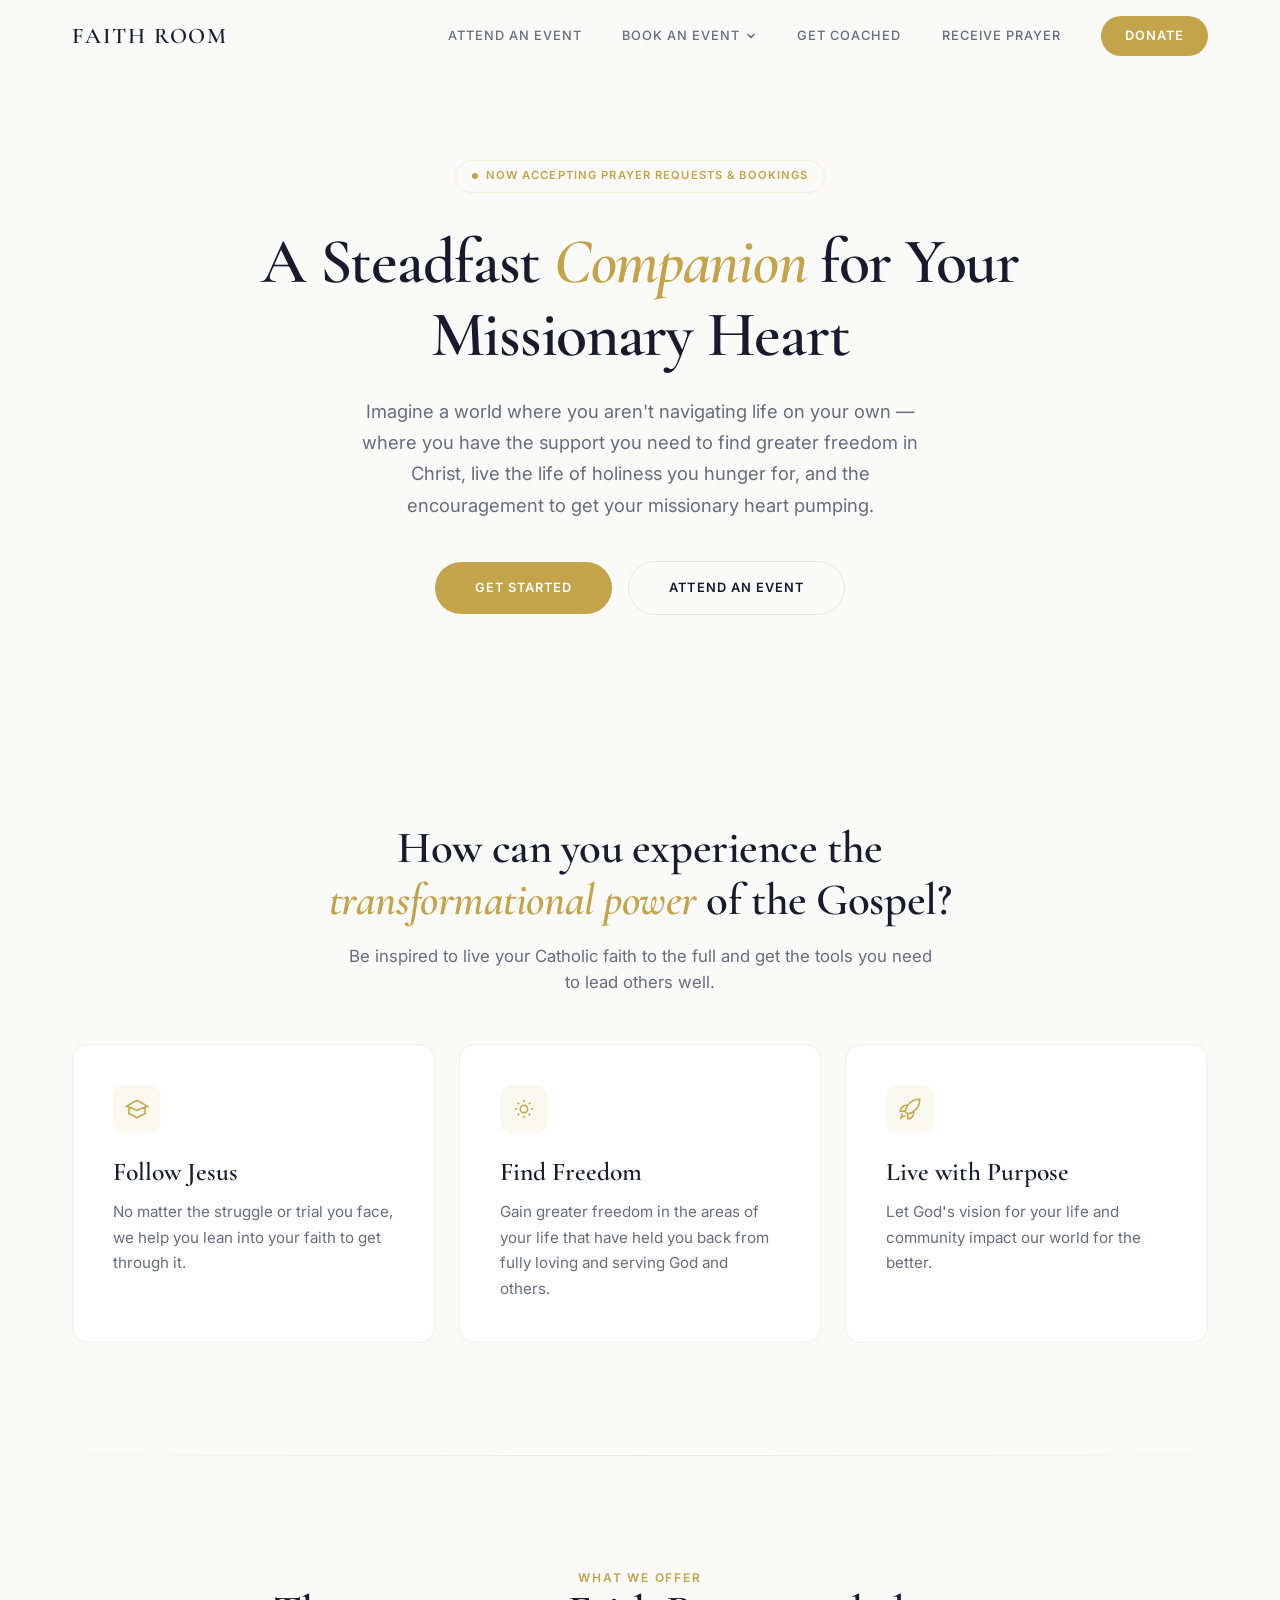
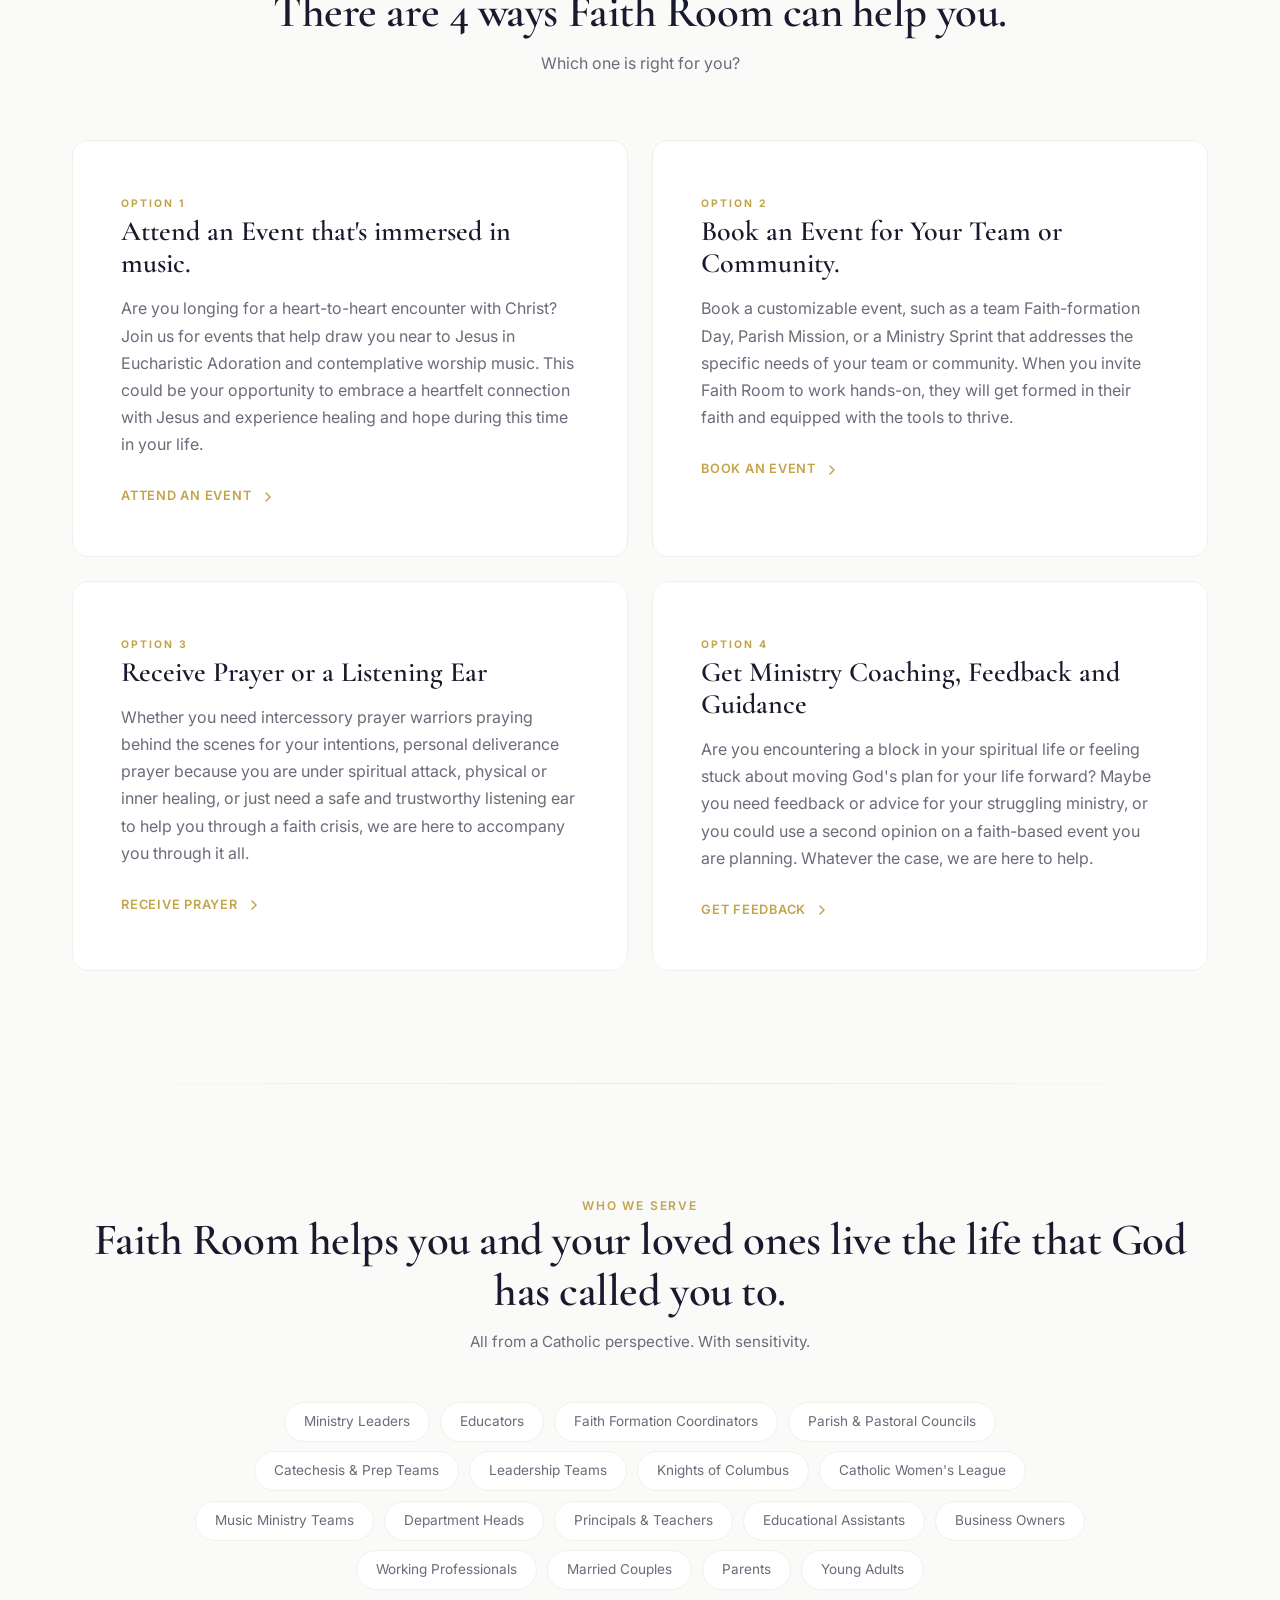
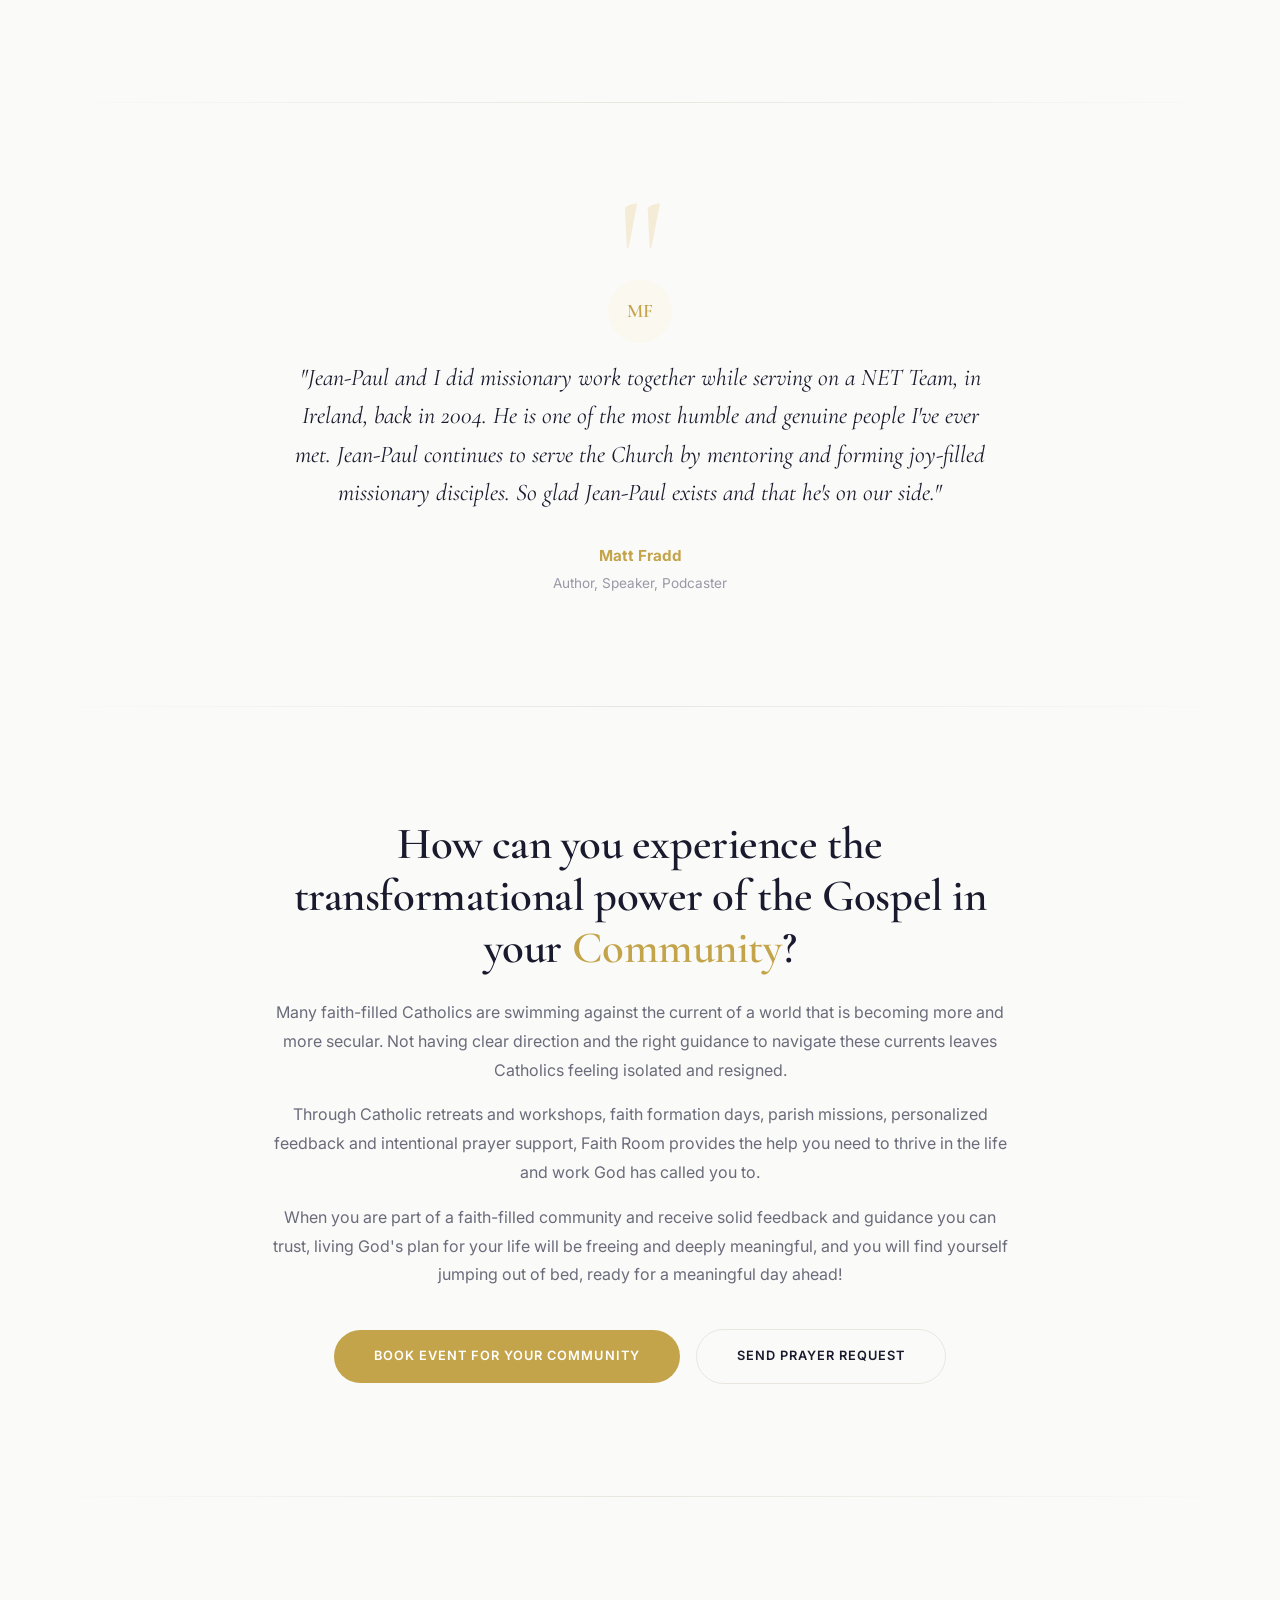
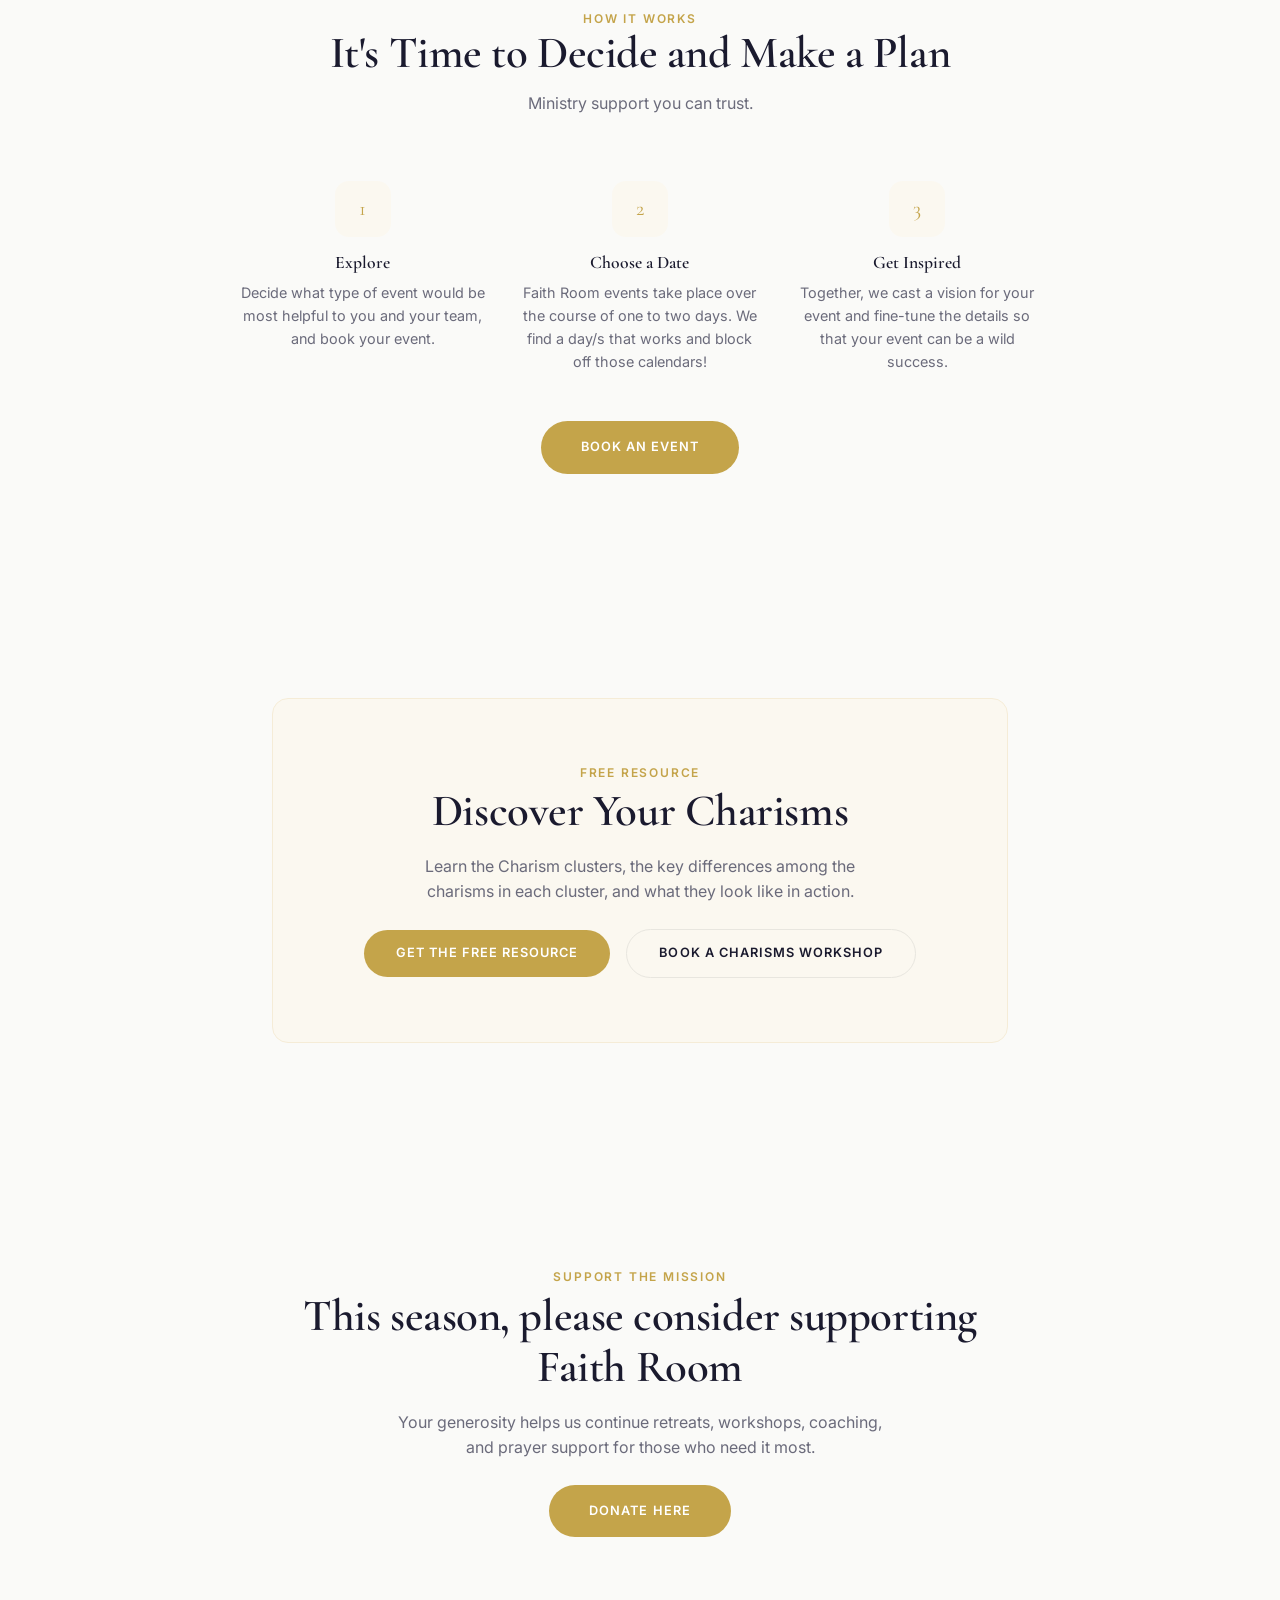
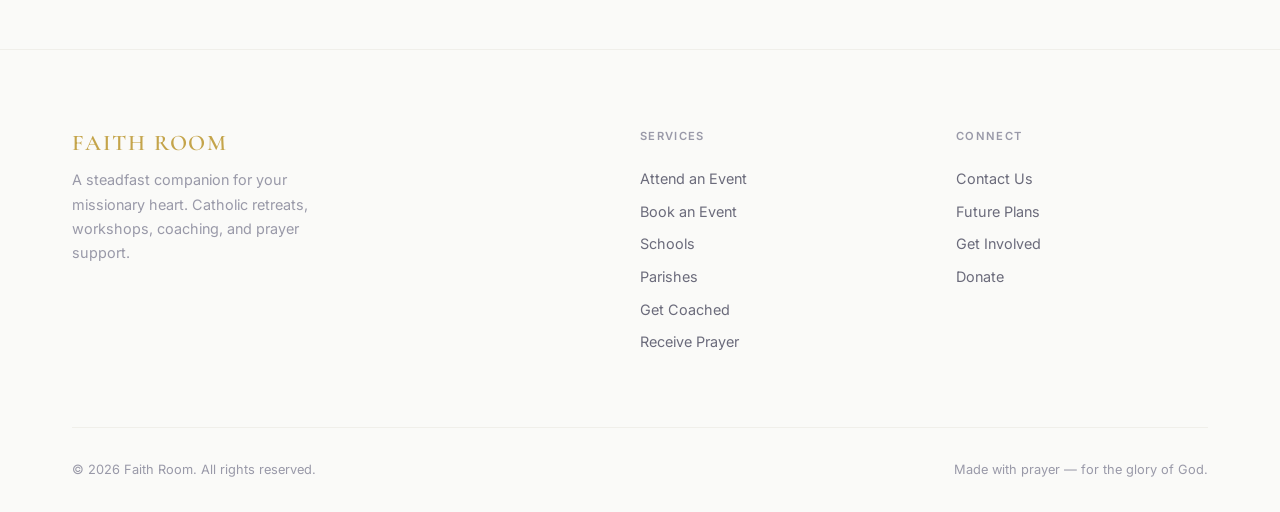
<file: index.html>
<!DOCTYPE html>
<html lang="en">
<head>
  <meta charset="UTF-8" />
  <meta name="viewport" content="width=device-width, initial-scale=1.0" />
  <meta name="description" content="Faith Room — Catholic retreats, workshops, coaching, and prayer support. A steadfast companion for your missionary heart." />
  <title>Faith Room — Catholic Retreats &amp; Spiritual Formation</title>
  <link rel="preconnect" href="https://fonts.googleapis.com" />
  <link rel="preconnect" href="https://fonts.gstatic.com" crossorigin />
  <link href="https://fonts.googleapis.com/css2?family=Cormorant+Garamond:ital,wght@0,400;0,500;0,600;0,700;1,400;1,500&family=Inter:wght@300;400;500;600;700&display=swap" rel="stylesheet" />
  <link rel="stylesheet" href="styles.css" />
</head>
<body>

<!-- Navigation -->
<nav class="nav" aria-label="Main navigation">
  <div class="nav-inner">
    <a href="index.html" class="nav-logo">FAITH ROOM</a>
    <div class="nav-links">
      <a href="attend.html">Attend an Event</a>
      <div class="dropdown">
        <a href="events.html" class="dropdown-toggle">
          Book an Event
          <svg viewBox="0 0 12 12" fill="none"><path d="M3 4.5L6 7.5L9 4.5" stroke="currentColor" stroke-width="1.5" stroke-linecap="round" stroke-linejoin="round"/></svg>
        </a>
        <div class="dropdown-menu">
          <a href="schools.html">Schools</a>
          <a href="parishes.html">Parishes</a>
        </div>
      </div>
      <a href="getcoached.html">Get Coached</a>
      <a href="prayer.html">Receive Prayer</a>
      <a href="donate.html" class="btn-donate">Donate</a>
    </div>
    <button class="nav-toggle" aria-label="Toggle menu">
      <span></span><span></span><span></span>
    </button>
  </div>
</nav>

<!-- Mobile Nav -->
<div class="mobile-nav">
  <a href="attend.html">Attend an Event</a>
  <a href="events.html">Book an Event</a>
  <a href="schools.html" class="sub-link">Schools</a>
  <a href="parishes.html" class="sub-link">Parishes</a>
  <a href="getcoached.html">Get Coached</a>
  <a href="prayer.html">Receive Prayer</a>
  <a href="donate.html">Donate</a>
</div>

<!-- Hero -->
<section class="hero" data-animate>
  <div class="container">
    <div class="hero-badge">
      <span class="dot"></span>
      Now accepting prayer requests &amp; bookings
    </div>
    <h1 class="delay-1">
      A Steadfast <span class="text-gold" style="font-style:italic;">Companion</span> for Your Missionary Heart
    </h1>
    <p class="delay-2">
      Imagine a world where you aren't navigating life on your own — where you have the support you need to find greater freedom in Christ, live the life of holiness you hunger for, and the encouragement to get your missionary heart pumping.
    </p>
    <div class="hero-buttons delay-3">
      <a href="getcoached.html" class="btn btn-primary btn-lg">Get Started</a>
      <a href="attend.html" class="btn btn-outline btn-lg">Attend an Event</a>
    </div>
  </div>
</section>

<!-- Mission -->
<section class="section" data-animate>
  <div class="container">
    <h2 style="text-align:center;margin-bottom:1rem;" class="delay-1">
      How can you experience the<br /><span class="text-gold" style="font-style:italic;">transformational power</span> of the Gospel?
    </h2>
    <p style="text-align:center;color:var(--text-muted);max-width:600px;margin:0 auto 3rem;font-size:1.05rem;" class="delay-1">
      Be inspired to live your Catholic faith to the full and get the tools you need to lead others well.
    </p>
    <div class="mission-grid delay-2">
      <div class="mission-card">
        <div class="icon-circle">
          <svg viewBox="0 0 24 24" fill="none" stroke="currentColor" stroke-width="1.5"><path d="M4.26 10.147a60.438 60.438 0 0 0-.491 6.347A48.62 48.62 0 0 1 12 20.904a48.62 48.62 0 0 1 8.232-4.41 60.46 60.46 0 0 0-.491-6.347m-15.482 0a50.636 50.636 0 0 0-2.658-.813A59.906 59.906 0 0 1 12 3.493a59.903 59.903 0 0 1 10.399 5.84c-.896.248-1.783.52-2.658.814m-15.482 0A50.717 50.717 0 0 1 12 13.489a50.702 50.702 0 0 1 7.74-3.342"/></svg>
        </div>
        <h3>Follow Jesus</h3>
        <p>No matter the struggle or trial you face, we help you lean into your faith to get through it.</p>
      </div>
      <div class="mission-card">
        <div class="icon-circle">
          <svg viewBox="0 0 24 24" fill="none" stroke="currentColor" stroke-width="1.5"><path d="M12 3v2.25m6.364.386-1.591 1.591M21 12h-2.25m-.386 6.364-1.591-1.591M12 18.75V21m-4.773-4.227-1.591 1.591M5.25 12H3m4.227-4.773L5.636 5.636M15.75 12a3.75 3.75 0 1 1-7.5 0 3.75 3.75 0 0 1 7.5 0Z"/></svg>
        </div>
        <h3>Find Freedom</h3>
        <p>Gain greater freedom in the areas of your life that have held you back from fully loving and serving God and others.</p>
      </div>
      <div class="mission-card">
        <div class="icon-circle">
          <svg viewBox="0 0 24 24" fill="none" stroke="currentColor" stroke-width="1.5"><path d="M15.59 14.37a6 6 0 0 1-5.84 7.38v-4.8m5.84-2.58a14.98 14.98 0 0 0 6.16-12.12A14.98 14.98 0 0 0 9.631 8.41m5.96 5.96a14.926 14.926 0 0 1-5.841 2.58m-.119-8.54a6 6 0 0 0-7.381 5.84h4.8m2.581-5.84a14.927 14.927 0 0 0-2.58 5.84m2.699 2.7c-.103.021-.207.041-.311.06a15.09 15.09 0 0 1-2.448-2.448 14.9 14.9 0 0 1 .06-.312m-2.24 2.39a4.493 4.493 0 0 0-1.757 4.306 4.493 4.493 0 0 1 4.306-1.758"/></svg>
        </div>
        <h3>Live with Purpose</h3>
        <p>Let God's vision for your life and community impact our world for the better.</p>
      </div>
    </div>
  </div>
</section>

<div class="divider"></div>

<!-- Services -->
<section id="services" class="section" data-animate>
  <div class="container">
    <p class="overline" style="text-align:center;">What We Offer</p>
    <h2 style="text-align:center;margin-bottom:.75rem;" class="delay-1">There are 4 ways Faith Room can help you.</h2>
    <p style="text-align:center;color:var(--text-muted);margin-bottom:4rem;" class="delay-1">Which one is right for you?</p>
    <div class="service-grid delay-2">
      <a href="attend.html" class="service-card">
        <span class="option-num">Option 1</span>
        <h3>Attend an Event that's immersed in music.</h3>
        <p>Are you longing for a heart-to-heart encounter with Christ? Join us for events that help draw you near to Jesus in Eucharistic Adoration and contemplative worship music. This could be your opportunity to embrace a heartfelt connection with Jesus and experience healing and hope during this time in your life.</p>
        <span class="service-link">Attend an Event <svg viewBox="0 0 16 16" fill="none"><path d="M6 4L10 8L6 12" stroke="currentColor" stroke-width="1.5" stroke-linecap="round" stroke-linejoin="round"/></svg></span>
      </a>
      <a href="events.html" class="service-card">
        <span class="option-num">Option 2</span>
        <h3>Book an Event for Your Team or Community.</h3>
        <p>Book a customizable event, such as a team Faith-formation Day, Parish Mission, or a Ministry Sprint that addresses the specific needs of your team or community. When you invite Faith Room to work hands-on, they will get formed in their faith and equipped with the tools to thrive.</p>
        <span class="service-link">Book an Event <svg viewBox="0 0 16 16" fill="none"><path d="M6 4L10 8L6 12" stroke="currentColor" stroke-width="1.5" stroke-linecap="round" stroke-linejoin="round"/></svg></span>
      </a>
      <a href="prayer.html" class="service-card">
        <span class="option-num">Option 3</span>
        <h3>Receive Prayer or a Listening Ear</h3>
        <p>Whether you need intercessory prayer warriors praying behind the scenes for your intentions, personal deliverance prayer because you are under spiritual attack, physical or inner healing, or just need a safe and trustworthy listening ear to help you through a faith crisis, we are here to accompany you through it all.</p>
        <span class="service-link">Receive Prayer <svg viewBox="0 0 16 16" fill="none"><path d="M6 4L10 8L6 12" stroke="currentColor" stroke-width="1.5" stroke-linecap="round" stroke-linejoin="round"/></svg></span>
      </a>
      <a href="getcoached.html" class="service-card">
        <span class="option-num">Option 4</span>
        <h3>Get Ministry Coaching, Feedback and Guidance</h3>
        <p>Are you encountering a block in your spiritual life or feeling stuck about moving God's plan for your life forward? Maybe you need feedback or advice for your struggling ministry, or you could use a second opinion on a faith-based event you are planning. Whatever the case, we are here to help.</p>
        <span class="service-link">Get Feedback <svg viewBox="0 0 16 16" fill="none"><path d="M6 4L10 8L6 12" stroke="currentColor" stroke-width="1.5" stroke-linecap="round" stroke-linejoin="round"/></svg></span>
      </a>
    </div>
  </div>
</section>

<div class="divider"></div>

<!-- Audience -->
<section id="audience" class="section" data-animate>
  <div class="container">
    <p class="overline" style="text-align:center;">Who We Serve</p>
    <h2 style="text-align:center;margin-bottom:.75rem;" class="delay-1">Faith Room helps you and your loved ones live the life that God has called you to.</h2>
    <p style="text-align:center;color:var(--text-muted);margin-bottom:3rem;font-size:0.95rem;" class="delay-1">All from a Catholic perspective. With sensitivity.</p>
    <div class="audience-grid delay-2">
      <span class="audience-tag">Ministry Leaders</span>
      <span class="audience-tag">Educators</span>
      <span class="audience-tag">Faith Formation Coordinators</span>
      <span class="audience-tag">Parish &amp; Pastoral Councils</span>
      <span class="audience-tag">Catechesis &amp; Prep Teams</span>
      <span class="audience-tag">Leadership Teams</span>
      <span class="audience-tag">Knights of Columbus</span>
      <span class="audience-tag">Catholic Women's League</span>
      <span class="audience-tag">Music Ministry Teams</span>
      <span class="audience-tag">Department Heads</span>
      <span class="audience-tag">Principals &amp; Teachers</span>
      <span class="audience-tag">Educational Assistants</span>
      <span class="audience-tag">Business Owners</span>
      <span class="audience-tag">Working Professionals</span>
      <span class="audience-tag">Married Couples</span>
      <span class="audience-tag">Parents</span>
      <span class="audience-tag">Young Adults</span>
    </div>
  </div>
</section>

<div class="divider"></div>

<!-- Testimony -->
<section id="testimony" class="section" data-animate>
  <div class="container-sm">
    <div class="testimony">
      <div class="quote-mark">"</div>
      <div class="avatar delay-1">MF</div>
      <blockquote class="delay-2">
        "Jean-Paul and I did missionary work together while serving on a NET Team, in Ireland, back in 2004. He is one of the most humble and genuine people I've ever met. Jean-Paul continues to serve the Church by mentoring and forming joy-filled missionary disciples. So glad Jean-Paul exists and that he's on our side."
      </blockquote>
      <cite class="delay-3">
        <strong>Matt Fradd</strong>
        <span>Author, Speaker, Podcaster</span>
      </cite>
    </div>
  </div>
</section>

<div class="divider"></div>

<!-- Community Impact -->
<section class="section" data-animate>
  <div class="container-sm" style="text-align:center;">
    <h2 class="delay-1">How can you experience the transformational power of the Gospel in your <span class="text-gold">Community</span>?</h2>
    <p style="color:var(--text-muted);line-height:1.8;margin-top:1.5rem;" class="delay-2">
      Many faith-filled Catholics are swimming against the current of a world that is becoming more and more secular. Not having clear direction and the right guidance to navigate these currents leaves Catholics feeling isolated and resigned.
    </p>
    <p style="color:var(--text-muted);line-height:1.8;margin-top:1rem;" class="delay-2">
      Through Catholic retreats and workshops, faith formation days, parish missions, personalized feedback and intentional prayer support, Faith Room provides the help you need to thrive in the life and work God has called you to.
    </p>
    <p style="color:var(--text-muted);line-height:1.8;margin-top:1rem;" class="delay-2">
      When you are part of a faith-filled community and receive solid feedback and guidance you can trust, living God's plan for your life will be freeing and deeply meaningful, and you will find yourself jumping out of bed, ready for a meaningful day ahead!
    </p>
    <div style="display:flex;align-items:center;justify-content:center;gap:1rem;margin-top:2.5rem;flex-wrap:wrap;" class="delay-3">
      <a href="events.html" class="btn btn-primary btn-lg">Book Event for Your Community</a>
      <a href="prayer.html" class="btn btn-outline btn-lg">Send Prayer Request</a>
    </div>
  </div>
</section>

<div class="divider"></div>

<!-- How It Works -->
<section class="section" data-animate>
  <div class="container">
    <p class="overline" style="text-align:center;">How It Works</p>
    <h2 style="text-align:center;margin-bottom:.75rem;" class="delay-1">It's Time to Decide and Make a Plan</h2>
    <p style="text-align:center;color:var(--text-muted);margin-bottom:4rem;" class="delay-1">Ministry support you can trust.</p>
    <div class="steps-grid delay-2">
      <div class="step-item">
        <div class="step-num">1</div>
        <h4>Explore</h4>
        <p>Decide what type of event would be most helpful to you and your team, and book your event.</p>
      </div>
      <div class="step-item">
        <div class="step-num">2</div>
        <h4>Choose a Date</h4>
        <p>Faith Room events take place over the course of one to two days. We find a day/s that works and block off those calendars!</p>
      </div>
      <div class="step-item">
        <div class="step-num">3</div>
        <h4>Get Inspired</h4>
        <p>Together, we cast a vision for your event and fine-tune the details so that your event can be a wild success.</p>
      </div>
    </div>
    <div style="text-align:center;margin-top:3rem;" class="delay-3">
      <a href="events.html" class="btn btn-primary btn-lg">Book an Event</a>
    </div>
  </div>
</section>

<!-- Free Resource CTA -->
<section class="section" data-animate>
  <div class="container-sm">
    <div class="cta-box delay-1">
      <p class="overline">Free Resource</p>
      <h2 style="margin-top:.25rem;margin-bottom:1rem;">Discover Your Charisms</h2>
      <p style="color:var(--text-muted);max-width:500px;margin:0 auto 1.5rem;">
        Learn the Charism clusters, the key differences among the charisms in each cluster, and what they look like in action.
      </p>
      <div style="display:flex;align-items:center;justify-content:center;gap:1rem;flex-wrap:wrap;">
        <a href="#" class="btn btn-primary">Get the Free Resource</a>
        <a href="events.html" class="btn btn-outline">Book a Charisms Workshop</a>
      </div>
    </div>
  </div>
</section>

<!-- Donate CTA -->
<section class="section" data-animate>
  <div class="container-sm" style="text-align:center;">
    <p class="overline delay-1">Support the Mission</p>
    <h2 class="delay-1" style="margin-top:.25rem;margin-bottom:1rem;">This season, please consider supporting Faith Room</h2>
    <p style="color:var(--text-muted);max-width:500px;margin:0 auto 1.5rem;" class="delay-2">
      Your generosity helps us continue retreats, workshops, coaching, and prayer support for those who need it most.
    </p>
    <div class="delay-3">
      <a href="donate.html" class="btn btn-primary btn-lg">Donate Here</a>
    </div>
  </div>
</section>

<!-- Footer -->
<footer class="footer">
  <div class="container">
    <div class="footer-grid">
      <div class="footer-brand">
        <h3>FAITH ROOM</h3>
        <p>A steadfast companion for your missionary heart. Catholic retreats, workshops, coaching, and prayer support.</p>
      </div>
      <div class="footer-col">
        <h4>Services</h4>
        <a href="attend.html">Attend an Event</a>
        <a href="events.html">Book an Event</a>
        <a href="schools.html">Schools</a>
        <a href="parishes.html">Parishes</a>
        <a href="getcoached.html">Get Coached</a>
        <a href="prayer.html">Receive Prayer</a>
      </div>
      <div class="footer-col">
        <h4>Connect</h4>
        <a href="contact.html">Contact Us</a>
        <a href="futureplans.html">Future Plans</a>
        <a href="getinvolved.html">Get Involved</a>
        <a href="donate.html">Donate</a>
      </div>
    </div>
    <div class="footer-bottom">
      <span>&copy; 2026 Faith Room. All rights reserved.</span>
      <span>Made with prayer &mdash; for the glory of God.</span>
    </div>
  </div>
</footer>

<button class="back-to-top" aria-label="Back to top">
  <svg viewBox="0 0 20 20" fill="none" stroke="currentColor" stroke-width="2" stroke-linecap="round" stroke-linejoin="round"><path d="M10 17V3M3 10l7-7 7 7"/></svg>
</button>

<script src="main.js"></script>
</body>
</html>
</file>
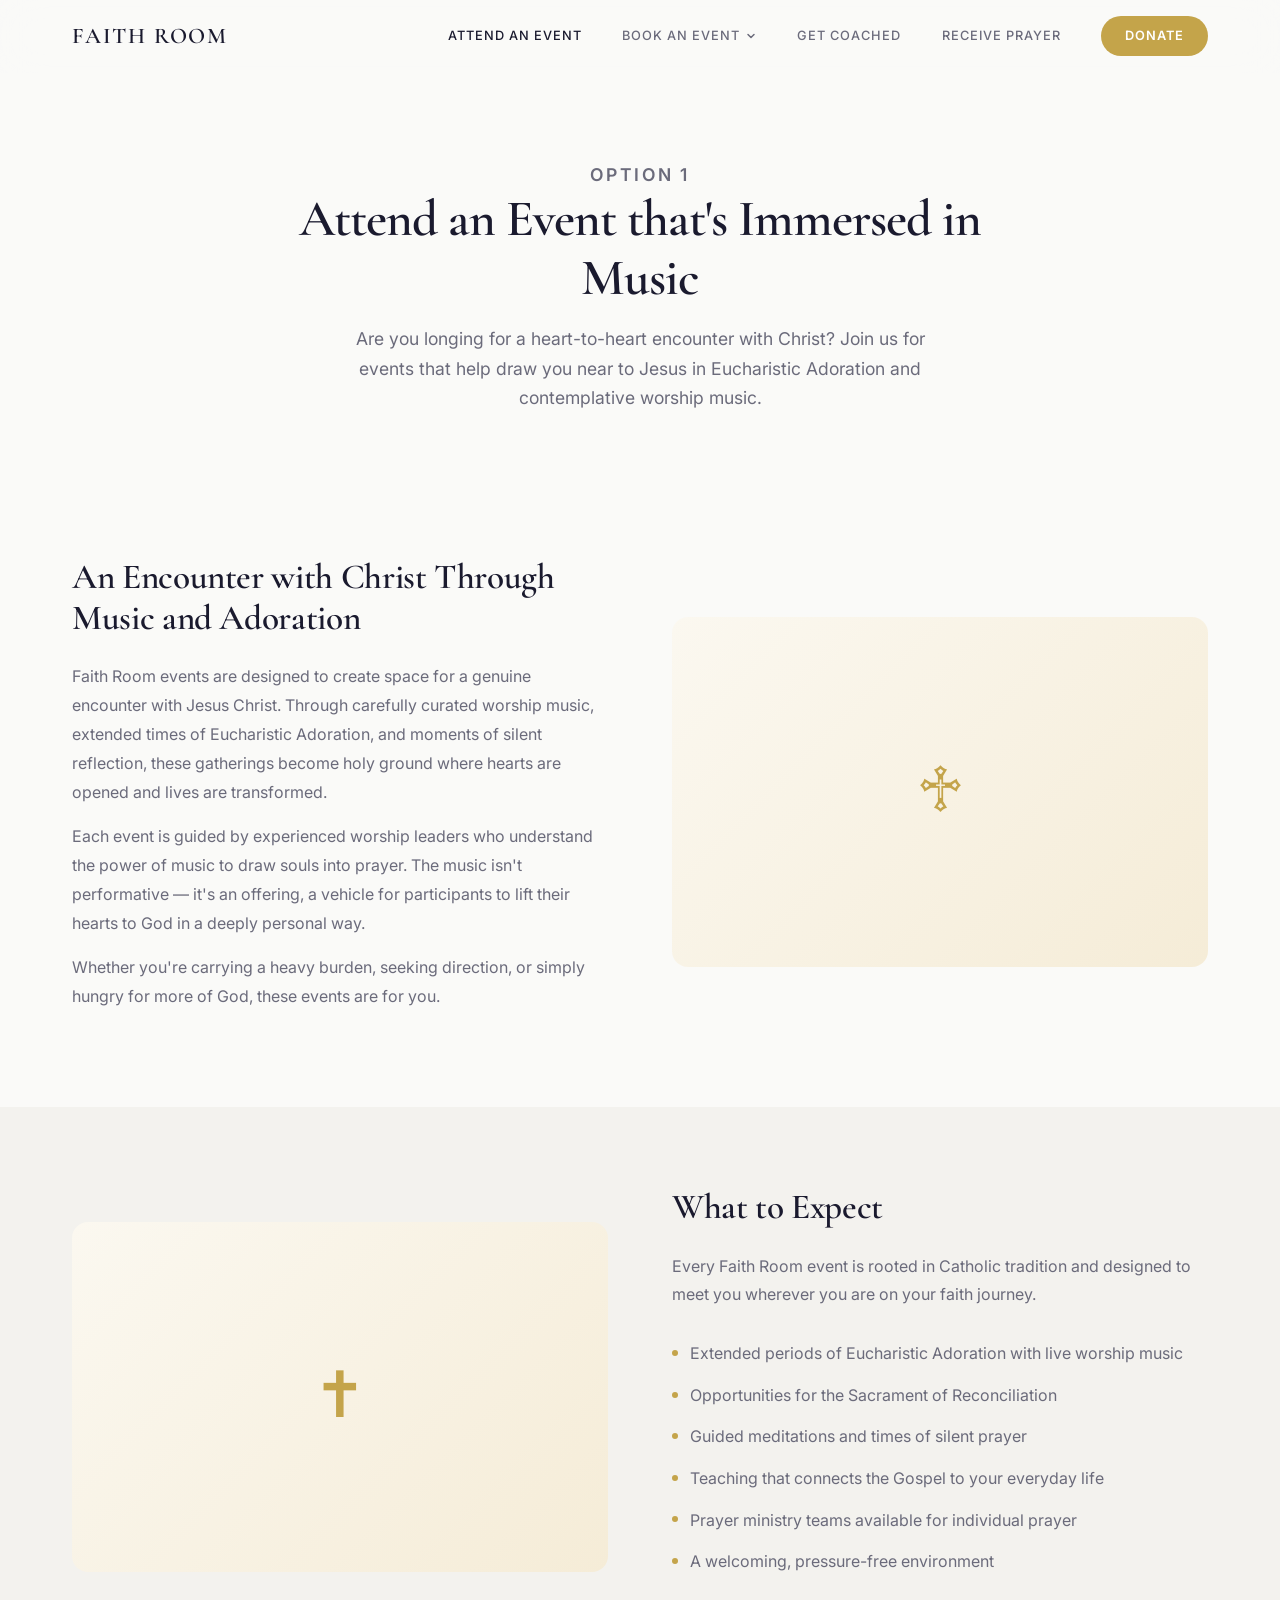
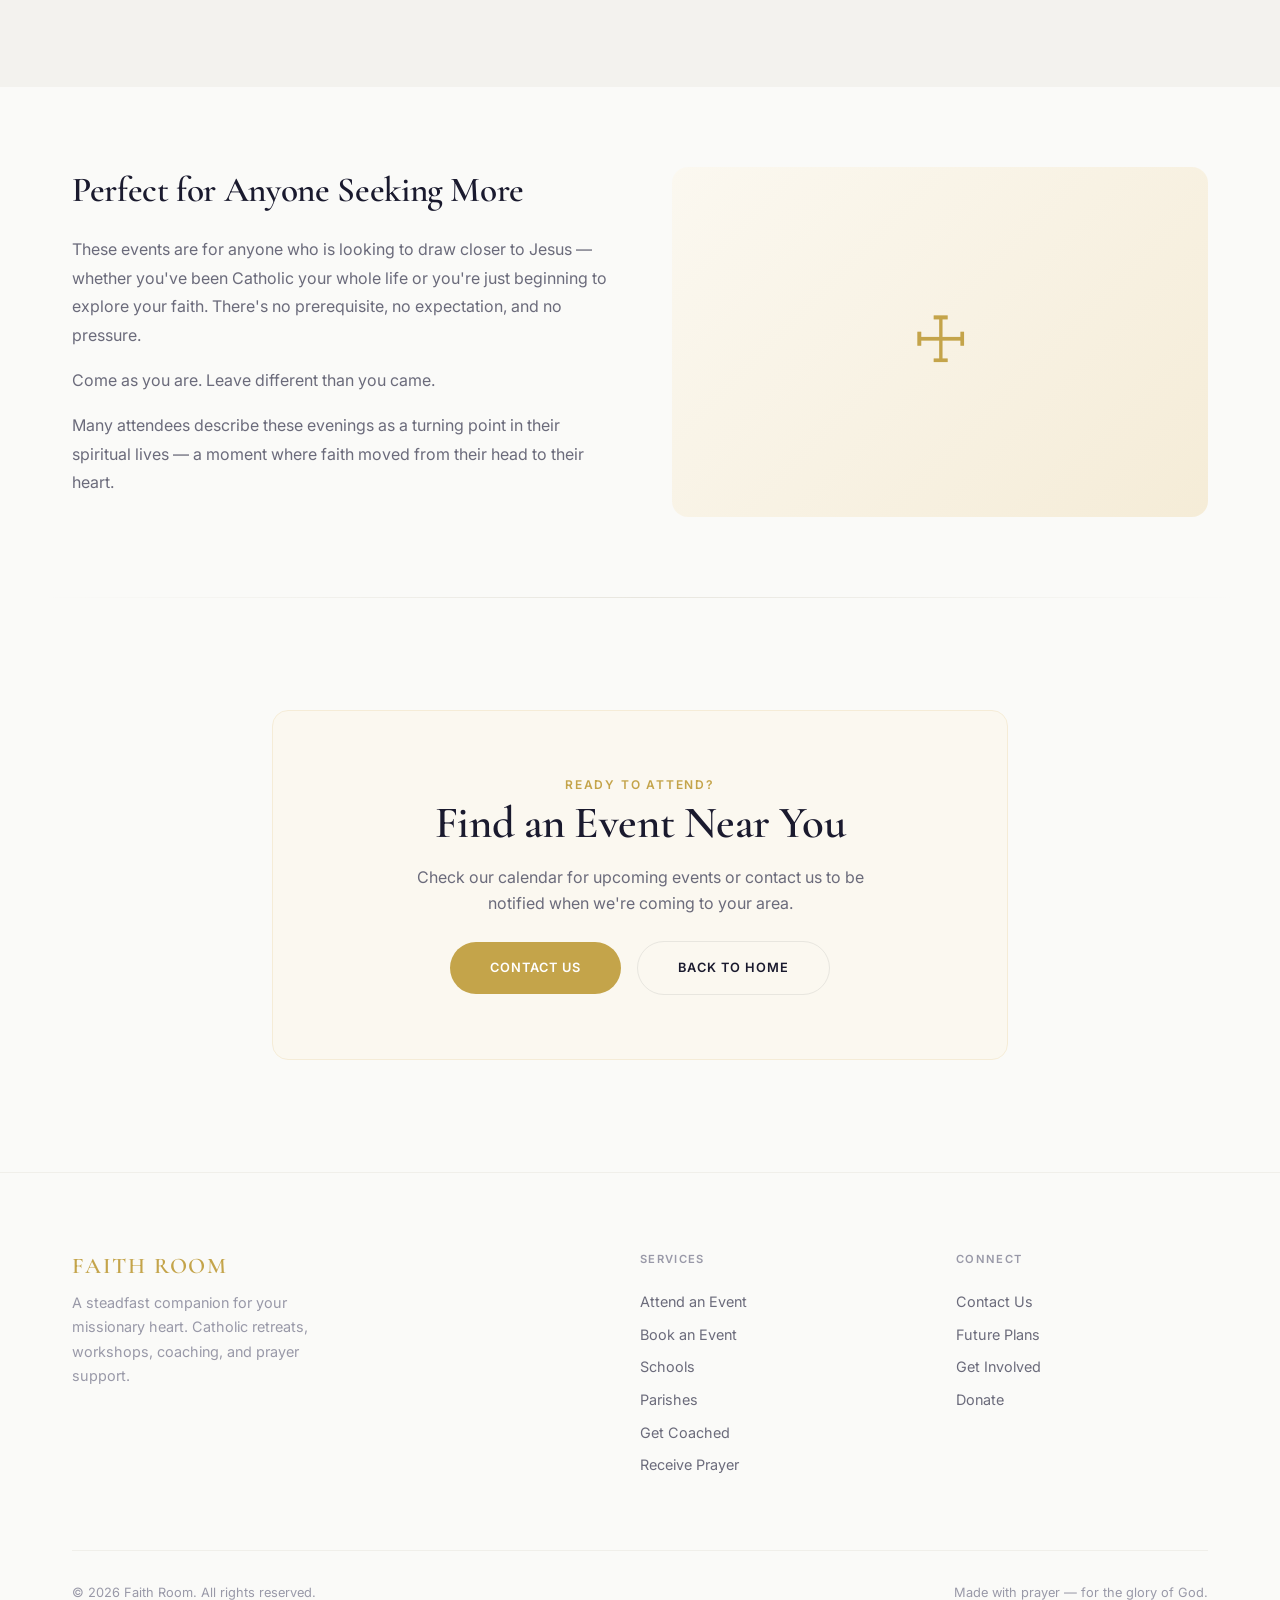
<file: attend.html>
<!DOCTYPE html>
<html lang="en">
<head>
  <meta charset="UTF-8" />
  <meta name="viewport" content="width=device-width, initial-scale=1.0" />
  <meta name="description" content="Attend a Faith Room event immersed in music and Eucharistic Adoration. Encounter Christ through contemplative worship." />
  <title>Attend an Event — Faith Room</title>
  <link rel="preconnect" href="https://fonts.googleapis.com" />
  <link rel="preconnect" href="https://fonts.gstatic.com" crossorigin />
  <link href="https://fonts.googleapis.com/css2?family=Cormorant+Garamond:ital,wght@0,400;0,500;0,600;0,700;1,400;1,500&family=Inter:wght@300;400;500;600;700&display=swap" rel="stylesheet" />
  <link rel="stylesheet" href="styles.css" />
</head>
<body>

<nav class="nav" aria-label="Main navigation">
  <div class="nav-inner">
    <a href="index.html" class="nav-logo">FAITH ROOM</a>
    <div class="nav-links">
      <a href="attend.html">Attend an Event</a>
      <div class="dropdown">
        <a href="events.html" class="dropdown-toggle">
          Book an Event
          <svg viewBox="0 0 12 12" fill="none"><path d="M3 4.5L6 7.5L9 4.5" stroke="currentColor" stroke-width="1.5" stroke-linecap="round" stroke-linejoin="round"/></svg>
        </a>
        <div class="dropdown-menu">
          <a href="schools.html">Schools</a>
          <a href="parishes.html">Parishes</a>
        </div>
      </div>
      <a href="getcoached.html">Get Coached</a>
      <a href="prayer.html">Receive Prayer</a>
      <a href="donate.html" class="btn-donate">Donate</a>
    </div>
    <button class="nav-toggle" aria-label="Toggle menu">
      <span></span><span></span><span></span>
    </button>
  </div>
</nav>

<div class="mobile-nav">
  <a href="attend.html">Attend an Event</a>
  <a href="events.html">Book an Event</a>
  <a href="schools.html" class="sub-link">Schools</a>
  <a href="parishes.html" class="sub-link">Parishes</a>
  <a href="getcoached.html">Get Coached</a>
  <a href="prayer.html">Receive Prayer</a>
  <a href="donate.html">Donate</a>
</div>

<!-- Page Header -->
<section class="page-header" data-animate>
  <div class="container-sm">
    <p class="overline delay-1">Option 1</p>
    <h1 class="delay-1">Attend an Event that's Immersed in Music</h1>
    <p class="delay-2">Are you longing for a heart-to-heart encounter with Christ? Join us for events that help draw you near to Jesus in Eucharistic Adoration and contemplative worship music.</p>
  </div>
</section>

<!-- Content Block 1 -->
<section class="content-block" data-animate>
  <div class="container">
    <div class="content-row">
      <div class="content-text delay-1">
        <h2>An Encounter with Christ Through Music and Adoration</h2>
        <p>Faith Room events are designed to create space for a genuine encounter with Jesus Christ. Through carefully curated worship music, extended times of Eucharistic Adoration, and moments of silent reflection, these gatherings become holy ground where hearts are opened and lives are transformed.</p>
        <p>Each event is guided by experienced worship leaders who understand the power of music to draw souls into prayer. The music isn't performative — it's an offering, a vehicle for participants to lift their hearts to God in a deeply personal way.</p>
        <p>Whether you're carrying a heavy burden, seeking direction, or simply hungry for more of God, these events are for you.</p>
      </div>
      <div class="content-image placeholder delay-2">
        ♱
      </div>
    </div>
  </div>
</section>

<!-- Content Block 2 -->
<section class="content-block alt" data-animate>
  <div class="container">
    <div class="content-row reverse">
      <div class="content-text delay-1">
        <h2>What to Expect</h2>
        <p>Every Faith Room event is rooted in Catholic tradition and designed to meet you wherever you are on your faith journey.</p>
        <ul>
          <li>Extended periods of Eucharistic Adoration with live worship music</li>
          <li>Opportunities for the Sacrament of Reconciliation</li>
          <li>Guided meditations and times of silent prayer</li>
          <li>Teaching that connects the Gospel to your everyday life</li>
          <li>Prayer ministry teams available for individual prayer</li>
          <li>A welcoming, pressure-free environment</li>
        </ul>
      </div>
      <div class="content-image placeholder delay-2">
        ✝
      </div>
    </div>
  </div>
</section>

<!-- Content Block 3 -->
<section class="content-block" data-animate>
  <div class="container">
    <div class="content-row">
      <div class="content-text delay-1">
        <h2>Perfect for Anyone Seeking More</h2>
        <p>These events are for anyone who is looking to draw closer to Jesus — whether you've been Catholic your whole life or you're just beginning to explore your faith. There's no prerequisite, no expectation, and no pressure.</p>
        <p>Come as you are. Leave different than you came.</p>
        <p>Many attendees describe these evenings as a turning point in their spiritual lives — a moment where faith moved from their head to their heart.</p>
      </div>
      <div class="content-image placeholder delay-2">
        ☩
      </div>
    </div>
  </div>
</section>

<!-- CTA -->
<div class="divider"></div>
<section class="section" data-animate>
  <div class="container-sm">
    <div class="cta-box delay-1">
      <p class="overline">Ready to Attend?</p>
      <h2 style="margin-top:.25rem;margin-bottom:1rem;">Find an Event Near You</h2>
      <p style="color:var(--text-muted);max-width:500px;margin:0 auto 1.5rem;">
        Check our calendar for upcoming events or contact us to be notified when we're coming to your area.
      </p>
      <div style="display:flex;align-items:center;justify-content:center;gap:1rem;flex-wrap:wrap;">
        <a href="contact.html" class="btn btn-primary btn-lg">Contact Us</a>
        <a href="index.html" class="btn btn-outline btn-lg">Back to Home</a>
      </div>
    </div>
  </div>
</section>

<footer class="footer">
  <div class="container">
    <div class="footer-grid">
      <div class="footer-brand">
        <h3>FAITH ROOM</h3>
        <p>A steadfast companion for your missionary heart. Catholic retreats, workshops, coaching, and prayer support.</p>
      </div>
      <div class="footer-col">
        <h4>Services</h4>
        <a href="attend.html">Attend an Event</a>
        <a href="events.html">Book an Event</a>
        <a href="schools.html">Schools</a>
        <a href="parishes.html">Parishes</a>
        <a href="getcoached.html">Get Coached</a>
        <a href="prayer.html">Receive Prayer</a>
      </div>
      <div class="footer-col">
        <h4>Connect</h4>
        <a href="contact.html">Contact Us</a>
        <a href="futureplans.html">Future Plans</a>
        <a href="getinvolved.html">Get Involved</a>
        <a href="donate.html">Donate</a>
      </div>
    </div>
    <div class="footer-bottom">
      <span>&copy; 2026 Faith Room. All rights reserved.</span>
      <span>Made with prayer &mdash; for the glory of God.</span>
    </div>
  </div>
</footer>

<button class="back-to-top" aria-label="Back to top">
  <svg viewBox="0 0 20 20" fill="none" stroke="currentColor" stroke-width="2" stroke-linecap="round" stroke-linejoin="round"><path d="M10 17V3M3 10l7-7 7 7"/></svg>
</button>

<script src="main.js"></script>
</body>
</html>
</file>
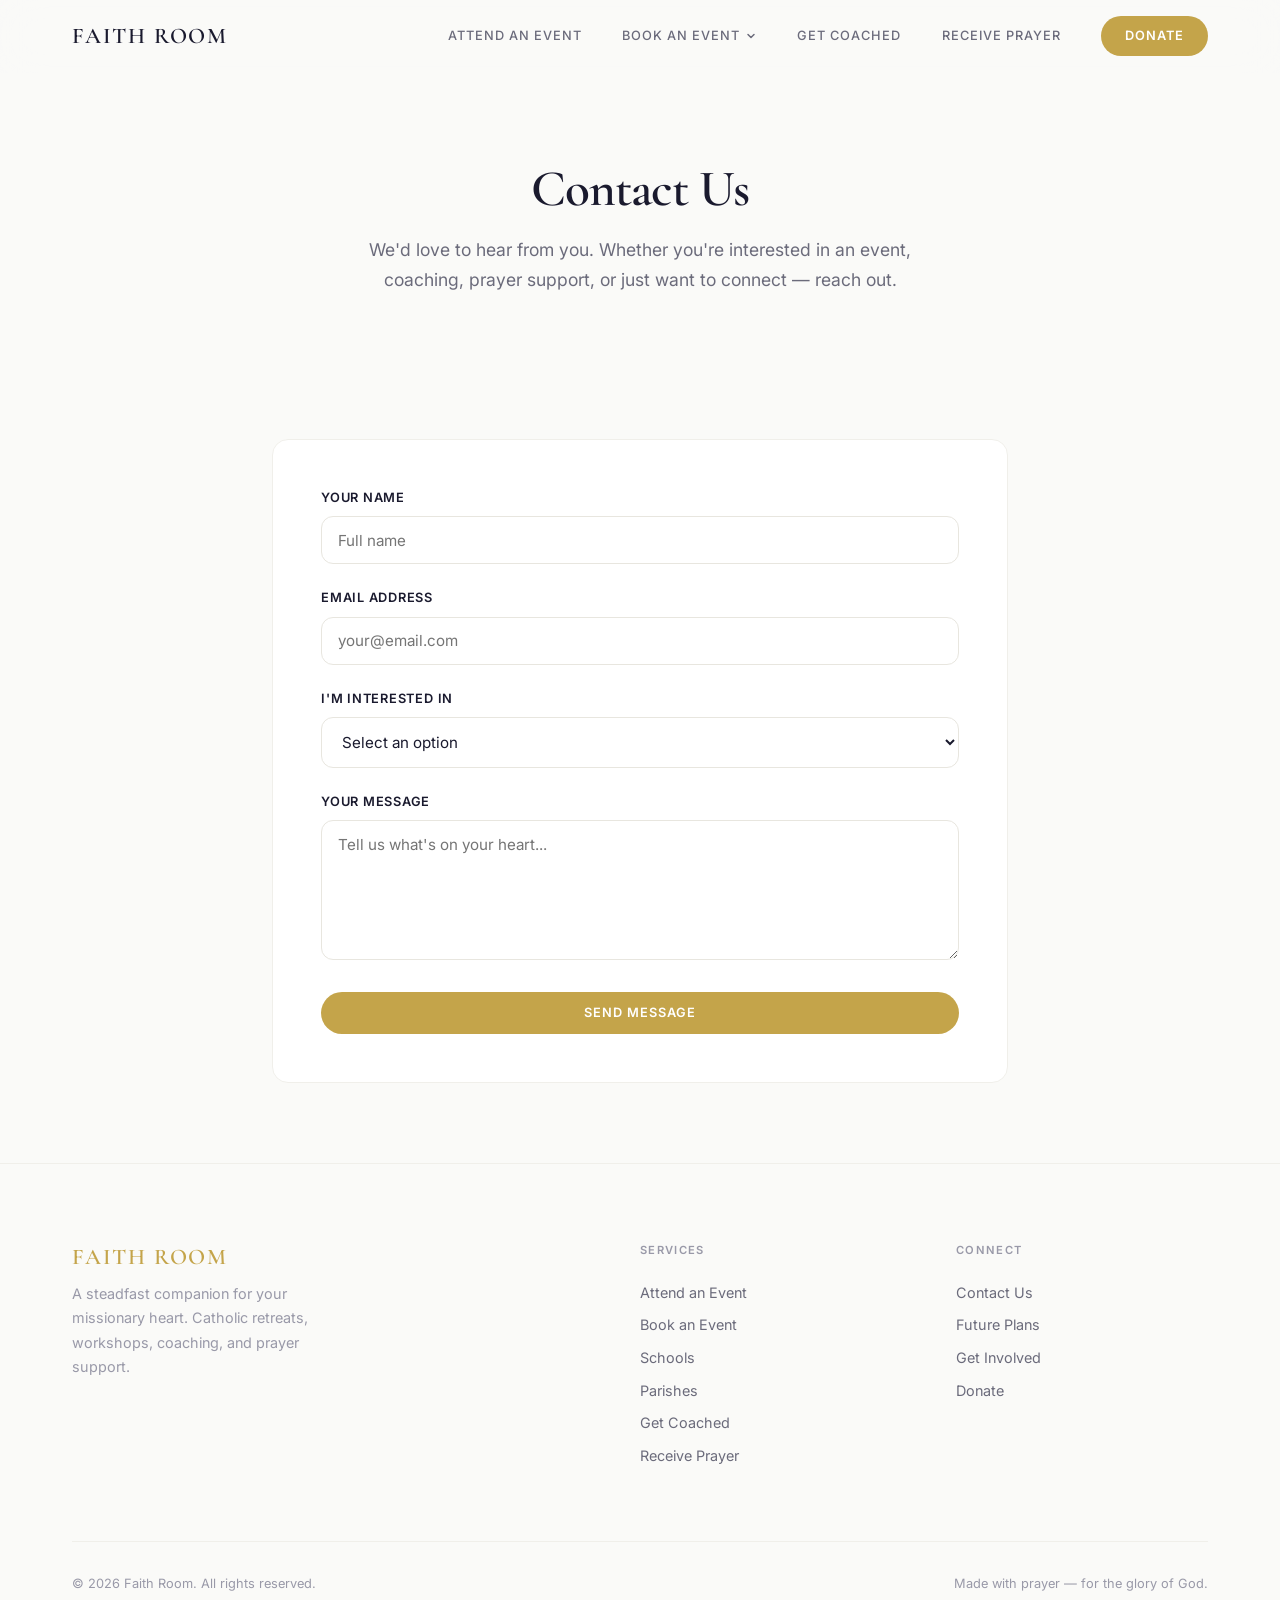
<file: contact.html>
<!DOCTYPE html>
<html lang="en">
<head>
  <meta charset="UTF-8" />
  <meta name="viewport" content="width=device-width, initial-scale=1.0" />
  <meta name="description" content="Contact Faith Room — get in touch about retreats, events, coaching, prayer support, or general inquiries." />
  <title>Contact — Faith Room</title>
  <link rel="preconnect" href="https://fonts.googleapis.com" />
  <link rel="preconnect" href="https://fonts.gstatic.com" crossorigin />
  <link href="https://fonts.googleapis.com/css2?family=Cormorant+Garamond:ital,wght@0,400;0,500;0,600;0,700;1,400;1,500&family=Inter:wght@300;400;500;600;700&display=swap" rel="stylesheet" />
  <link rel="stylesheet" href="styles.css" />
</head>
<body>

<nav class="nav" aria-label="Main navigation">
  <div class="nav-inner">
    <a href="index.html" class="nav-logo">FAITH ROOM</a>
    <div class="nav-links">
      <a href="attend.html">Attend an Event</a>
      <div class="dropdown">
        <a href="events.html" class="dropdown-toggle">
          Book an Event
          <svg viewBox="0 0 12 12" fill="none"><path d="M3 4.5L6 7.5L9 4.5" stroke="currentColor" stroke-width="1.5" stroke-linecap="round" stroke-linejoin="round"/></svg>
        </a>
        <div class="dropdown-menu">
          <a href="schools.html">Schools</a>
          <a href="parishes.html">Parishes</a>
        </div>
      </div>
      <a href="getcoached.html">Get Coached</a>
      <a href="prayer.html">Receive Prayer</a>
      <a href="donate.html" class="btn-donate">Donate</a>
    </div>
    <button class="nav-toggle" aria-label="Toggle menu">
      <span></span><span></span><span></span>
    </button>
  </div>
</nav>

<div class="mobile-nav">
  <a href="attend.html">Attend an Event</a>
  <a href="events.html">Book an Event</a>
  <a href="schools.html" class="sub-link">Schools</a>
  <a href="parishes.html" class="sub-link">Parishes</a>
  <a href="getcoached.html">Get Coached</a>
  <a href="prayer.html">Receive Prayer</a>
  <a href="donate.html">Donate</a>
</div>

<section class="page-header" data-animate>
  <div class="container-sm">
    <h1 class="delay-1">Contact Us</h1>
    <p class="delay-2">We'd love to hear from you. Whether you're interested in an event, coaching, prayer support, or just want to connect — reach out.</p>
  </div>
</section>

<section class="section-sm" data-animate>
  <div class="container-sm">
    <div style="background:var(--white);border:1px solid var(--border-light);border-radius:var(--radius-lg);padding:3rem;" class="delay-2">
      <form>
        <div class="form-group">
          <label for="name">Your Name</label>
          <input type="text" id="name" placeholder="Full name" required />
        </div>
        <div class="form-group">
          <label for="email">Email Address</label>
          <input type="email" id="email" placeholder="your@email.com" required />
        </div>
        <div class="form-group">
          <label for="interest">I'm Interested In</label>
          <select id="interest">
            <option value="">Select an option</option>
            <option value="attend">Attending an Event</option>
            <option value="book">Booking an Event</option>
            <option value="schools">School Programs</option>
            <option value="parishes">Parish Programs</option>
            <option value="coaching">Coaching &amp; Feedback</option>
            <option value="prayer">Prayer Request</option>
            <option value="donate">Donating</option>
            <option value="other">Other</option>
          </select>
        </div>
        <div class="form-group">
          <label for="message">Your Message</label>
          <textarea id="message" placeholder="Tell us what's on your heart..." required></textarea>
        </div>
        <button type="submit" class="btn btn-primary" style="width:100%;">Send Message</button>
      </form>
    </div>
  </div>
</section>

<footer class="footer">
  <div class="container">
    <div class="footer-grid">
      <div class="footer-brand">
        <h3>FAITH ROOM</h3>
        <p>A steadfast companion for your missionary heart. Catholic retreats, workshops, coaching, and prayer support.</p>
      </div>
      <div class="footer-col">
        <h4>Services</h4>
        <a href="attend.html">Attend an Event</a>
        <a href="events.html">Book an Event</a>
        <a href="schools.html">Schools</a>
        <a href="parishes.html">Parishes</a>
        <a href="getcoached.html">Get Coached</a>
        <a href="prayer.html">Receive Prayer</a>
      </div>
      <div class="footer-col">
        <h4>Connect</h4>
        <a href="contact.html">Contact Us</a>
        <a href="futureplans.html">Future Plans</a>
        <a href="getinvolved.html">Get Involved</a>
        <a href="donate.html">Donate</a>
      </div>
    </div>
    <div class="footer-bottom">
      <span>&copy; 2026 Faith Room. All rights reserved.</span>
      <span>Made with prayer &mdash; for the glory of God.</span>
    </div>
  </div>
</footer>

<button class="back-to-top" aria-label="Back to top">
  <svg viewBox="0 0 20 20" fill="none" stroke="currentColor" stroke-width="2" stroke-linecap="round" stroke-linejoin="round"><path d="M10 17V3M3 10l7-7 7 7"/></svg>
</button>

<script src="main.js"></script>
</body>
</html>
</file>
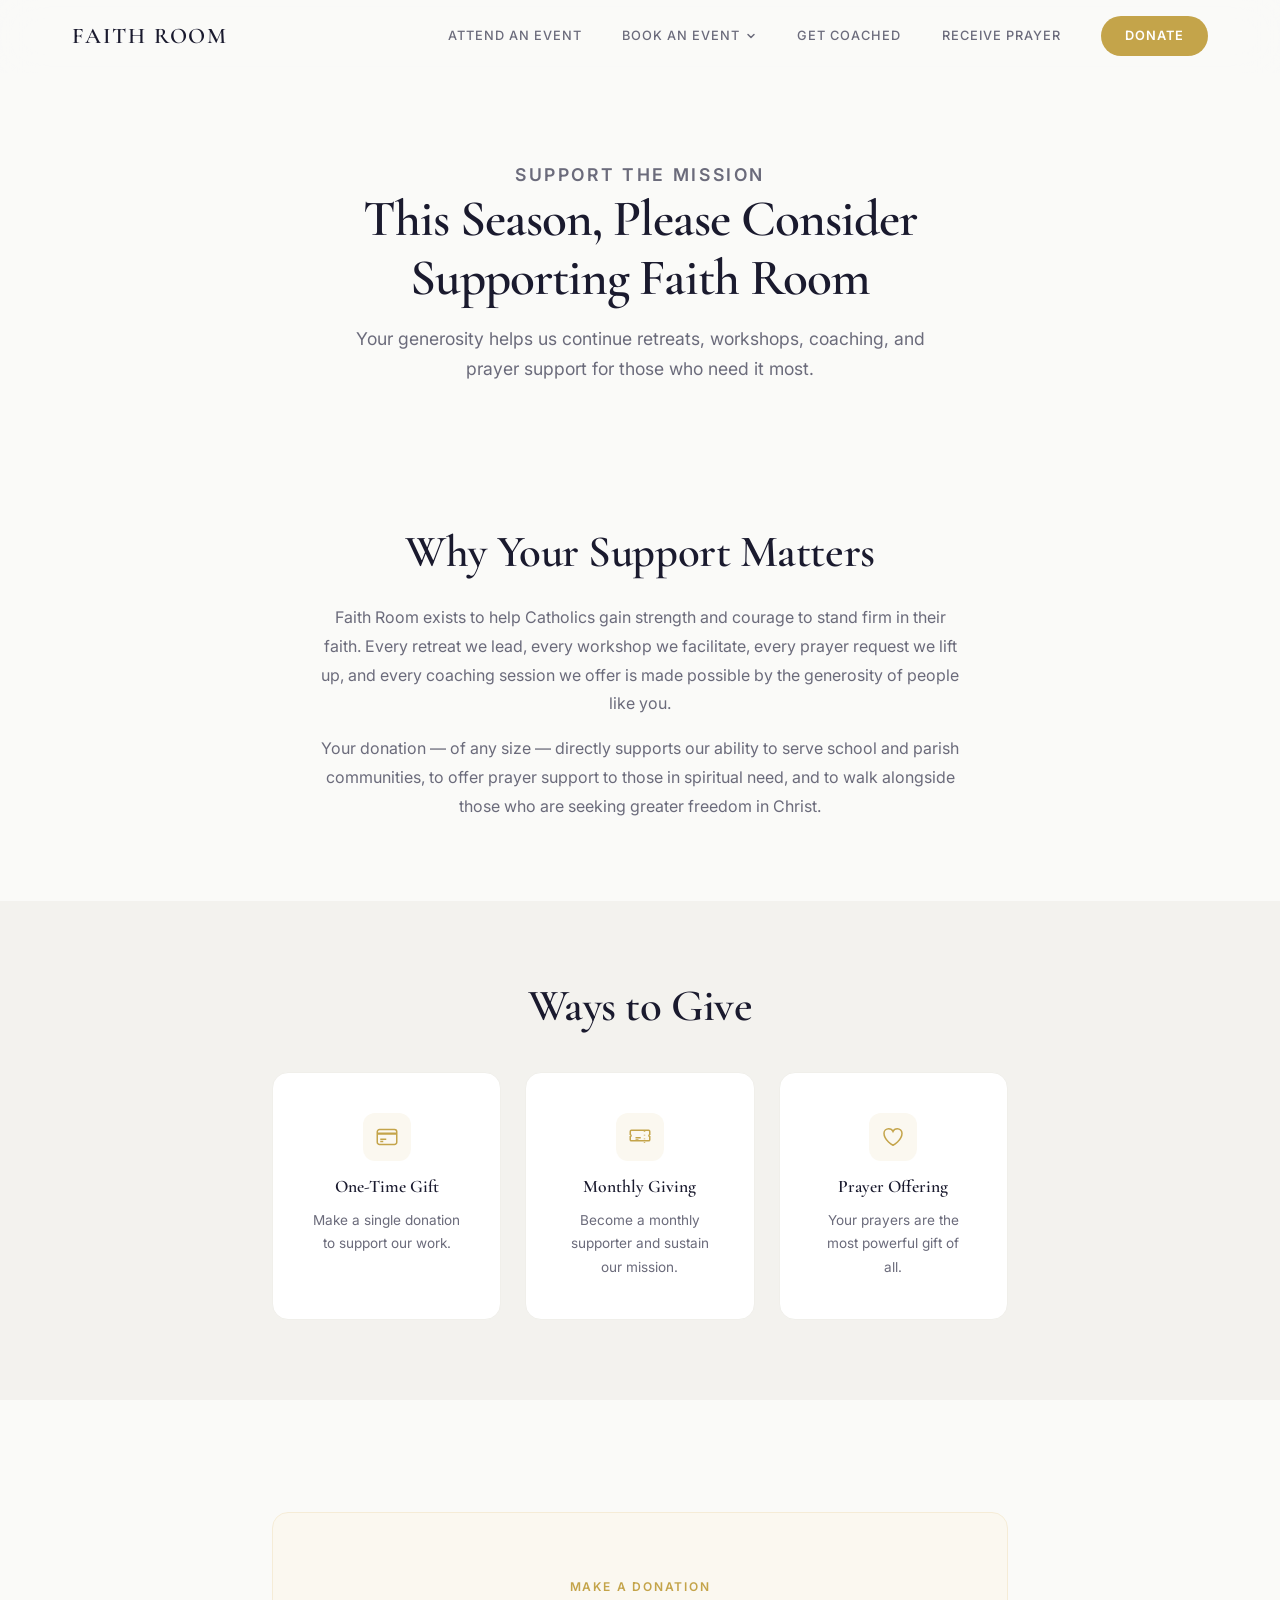
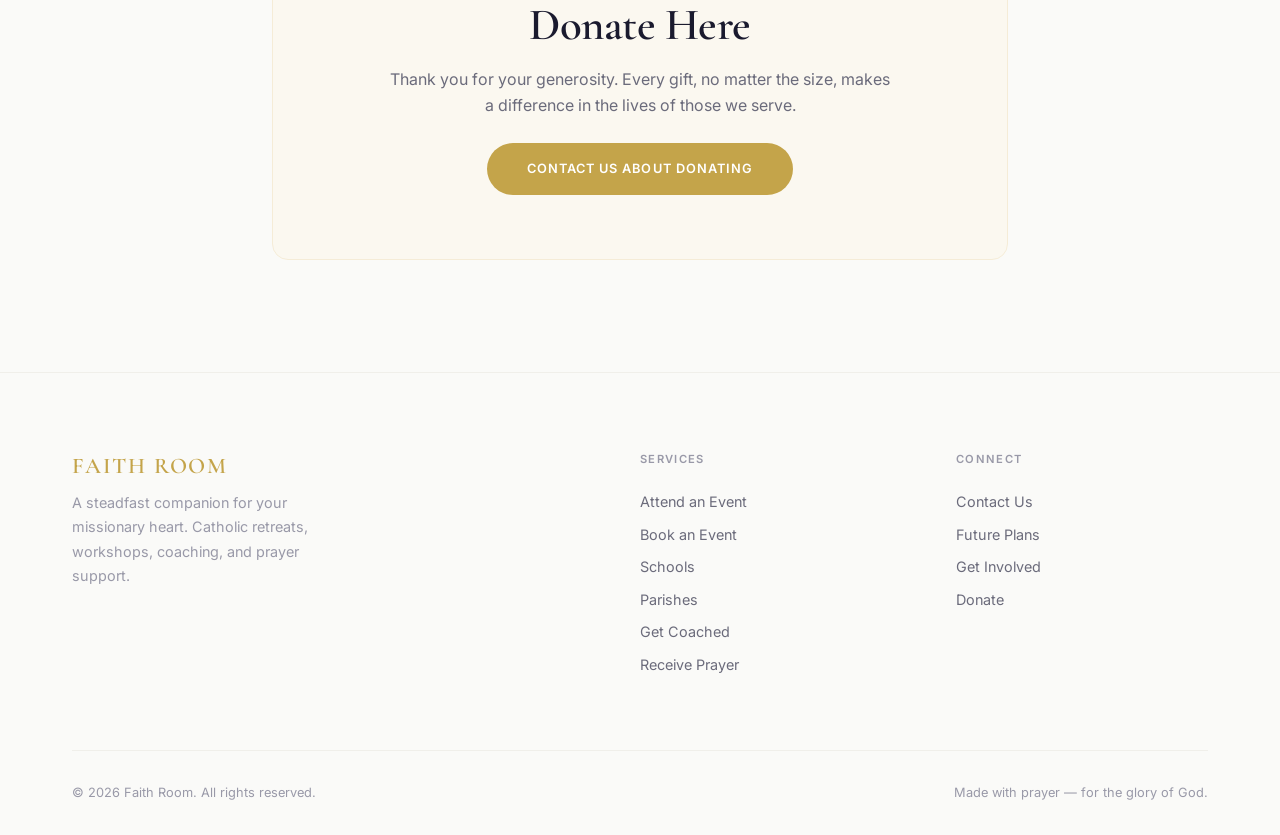
<file: donate.html>
<!DOCTYPE html>
<html lang="en">
<head>
  <meta charset="UTF-8" />
  <meta name="viewport" content="width=device-width, initial-scale=1.0" />
  <meta name="description" content="Support Faith Room. Your generosity helps us continue retreats, workshops, coaching, and prayer support for those who need it most." />
  <title>Donate — Faith Room</title>
  <link rel="preconnect" href="https://fonts.googleapis.com" />
  <link rel="preconnect" href="https://fonts.gstatic.com" crossorigin />
  <link href="https://fonts.googleapis.com/css2?family=Cormorant+Garamond:ital,wght@0,400;0,500;0,600;0,700;1,400;1,500&family=Inter:wght@300;400;500;600;700&display=swap" rel="stylesheet" />
  <link rel="stylesheet" href="styles.css" />
</head>
<body>

<nav class="nav" aria-label="Main navigation">
  <div class="nav-inner">
    <a href="index.html" class="nav-logo">FAITH ROOM</a>
    <div class="nav-links">
      <a href="attend.html">Attend an Event</a>
      <div class="dropdown">
        <a href="events.html" class="dropdown-toggle">
          Book an Event
          <svg viewBox="0 0 12 12" fill="none"><path d="M3 4.5L6 7.5L9 4.5" stroke="currentColor" stroke-width="1.5" stroke-linecap="round" stroke-linejoin="round"/></svg>
        </a>
        <div class="dropdown-menu">
          <a href="schools.html">Schools</a>
          <a href="parishes.html">Parishes</a>
        </div>
      </div>
      <a href="getcoached.html">Get Coached</a>
      <a href="prayer.html">Receive Prayer</a>
      <a href="donate.html" class="btn-donate">Donate</a>
    </div>
    <button class="nav-toggle" aria-label="Toggle menu">
      <span></span><span></span><span></span>
    </button>
  </div>
</nav>

<div class="mobile-nav">
  <a href="attend.html">Attend an Event</a>
  <a href="events.html">Book an Event</a>
  <a href="schools.html" class="sub-link">Schools</a>
  <a href="parishes.html" class="sub-link">Parishes</a>
  <a href="getcoached.html">Get Coached</a>
  <a href="prayer.html">Receive Prayer</a>
  <a href="donate.html">Donate</a>
</div>

<section class="page-header" data-animate>
  <div class="container-sm">
    <p class="overline delay-1">Support the Mission</p>
    <h1 class="delay-1">This Season, Please Consider Supporting Faith Room</h1>
    <p class="delay-2">Your generosity helps us continue retreats, workshops, coaching, and prayer support for those who need it most.</p>
  </div>
</section>

<section class="content-block" data-animate>
  <div class="container-sm" style="text-align:center;">
    <h2 class="delay-1">Why Your Support Matters</h2>
    <p style="color:var(--text-muted);line-height:1.8;max-width:650px;margin:1.5rem auto 0;" class="delay-2">
      Faith Room exists to help Catholics gain strength and courage to stand firm in their faith. Every retreat we lead, every workshop we facilitate, every prayer request we lift up, and every coaching session we offer is made possible by the generosity of people like you.
    </p>
    <p style="color:var(--text-muted);line-height:1.8;max-width:650px;margin:1rem auto 0;" class="delay-2">
      Your donation — of any size — directly supports our ability to serve school and parish communities, to offer prayer support to those in spiritual need, and to walk alongside those who are seeking greater freedom in Christ.
    </p>
  </div>
</section>

<section class="content-block alt" data-animate>
  <div class="container-sm" style="text-align:center;">
    <h2 class="delay-1">Ways to Give</h2>
    <div style="display:grid;grid-template-columns:repeat(auto-fit,minmax(220px,1fr));gap:1.5rem;margin-top:2.5rem;" class="delay-2">
      <div class="mission-card" style="text-align:center;">
        <div class="icon-circle" style="margin:0 auto 1rem;">
          <svg viewBox="0 0 24 24" fill="none" stroke="currentColor" stroke-width="1.5"><path d="M2.25 8.25h19.5M2.25 9h19.5m-16.5 5.25h6m-6 2.25h3m-3.75 3h15a2.25 2.25 0 0 0 2.25-2.25V6.75A2.25 2.25 0 0 0 19.5 4.5h-15a2.25 2.25 0 0 0-2.25 2.25v10.5A2.25 2.25 0 0 0 4.5 19.5Z"/></svg>
        </div>
        <h3 style="font-size:1.1rem;">One-Time Gift</h3>
        <p style="font-size:0.85rem;">Make a single donation to support our work.</p>
      </div>
      <div class="mission-card" style="text-align:center;">
        <div class="icon-circle" style="margin:0 auto 1rem;">
          <svg viewBox="0 0 24 24" fill="none" stroke="currentColor" stroke-width="1.5"><path d="M16.5 6v.75m0 3v.75m0 3v.75m0 3V18m-9-5.25h5.25M7.5 15h3M3.375 5.25c-.621 0-1.125.504-1.125 1.125v3.026c.494.145.863.592.863 1.099s-.37.954-.863 1.099v3.026c0 .621.504 1.125 1.125 1.125h17.25c.621 0 1.125-.504 1.125-1.125v-3.026c-.494-.145-.863-.592-.863-1.099s.37-.954.863-1.099V6.375c0-.621-.504-1.125-1.125-1.125H3.375Z"/></svg>
        </div>
        <h3 style="font-size:1.1rem;">Monthly Giving</h3>
        <p style="font-size:0.85rem;">Become a monthly supporter and sustain our mission.</p>
      </div>
      <div class="mission-card" style="text-align:center;">
        <div class="icon-circle" style="margin:0 auto 1rem;">
          <svg viewBox="0 0 24 24" fill="none" stroke="currentColor" stroke-width="1.5"><path d="M21 8.25c0-2.485-2.099-4.5-4.688-4.5-1.935 0-3.597 1.126-4.312 2.733-.715-1.607-2.377-2.733-4.313-2.733C5.1 3.75 3 5.765 3 8.25c0 7.22 9 12 9 12s9-4.78 9-12Z"/></svg>
        </div>
        <h3 style="font-size:1.1rem;">Prayer Offering</h3>
        <p style="font-size:0.85rem;">Your prayers are the most powerful gift of all.</p>
      </div>
    </div>
  </div>
</section>

<section class="section" data-animate>
  <div class="container-sm">
    <div class="cta-box delay-1">
      <p class="overline">Make a Donation</p>
      <h2 style="margin-top:.25rem;margin-bottom:1rem;">Donate Here</h2>
      <p style="color:var(--text-muted);max-width:500px;margin:0 auto 1.5rem;">
        Thank you for your generosity. Every gift, no matter the size, makes a difference in the lives of those we serve.
      </p>
      <a href="contact.html" class="btn btn-primary btn-lg">Contact Us About Donating</a>
    </div>
  </div>
</section>

<footer class="footer">
  <div class="container">
    <div class="footer-grid">
      <div class="footer-brand">
        <h3>FAITH ROOM</h3>
        <p>A steadfast companion for your missionary heart. Catholic retreats, workshops, coaching, and prayer support.</p>
      </div>
      <div class="footer-col">
        <h4>Services</h4>
        <a href="attend.html">Attend an Event</a>
        <a href="events.html">Book an Event</a>
        <a href="schools.html">Schools</a>
        <a href="parishes.html">Parishes</a>
        <a href="getcoached.html">Get Coached</a>
        <a href="prayer.html">Receive Prayer</a>
      </div>
      <div class="footer-col">
        <h4>Connect</h4>
        <a href="contact.html">Contact Us</a>
        <a href="futureplans.html">Future Plans</a>
        <a href="getinvolved.html">Get Involved</a>
        <a href="donate.html">Donate</a>
      </div>
    </div>
    <div class="footer-bottom">
      <span>&copy; 2026 Faith Room. All rights reserved.</span>
      <span>Made with prayer &mdash; for the glory of God.</span>
    </div>
  </div>
</footer>

<button class="back-to-top" aria-label="Back to top">
  <svg viewBox="0 0 20 20" fill="none" stroke="currentColor" stroke-width="2" stroke-linecap="round" stroke-linejoin="round"><path d="M10 17V3M3 10l7-7 7 7"/></svg>
</button>

<script src="main.js"></script>
</body>
</html>
</file>
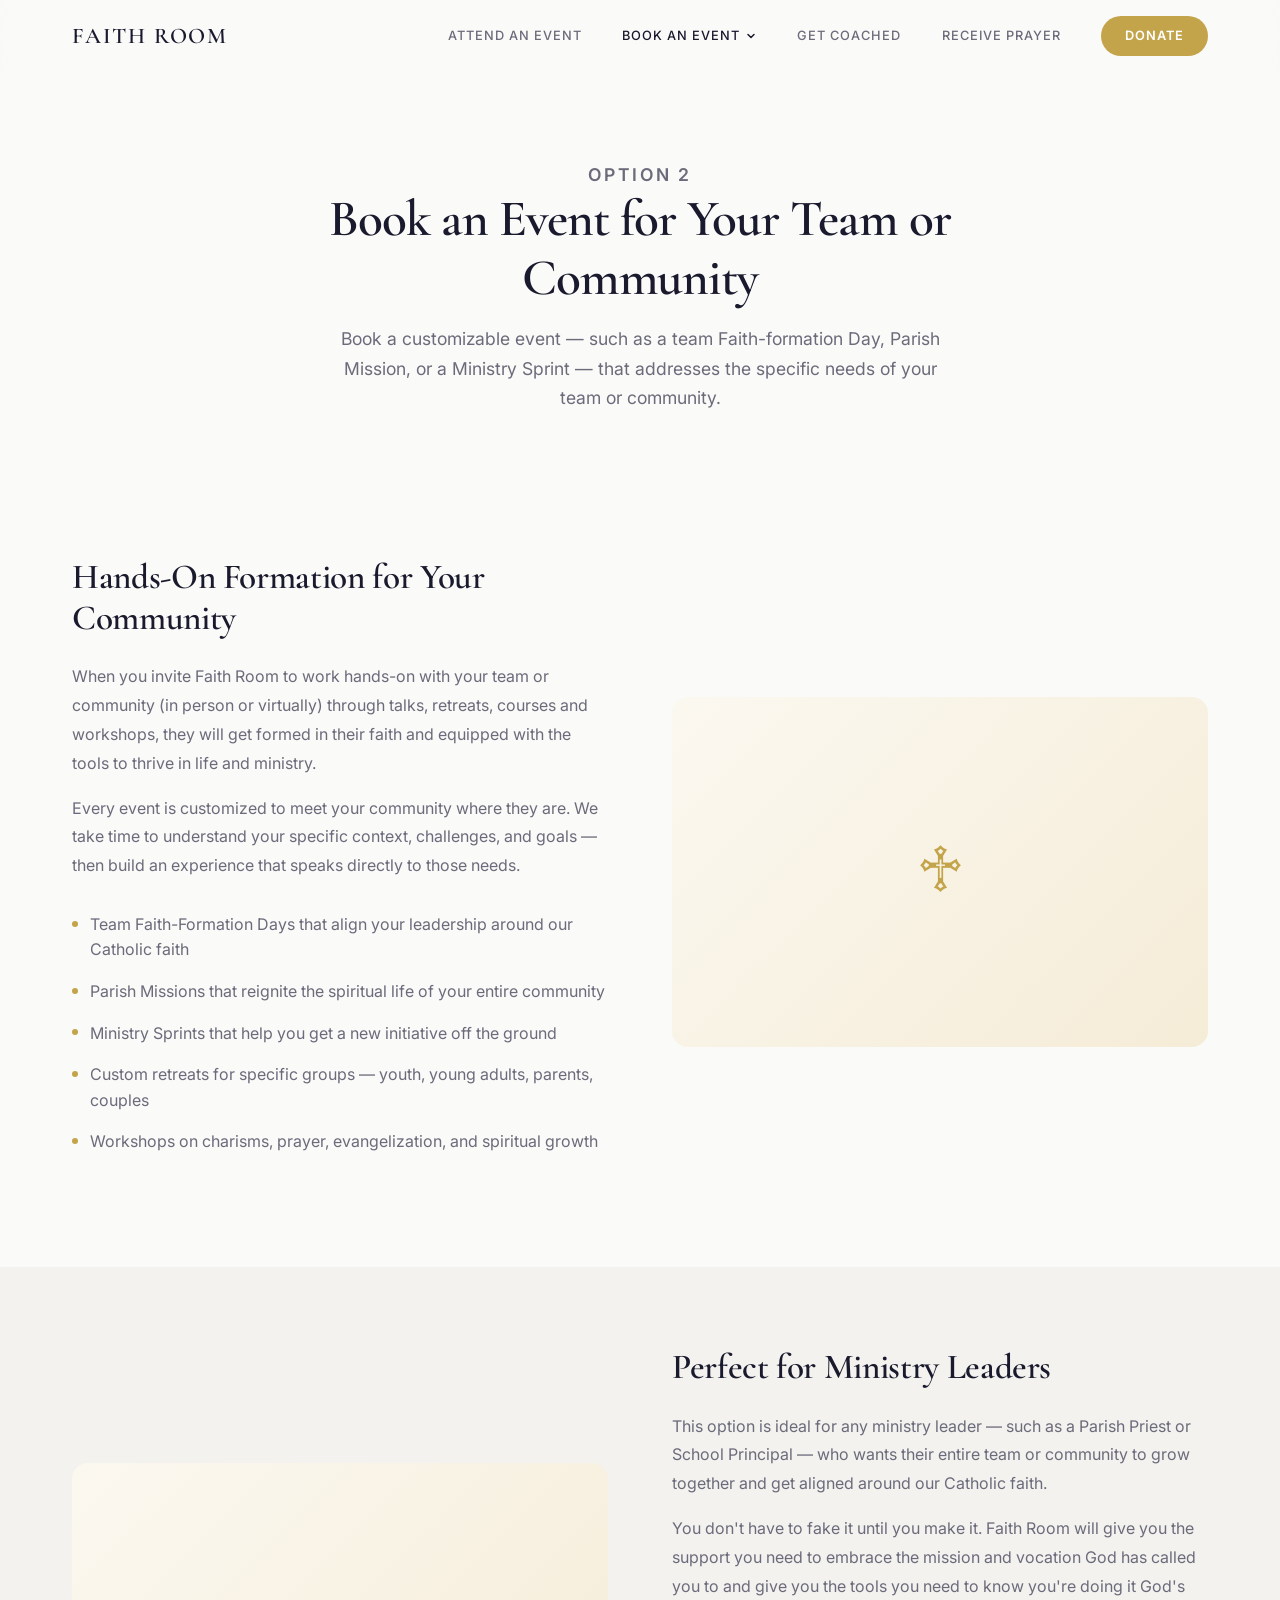
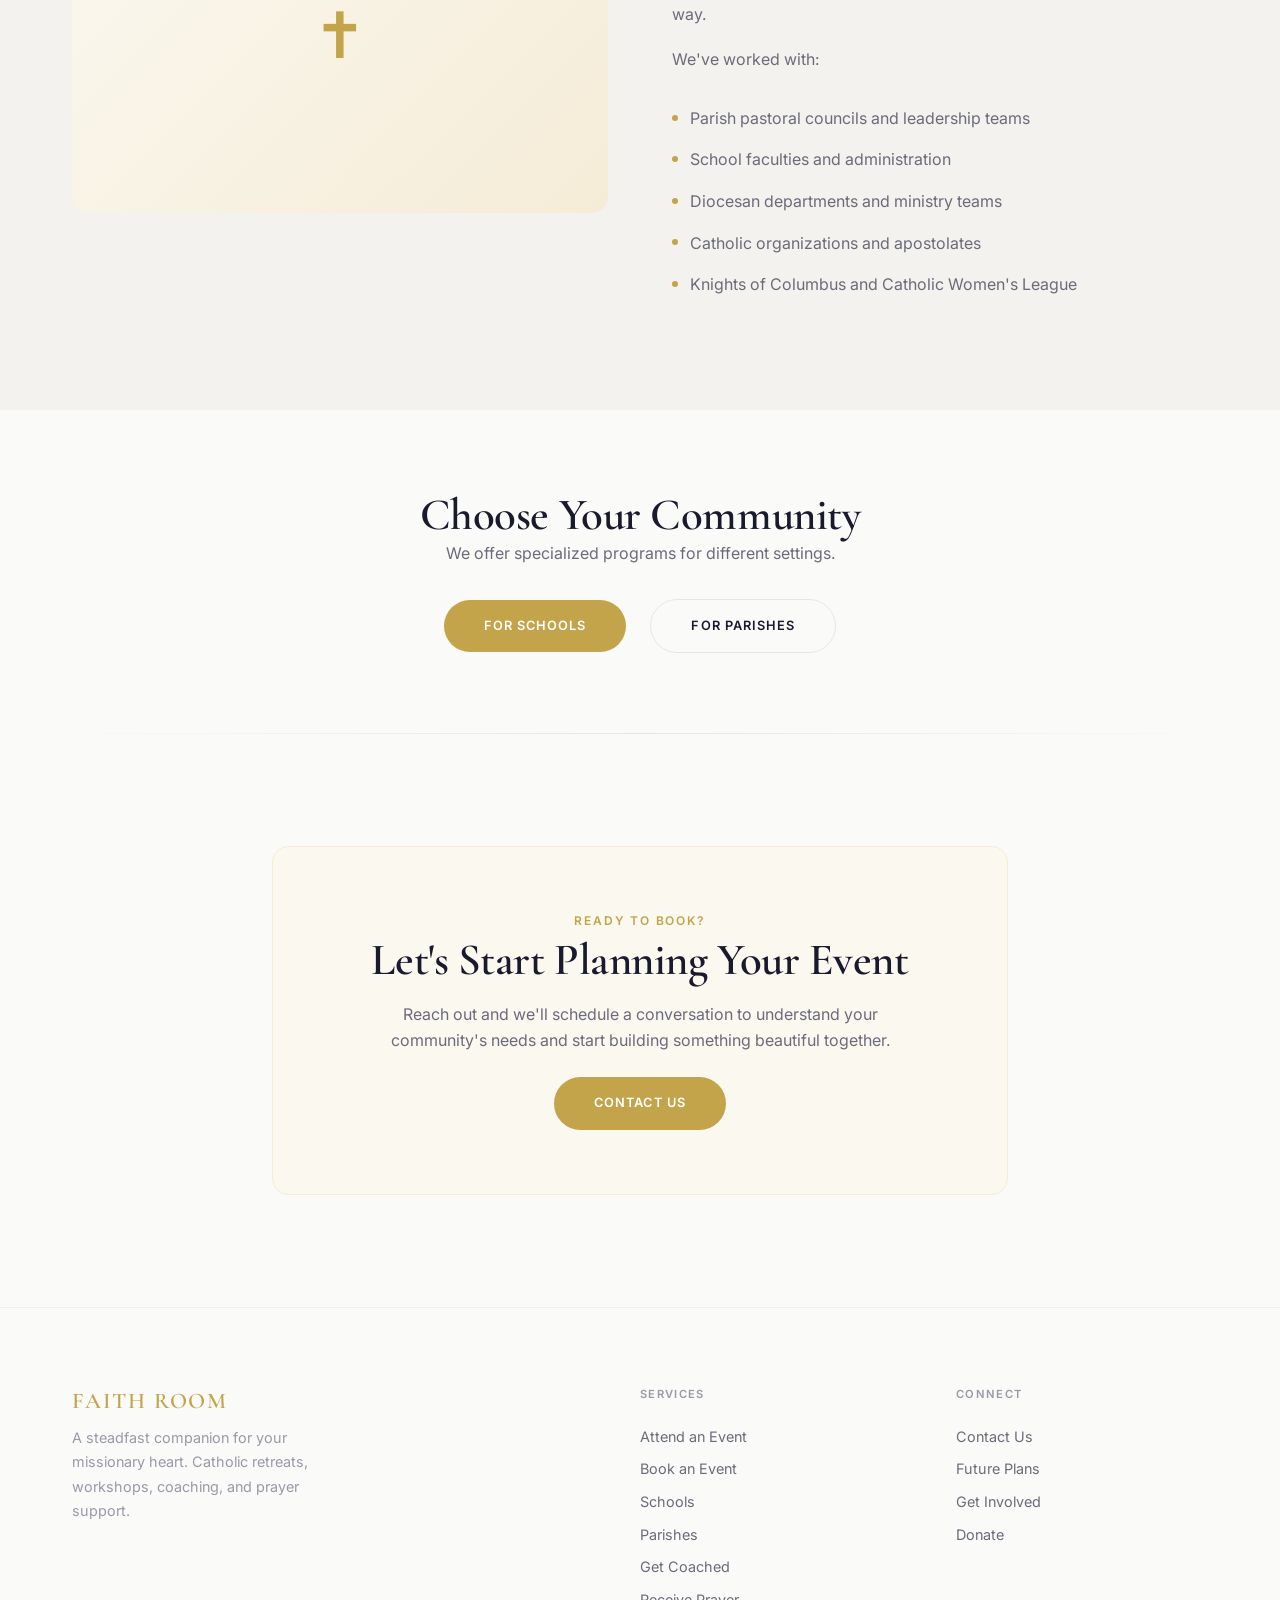
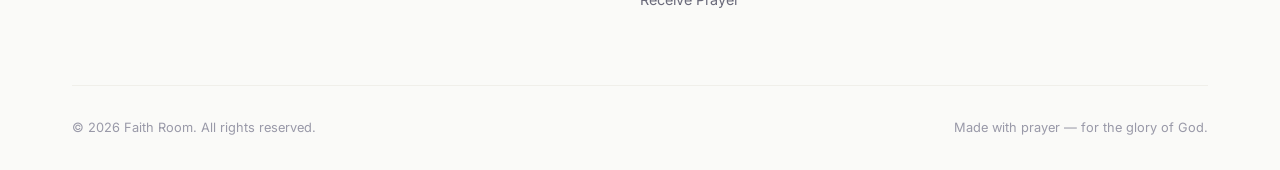
<file: events.html>
<!DOCTYPE html>
<html lang="en">
<head>
  <meta charset="UTF-8" />
  <meta name="viewport" content="width=device-width, initial-scale=1.0" />
  <meta name="description" content="Book a Faith Room event for your team, parish, or school community. Customizable retreats, faith-formation days, and parish missions." />
  <title>Book an Event — Faith Room</title>
  <link rel="preconnect" href="https://fonts.googleapis.com" />
  <link rel="preconnect" href="https://fonts.gstatic.com" crossorigin />
  <link href="https://fonts.googleapis.com/css2?family=Cormorant+Garamond:ital,wght@0,400;0,500;0,600;0,700;1,400;1,500&family=Inter:wght@300;400;500;600;700&display=swap" rel="stylesheet" />
  <link rel="stylesheet" href="styles.css" />
</head>
<body>

<nav class="nav" aria-label="Main navigation">
  <div class="nav-inner">
    <a href="index.html" class="nav-logo">FAITH ROOM</a>
    <div class="nav-links">
      <a href="attend.html">Attend an Event</a>
      <div class="dropdown">
        <a href="events.html" class="dropdown-toggle">
          Book an Event
          <svg viewBox="0 0 12 12" fill="none"><path d="M3 4.5L6 7.5L9 4.5" stroke="currentColor" stroke-width="1.5" stroke-linecap="round" stroke-linejoin="round"/></svg>
        </a>
        <div class="dropdown-menu">
          <a href="schools.html">Schools</a>
          <a href="parishes.html">Parishes</a>
        </div>
      </div>
      <a href="getcoached.html">Get Coached</a>
      <a href="prayer.html">Receive Prayer</a>
      <a href="donate.html" class="btn-donate">Donate</a>
    </div>
    <button class="nav-toggle" aria-label="Toggle menu">
      <span></span><span></span><span></span>
    </button>
  </div>
</nav>

<div class="mobile-nav">
  <a href="attend.html">Attend an Event</a>
  <a href="events.html">Book an Event</a>
  <a href="schools.html" class="sub-link">Schools</a>
  <a href="parishes.html" class="sub-link">Parishes</a>
  <a href="getcoached.html">Get Coached</a>
  <a href="prayer.html">Receive Prayer</a>
  <a href="donate.html">Donate</a>
</div>

<section class="page-header" data-animate>
  <div class="container-sm">
    <p class="overline delay-1">Option 2</p>
    <h1 class="delay-1">Book an Event for Your Team or Community</h1>
    <p class="delay-2">Book a customizable event — such as a team Faith-formation Day, Parish Mission, or a Ministry Sprint — that addresses the specific needs of your team or community.</p>
  </div>
</section>

<section class="content-block" data-animate>
  <div class="container">
    <div class="content-row">
      <div class="content-text delay-1">
        <h2>Hands-On Formation for Your Community</h2>
        <p>When you invite Faith Room to work hands-on with your team or community (in person or virtually) through talks, retreats, courses and workshops, they will get formed in their faith and equipped with the tools to thrive in life and ministry.</p>
        <p>Every event is customized to meet your community where they are. We take time to understand your specific context, challenges, and goals — then build an experience that speaks directly to those needs.</p>
        <ul>
          <li>Team Faith-Formation Days that align your leadership around our Catholic faith</li>
          <li>Parish Missions that reignite the spiritual life of your entire community</li>
          <li>Ministry Sprints that help you get a new initiative off the ground</li>
          <li>Custom retreats for specific groups — youth, young adults, parents, couples</li>
          <li>Workshops on charisms, prayer, evangelization, and spiritual growth</li>
        </ul>
      </div>
      <div class="content-image placeholder delay-2">
        ♱
      </div>
    </div>
  </div>
</section>

<section class="content-block alt" data-animate>
  <div class="container">
    <div class="content-row reverse">
      <div class="content-text delay-1">
        <h2>Perfect for Ministry Leaders</h2>
        <p>This option is ideal for any ministry leader — such as a Parish Priest or School Principal — who wants their entire team or community to grow together and get aligned around our Catholic faith.</p>
        <p>You don't have to fake it until you make it. Faith Room will give you the support you need to embrace the mission and vocation God has called you to and give you the tools you need to know you're doing it God's way.</p>
        <p>We've worked with:</p>
        <ul>
          <li>Parish pastoral councils and leadership teams</li>
          <li>School faculties and administration</li>
          <li>Diocesan departments and ministry teams</li>
          <li>Catholic organizations and apostolates</li>
          <li>Knights of Columbus and Catholic Women's League</li>
        </ul>
      </div>
      <div class="content-image placeholder delay-2">
        ✝
      </div>
    </div>
  </div>
</section>

<section class="content-block" data-animate>
  <div class="container-sm" style="text-align:center;">
    <h2 class="delay-1">Choose Your Community</h2>
    <p style="color:var(--text-muted);margin-bottom:2rem;" class="delay-1">We offer specialized programs for different settings.</p>
    <div style="display:flex;align-items:center;justify-content:center;gap:1.5rem;flex-wrap:wrap;" class="delay-2">
      <a href="schools.html" class="btn btn-primary btn-lg">For Schools</a>
      <a href="parishes.html" class="btn btn-outline btn-lg">For Parishes</a>
    </div>
  </div>
</section>

<div class="divider"></div>
<section class="section" data-animate>
  <div class="container-sm">
    <div class="cta-box delay-1">
      <p class="overline">Ready to Book?</p>
      <h2 style="margin-top:.25rem;margin-bottom:1rem;">Let's Start Planning Your Event</h2>
      <p style="color:var(--text-muted);max-width:500px;margin:0 auto 1.5rem;">
        Reach out and we'll schedule a conversation to understand your community's needs and start building something beautiful together.
      </p>
      <a href="contact.html" class="btn btn-primary btn-lg">Contact Us</a>
    </div>
  </div>
</section>

<footer class="footer">
  <div class="container">
    <div class="footer-grid">
      <div class="footer-brand">
        <h3>FAITH ROOM</h3>
        <p>A steadfast companion for your missionary heart. Catholic retreats, workshops, coaching, and prayer support.</p>
      </div>
      <div class="footer-col">
        <h4>Services</h4>
        <a href="attend.html">Attend an Event</a>
        <a href="events.html">Book an Event</a>
        <a href="schools.html">Schools</a>
        <a href="parishes.html">Parishes</a>
        <a href="getcoached.html">Get Coached</a>
        <a href="prayer.html">Receive Prayer</a>
      </div>
      <div class="footer-col">
        <h4>Connect</h4>
        <a href="contact.html">Contact Us</a>
        <a href="futureplans.html">Future Plans</a>
        <a href="getinvolved.html">Get Involved</a>
        <a href="donate.html">Donate</a>
      </div>
    </div>
    <div class="footer-bottom">
      <span>&copy; 2026 Faith Room. All rights reserved.</span>
      <span>Made with prayer &mdash; for the glory of God.</span>
    </div>
  </div>
</footer>

<button class="back-to-top" aria-label="Back to top">
  <svg viewBox="0 0 20 20" fill="none" stroke="currentColor" stroke-width="2" stroke-linecap="round" stroke-linejoin="round"><path d="M10 17V3M3 10l7-7 7 7"/></svg>
</button>

<script src="main.js"></script>
</body>
</html>
</file>
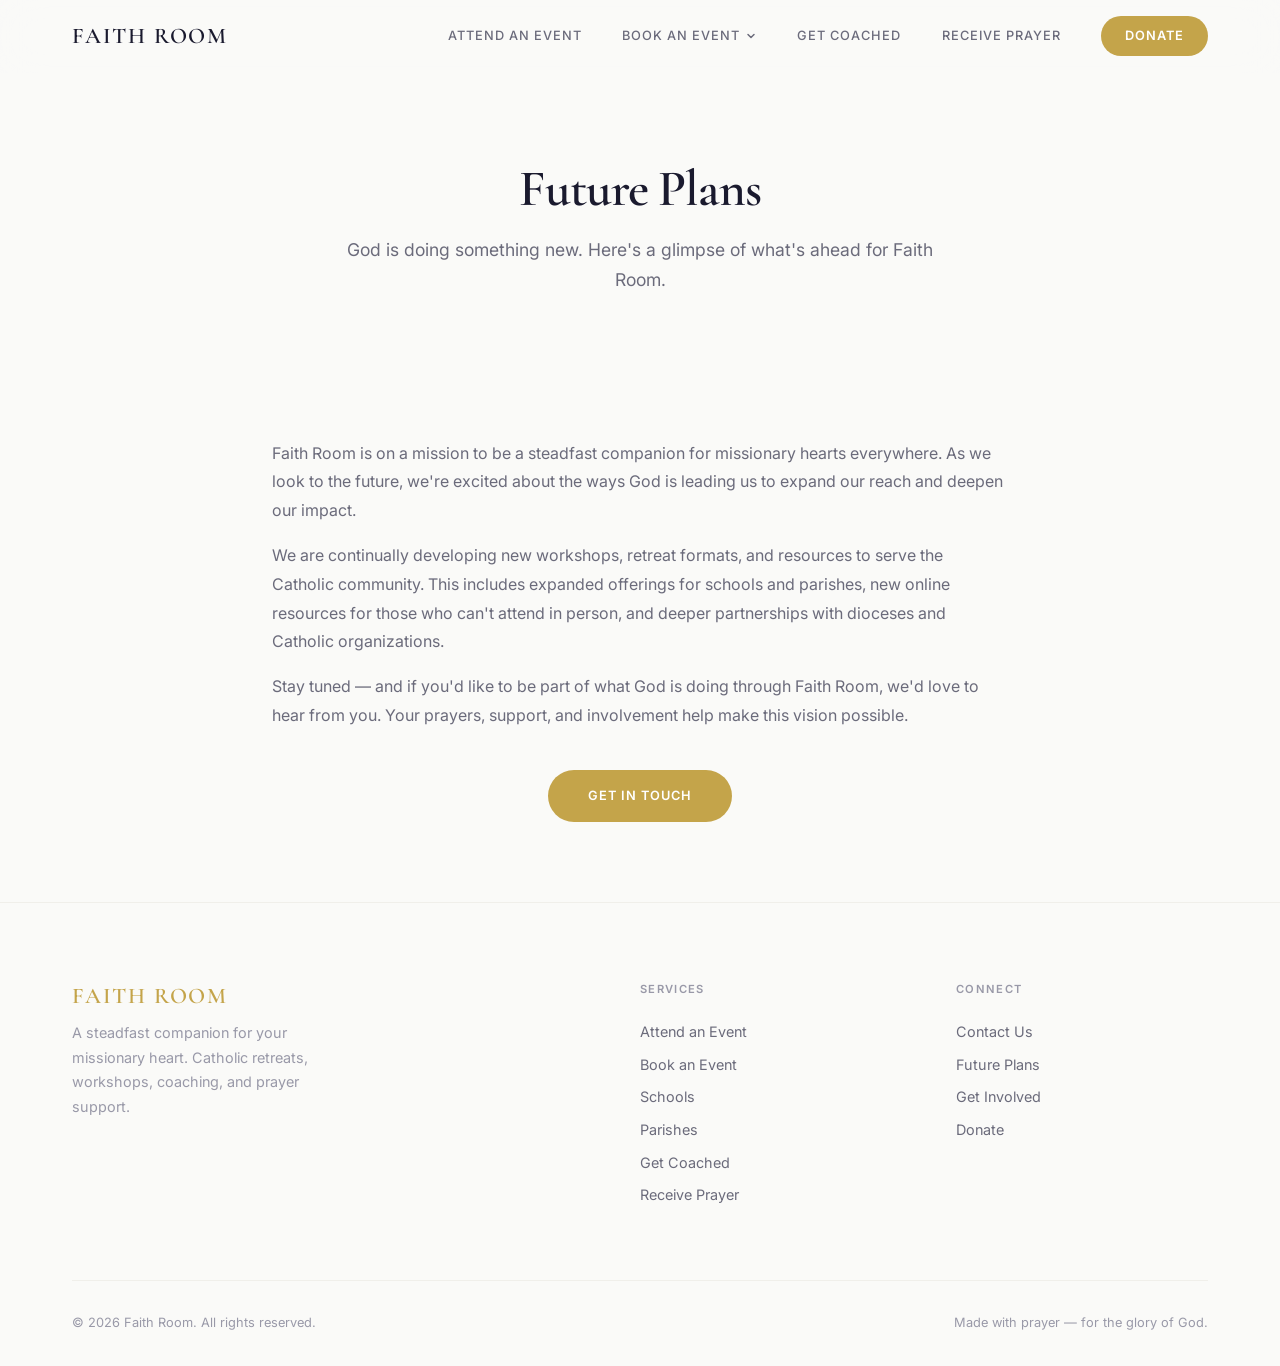
<file: futureplans.html>
<!DOCTYPE html>
<html lang="en">
<head>
  <meta charset="UTF-8" />
  <meta name="viewport" content="width=device-width, initial-scale=1.0" />
  <meta name="description" content="Future plans for Faith Room — what's next for our ministry of retreats, workshops, coaching, and prayer support." />
  <title>Future Plans — Faith Room</title>
  <link rel="preconnect" href="https://fonts.googleapis.com" />
  <link rel="preconnect" href="https://fonts.gstatic.com" crossorigin />
  <link href="https://fonts.googleapis.com/css2?family=Cormorant+Garamond:ital,wght@0,400;0,500;0,600;0,700;1,400;1,500&family=Inter:wght@300;400;500;600;700&display=swap" rel="stylesheet" />
  <link rel="stylesheet" href="styles.css" />
</head>
<body>

<nav class="nav" aria-label="Main navigation">
  <div class="nav-inner">
    <a href="index.html" class="nav-logo">FAITH ROOM</a>
    <div class="nav-links">
      <a href="attend.html">Attend an Event</a>
      <div class="dropdown">
        <a href="events.html" class="dropdown-toggle">
          Book an Event
          <svg viewBox="0 0 12 12" fill="none"><path d="M3 4.5L6 7.5L9 4.5" stroke="currentColor" stroke-width="1.5" stroke-linecap="round" stroke-linejoin="round"/></svg>
        </a>
        <div class="dropdown-menu">
          <a href="schools.html">Schools</a>
          <a href="parishes.html">Parishes</a>
        </div>
      </div>
      <a href="getcoached.html">Get Coached</a>
      <a href="prayer.html">Receive Prayer</a>
      <a href="donate.html" class="btn-donate">Donate</a>
    </div>
    <button class="nav-toggle" aria-label="Toggle menu">
      <span></span><span></span><span></span>
    </button>
  </div>
</nav>

<div class="mobile-nav">
  <a href="attend.html">Attend an Event</a>
  <a href="events.html">Book an Event</a>
  <a href="schools.html" class="sub-link">Schools</a>
  <a href="parishes.html" class="sub-link">Parishes</a>
  <a href="getcoached.html">Get Coached</a>
  <a href="prayer.html">Receive Prayer</a>
  <a href="donate.html">Donate</a>
</div>

<section class="page-header" data-animate>
  <div class="container-sm">
    <h1 class="delay-1">Future Plans</h1>
    <p class="delay-2">God is doing something new. Here's a glimpse of what's ahead for Faith Room.</p>
  </div>
</section>

<section class="content-block" data-animate>
  <div class="container-sm">
    <div class="delay-1">
      <p style="color:var(--text-muted);line-height:1.8;" class="delay-2">
        Faith Room is on a mission to be a steadfast companion for missionary hearts everywhere. As we look to the future, we're excited about the ways God is leading us to expand our reach and deepen our impact.
      </p>
      <p style="color:var(--text-muted);line-height:1.8;margin-top:1rem;" class="delay-2">
        We are continually developing new workshops, retreat formats, and resources to serve the Catholic community. This includes expanded offerings for schools and parishes, new online resources for those who can't attend in person, and deeper partnerships with dioceses and Catholic organizations.
      </p>
      <p style="color:var(--text-muted);line-height:1.8;margin-top:1rem;" class="delay-2">
        Stay tuned — and if you'd like to be part of what God is doing through Faith Room, we'd love to hear from you. Your prayers, support, and involvement help make this vision possible.
      </p>
    </div>
    <div style="text-align:center;margin-top:2.5rem;" class="delay-3">
      <a href="contact.html" class="btn btn-primary btn-lg">Get in Touch</a>
    </div>
  </div>
</section>

<footer class="footer">
  <div class="container">
    <div class="footer-grid">
      <div class="footer-brand">
        <h3>FAITH ROOM</h3>
        <p>A steadfast companion for your missionary heart. Catholic retreats, workshops, coaching, and prayer support.</p>
      </div>
      <div class="footer-col">
        <h4>Services</h4>
        <a href="attend.html">Attend an Event</a>
        <a href="events.html">Book an Event</a>
        <a href="schools.html">Schools</a>
        <a href="parishes.html">Parishes</a>
        <a href="getcoached.html">Get Coached</a>
        <a href="prayer.html">Receive Prayer</a>
      </div>
      <div class="footer-col">
        <h4>Connect</h4>
        <a href="contact.html">Contact Us</a>
        <a href="futureplans.html">Future Plans</a>
        <a href="getinvolved.html">Get Involved</a>
        <a href="donate.html">Donate</a>
      </div>
    </div>
    <div class="footer-bottom">
      <span>&copy; 2026 Faith Room. All rights reserved.</span>
      <span>Made with prayer &mdash; for the glory of God.</span>
    </div>
  </div>
</footer>

<button class="back-to-top" aria-label="Back to top">
  <svg viewBox="0 0 20 20" fill="none" stroke="currentColor" stroke-width="2" stroke-linecap="round" stroke-linejoin="round"><path d="M10 17V3M3 10l7-7 7 7"/></svg>
</button>

<script src="main.js"></script>
</body>
</html>
</file>
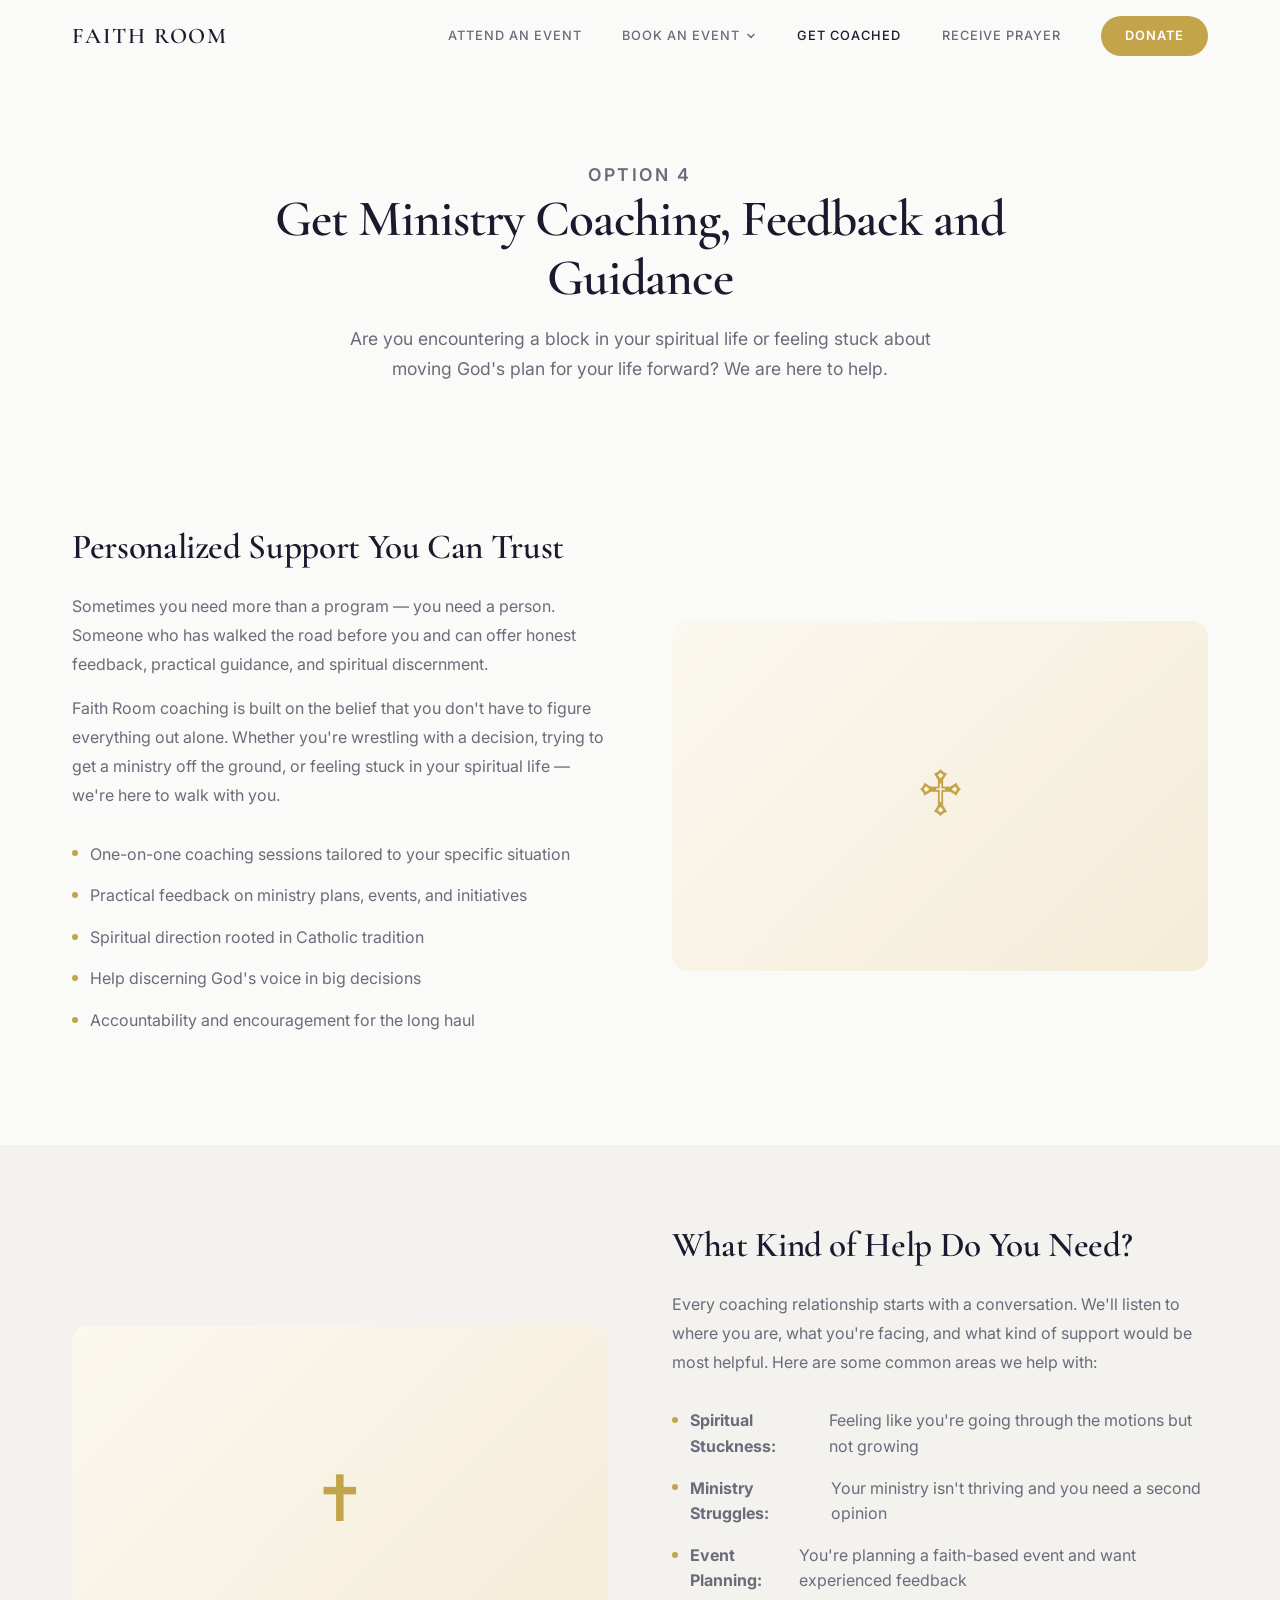
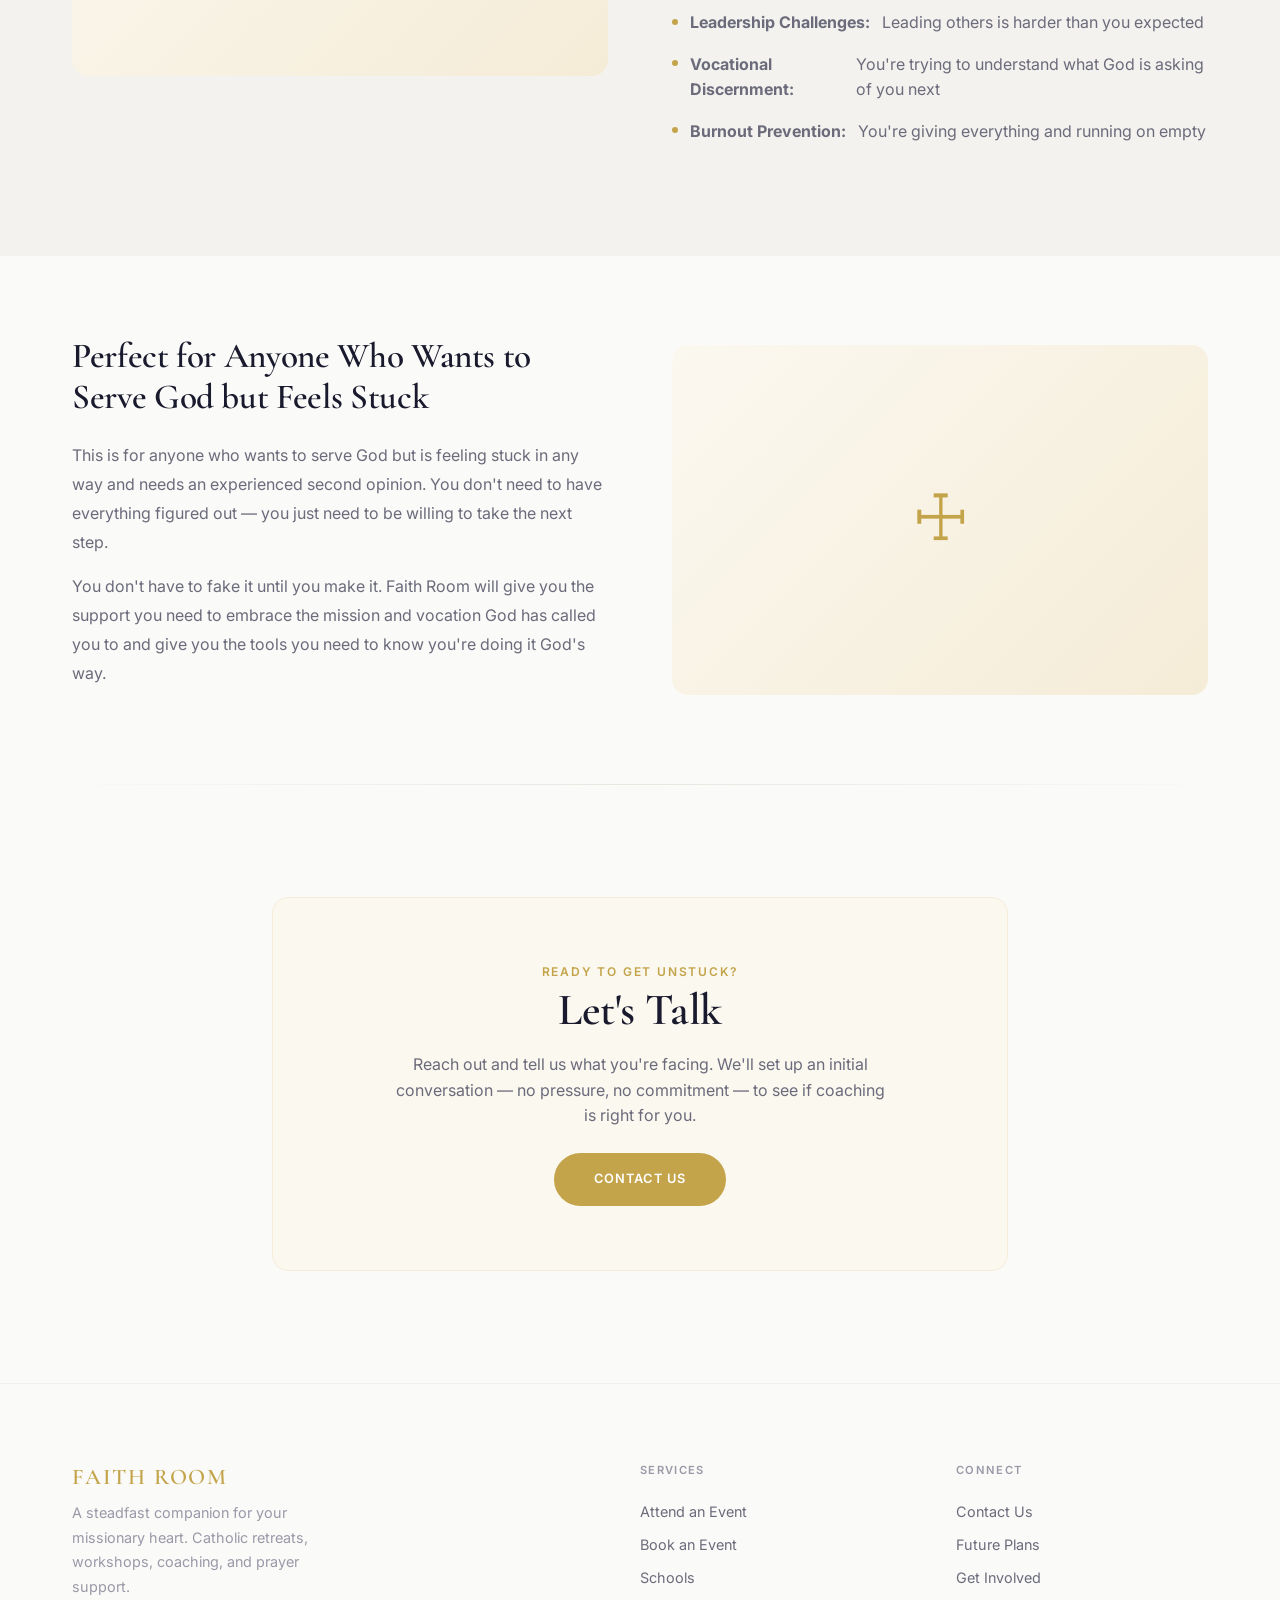
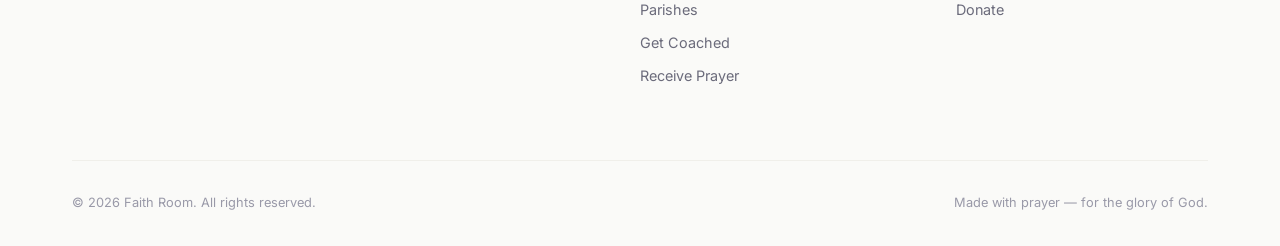
<file: getcoached.html>
<!DOCTYPE html>
<html lang="en">
<head>
  <meta charset="UTF-8" />
  <meta name="viewport" content="width=device-width, initial-scale=1.0" />
  <meta name="description" content="Get ministry coaching, feedback, and guidance from Faith Room. Personalized support for your spiritual life and ministry." />
  <title>Get Coached — Faith Room</title>
  <link rel="preconnect" href="https://fonts.googleapis.com" />
  <link rel="preconnect" href="https://fonts.gstatic.com" crossorigin />
  <link href="https://fonts.googleapis.com/css2?family=Cormorant+Garamond:ital,wght@0,400;0,500;0,600;0,700;1,400;1,500&family=Inter:wght@300;400;500;600;700&display=swap" rel="stylesheet" />
  <link rel="stylesheet" href="styles.css" />
</head>
<body>

<nav class="nav" aria-label="Main navigation">
  <div class="nav-inner">
    <a href="index.html" class="nav-logo">FAITH ROOM</a>
    <div class="nav-links">
      <a href="attend.html">Attend an Event</a>
      <div class="dropdown">
        <a href="events.html" class="dropdown-toggle">
          Book an Event
          <svg viewBox="0 0 12 12" fill="none"><path d="M3 4.5L6 7.5L9 4.5" stroke="currentColor" stroke-width="1.5" stroke-linecap="round" stroke-linejoin="round"/></svg>
        </a>
        <div class="dropdown-menu">
          <a href="schools.html">Schools</a>
          <a href="parishes.html">Parishes</a>
        </div>
      </div>
      <a href="getcoached.html">Get Coached</a>
      <a href="prayer.html">Receive Prayer</a>
      <a href="donate.html" class="btn-donate">Donate</a>
    </div>
    <button class="nav-toggle" aria-label="Toggle menu">
      <span></span><span></span><span></span>
    </button>
  </div>
</nav>

<div class="mobile-nav">
  <a href="attend.html">Attend an Event</a>
  <a href="events.html">Book an Event</a>
  <a href="schools.html" class="sub-link">Schools</a>
  <a href="parishes.html" class="sub-link">Parishes</a>
  <a href="getcoached.html">Get Coached</a>
  <a href="prayer.html">Receive Prayer</a>
  <a href="donate.html">Donate</a>
</div>

<section class="page-header" data-animate>
  <div class="container-sm">
    <p class="overline delay-1">Option 4</p>
    <h1 class="delay-1">Get Ministry Coaching, Feedback and Guidance</h1>
    <p class="delay-2">Are you encountering a block in your spiritual life or feeling stuck about moving God's plan for your life forward? We are here to help.</p>
  </div>
</section>

<section class="content-block" data-animate>
  <div class="container">
    <div class="content-row">
      <div class="content-text delay-1">
        <h2>Personalized Support You Can Trust</h2>
        <p>Sometimes you need more than a program — you need a person. Someone who has walked the road before you and can offer honest feedback, practical guidance, and spiritual discernment.</p>
        <p>Faith Room coaching is built on the belief that you don't have to figure everything out alone. Whether you're wrestling with a decision, trying to get a ministry off the ground, or feeling stuck in your spiritual life — we're here to walk with you.</p>
        <ul>
          <li>One-on-one coaching sessions tailored to your specific situation</li>
          <li>Practical feedback on ministry plans, events, and initiatives</li>
          <li>Spiritual direction rooted in Catholic tradition</li>
          <li>Help discerning God's voice in big decisions</li>
          <li>Accountability and encouragement for the long haul</li>
        </ul>
      </div>
      <div class="content-image placeholder delay-2">
        ♱
      </div>
    </div>
  </div>
</section>

<section class="content-block alt" data-animate>
  <div class="container">
    <div class="content-row reverse">
      <div class="content-text delay-1">
        <h2>What Kind of Help Do You Need?</h2>
        <p>Every coaching relationship starts with a conversation. We'll listen to where you are, what you're facing, and what kind of support would be most helpful. Here are some common areas we help with:</p>
        <ul>
          <li><strong>Spiritual Stuckness:</strong> Feeling like you're going through the motions but not growing</li>
          <li><strong>Ministry Struggles:</strong> Your ministry isn't thriving and you need a second opinion</li>
          <li><strong>Event Planning:</strong> You're planning a faith-based event and want experienced feedback</li>
          <li><strong>Leadership Challenges:</strong> Leading others is harder than you expected</li>
          <li><strong>Vocational Discernment:</strong> You're trying to understand what God is asking of you next</li>
          <li><strong>Burnout Prevention:</strong> You're giving everything and running on empty</li>
        </ul>
      </div>
      <div class="content-image placeholder delay-2">
        ✝
      </div>
    </div>
  </div>
</section>

<section class="content-block" data-animate>
  <div class="container">
    <div class="content-row">
      <div class="content-text delay-1">
        <h2>Perfect for Anyone Who Wants to Serve God but Feels Stuck</h2>
        <p>This is for anyone who wants to serve God but is feeling stuck in any way and needs an experienced second opinion. You don't need to have everything figured out — you just need to be willing to take the next step.</p>
        <p>You don't have to fake it until you make it. Faith Room will give you the support you need to embrace the mission and vocation God has called you to and give you the tools you need to know you're doing it God's way.</p>
      </div>
      <div class="content-image placeholder delay-2">
        ☩
      </div>
    </div>
  </div>
</section>

<div class="divider"></div>
<section class="section" data-animate>
  <div class="container-sm">
    <div class="cta-box delay-1">
      <p class="overline">Ready to Get Unstuck?</p>
      <h2 style="margin-top:.25rem;margin-bottom:1rem;">Let's Talk</h2>
      <p style="color:var(--text-muted);max-width:500px;margin:0 auto 1.5rem;">
        Reach out and tell us what you're facing. We'll set up an initial conversation — no pressure, no commitment — to see if coaching is right for you.
      </p>
      <a href="contact.html" class="btn btn-primary btn-lg">Contact Us</a>
    </div>
  </div>
</section>

<footer class="footer">
  <div class="container">
    <div class="footer-grid">
      <div class="footer-brand">
        <h3>FAITH ROOM</h3>
        <p>A steadfast companion for your missionary heart. Catholic retreats, workshops, coaching, and prayer support.</p>
      </div>
      <div class="footer-col">
        <h4>Services</h4>
        <a href="attend.html">Attend an Event</a>
        <a href="events.html">Book an Event</a>
        <a href="schools.html">Schools</a>
        <a href="parishes.html">Parishes</a>
        <a href="getcoached.html">Get Coached</a>
        <a href="prayer.html">Receive Prayer</a>
      </div>
      <div class="footer-col">
        <h4>Connect</h4>
        <a href="contact.html">Contact Us</a>
        <a href="futureplans.html">Future Plans</a>
        <a href="getinvolved.html">Get Involved</a>
        <a href="donate.html">Donate</a>
      </div>
    </div>
    <div class="footer-bottom">
      <span>&copy; 2026 Faith Room. All rights reserved.</span>
      <span>Made with prayer &mdash; for the glory of God.</span>
    </div>
  </div>
</footer>

<button class="back-to-top" aria-label="Back to top">
  <svg viewBox="0 0 20 20" fill="none" stroke="currentColor" stroke-width="2" stroke-linecap="round" stroke-linejoin="round"><path d="M10 17V3M3 10l7-7 7 7"/></svg>
</button>

<script src="main.js"></script>
</body>
</html>
</file>
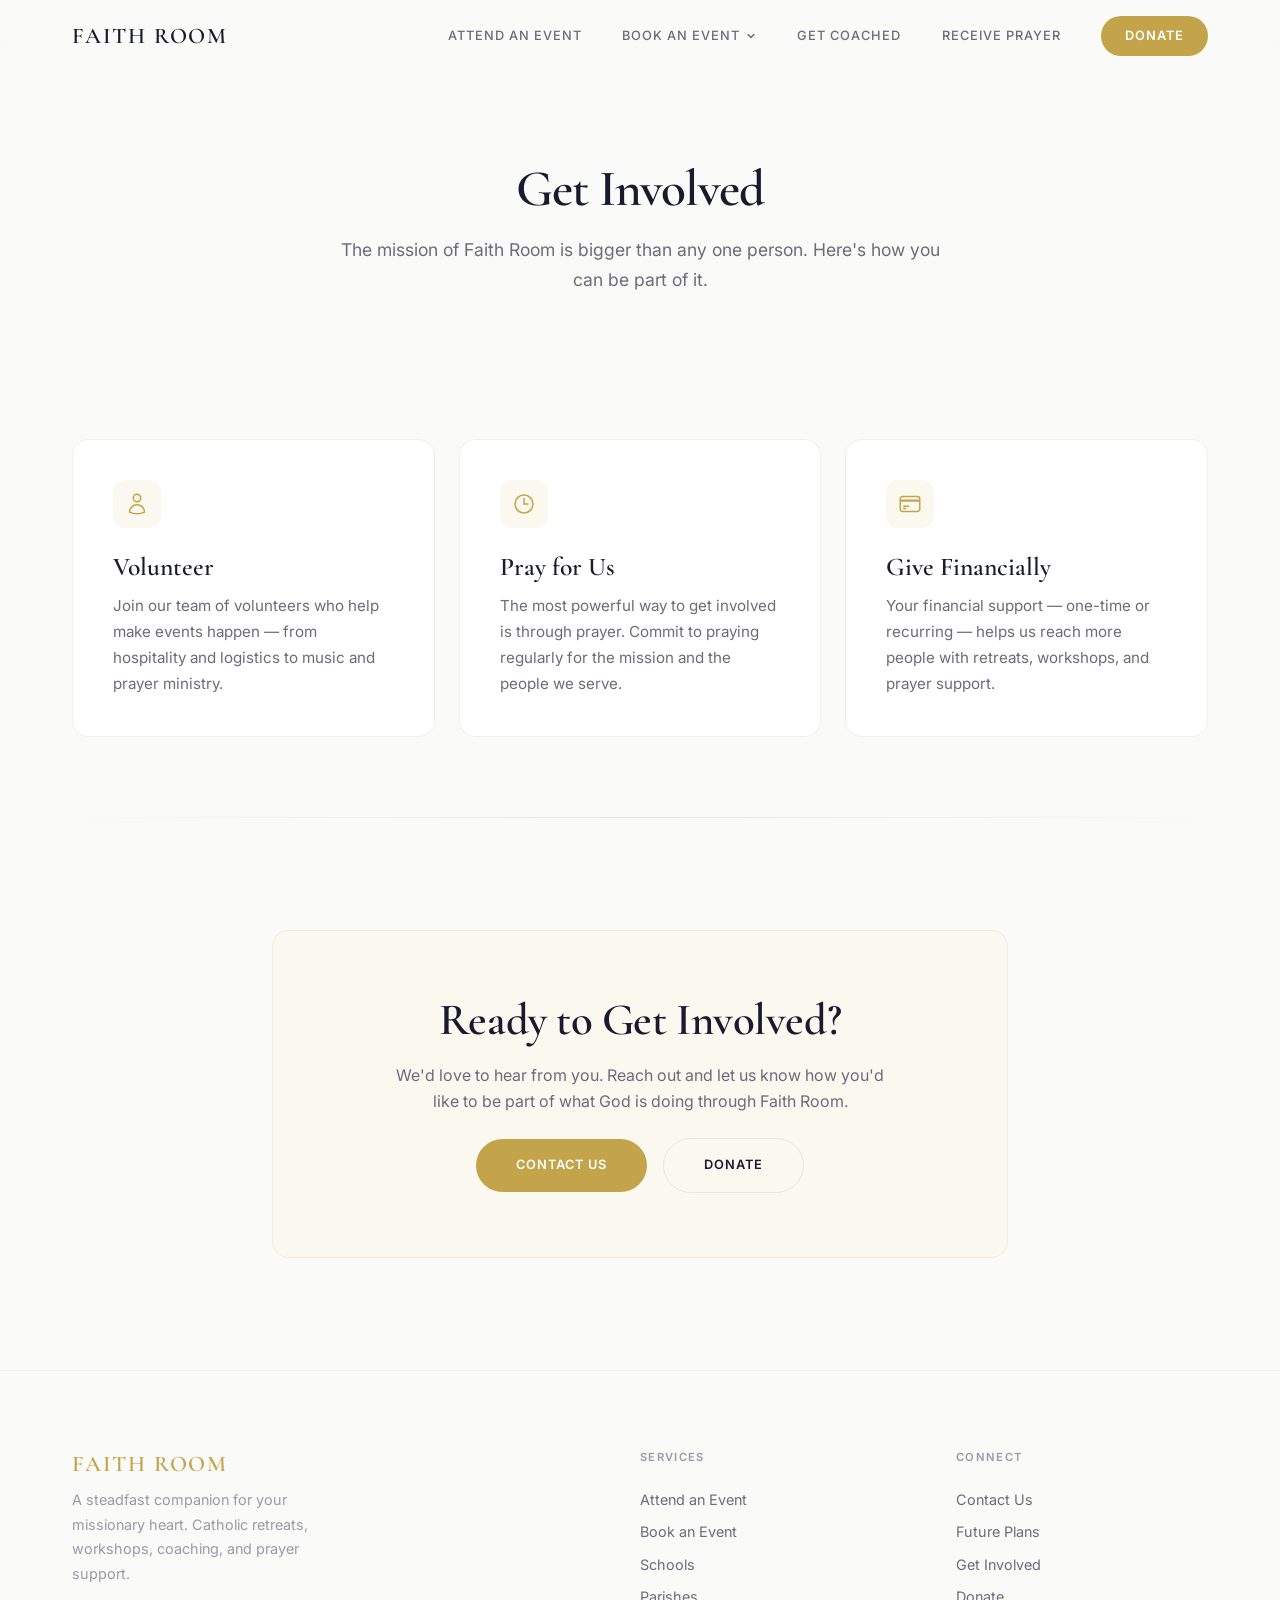
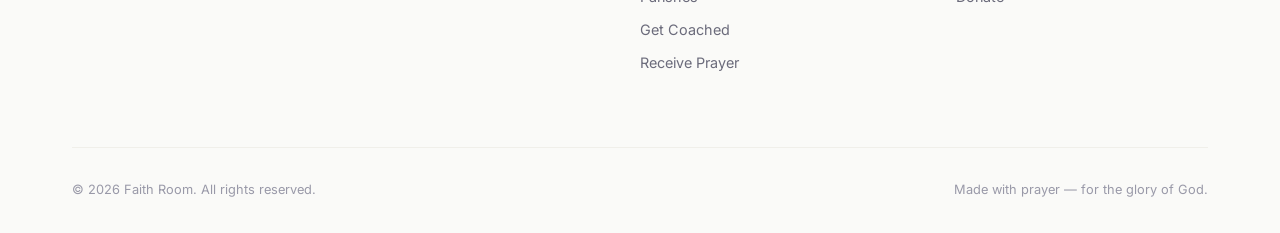
<file: getinvolved.html>
<!DOCTYPE html>
<html lang="en">
<head>
  <meta charset="UTF-8" />
  <meta name="viewport" content="width=device-width, initial-scale=1.0" />
  <meta name="description" content="Get involved with Faith Room — volunteer, pray, or support our mission of Catholic retreats, workshops, coaching, and prayer support." />
  <title>Get Involved — Faith Room</title>
  <link rel="preconnect" href="https://fonts.googleapis.com" />
  <link rel="preconnect" href="https://fonts.gstatic.com" crossorigin />
  <link href="https://fonts.googleapis.com/css2?family=Cormorant+Garamond:ital,wght@0,400;0,500;0,600;0,700;1,400;1,500&family=Inter:wght@300;400;500;600;700&display=swap" rel="stylesheet" />
  <link rel="stylesheet" href="styles.css" />
</head>
<body>

<nav class="nav" aria-label="Main navigation">
  <div class="nav-inner">
    <a href="index.html" class="nav-logo">FAITH ROOM</a>
    <div class="nav-links">
      <a href="attend.html">Attend an Event</a>
      <div class="dropdown">
        <a href="events.html" class="dropdown-toggle">
          Book an Event
          <svg viewBox="0 0 12 12" fill="none"><path d="M3 4.5L6 7.5L9 4.5" stroke="currentColor" stroke-width="1.5" stroke-linecap="round" stroke-linejoin="round"/></svg>
        </a>
        <div class="dropdown-menu">
          <a href="schools.html">Schools</a>
          <a href="parishes.html">Parishes</a>
        </div>
      </div>
      <a href="getcoached.html">Get Coached</a>
      <a href="prayer.html">Receive Prayer</a>
      <a href="donate.html" class="btn-donate">Donate</a>
    </div>
    <button class="nav-toggle" aria-label="Toggle menu">
      <span></span><span></span><span></span>
    </button>
  </div>
</nav>

<div class="mobile-nav">
  <a href="attend.html">Attend an Event</a>
  <a href="events.html">Book an Event</a>
  <a href="schools.html" class="sub-link">Schools</a>
  <a href="parishes.html" class="sub-link">Parishes</a>
  <a href="getcoached.html">Get Coached</a>
  <a href="prayer.html">Receive Prayer</a>
  <a href="donate.html">Donate</a>
</div>

<section class="page-header" data-animate>
  <div class="container-sm">
    <h1 class="delay-1">Get Involved</h1>
    <p class="delay-2">The mission of Faith Room is bigger than any one person. Here's how you can be part of it.</p>
  </div>
</section>

<section class="content-block" data-animate>
  <div class="container">
    <div class="mission-grid delay-2">
      <div class="mission-card">
        <div class="icon-circle">
          <svg viewBox="0 0 24 24" fill="none" stroke="currentColor" stroke-width="1.5"><path d="M15.75 6a3.75 3.75 0 1 1-7.5 0 3.75 3.75 0 0 1 7.5 0ZM4.501 20.118a7.5 7.5 0 0 1 14.998 0A17.933 17.933 0 0 1 12 21.75c-2.676 0-5.216-.584-7.499-1.632Z"/></svg>
        </div>
        <h3>Volunteer</h3>
        <p style="color:var(--text-muted);font-size:0.95rem;line-height:1.7;">Join our team of volunteers who help make events happen — from hospitality and logistics to music and prayer ministry.</p>
      </div>
      <div class="mission-card">
        <div class="icon-circle">
          <svg viewBox="0 0 24 24" fill="none" stroke="currentColor" stroke-width="1.5"><path d="M12 6v6h4.5m4.5 0a9 9 0 1 1-18 0 9 9 0 0 1 18 0Z"/></svg>
        </div>
        <h3>Pray for Us</h3>
        <p style="color:var(--text-muted);font-size:0.95rem;line-height:1.7;">The most powerful way to get involved is through prayer. Commit to praying regularly for the mission and the people we serve.</p>
      </div>
      <div class="mission-card">
        <div class="icon-circle">
          <svg viewBox="0 0 24 24" fill="none" stroke="currentColor" stroke-width="1.5"><path d="M2.25 8.25h19.5M2.25 9h19.5m-16.5 5.25h6m-6 2.25h3m-3.75 3h15a2.25 2.25 0 0 0 2.25-2.25V6.75A2.25 2.25 0 0 0 19.5 4.5h-15a2.25 2.25 0 0 0-2.25 2.25v10.5A2.25 2.25 0 0 0 4.5 19.5Z"/></svg>
        </div>
        <h3>Give Financially</h3>
        <p style="color:var(--text-muted);font-size:0.95rem;line-height:1.7;">Your financial support — one-time or recurring — helps us reach more people with retreats, workshops, and prayer support.</p>
      </div>
    </div>
  </div>
</section>

<div class="divider"></div>
<section class="section" data-animate>
  <div class="container-sm">
    <div class="cta-box delay-1">
      <h2 style="margin-bottom:1rem;">Ready to Get Involved?</h2>
      <p style="color:var(--text-muted);max-width:500px;margin:0 auto 1.5rem;">
        We'd love to hear from you. Reach out and let us know how you'd like to be part of what God is doing through Faith Room.
      </p>
      <div style="display:flex;align-items:center;justify-content:center;gap:1rem;flex-wrap:wrap;">
        <a href="contact.html" class="btn btn-primary btn-lg">Contact Us</a>
        <a href="donate.html" class="btn btn-outline btn-lg">Donate</a>
      </div>
    </div>
  </div>
</section>

<footer class="footer">
  <div class="container">
    <div class="footer-grid">
      <div class="footer-brand">
        <h3>FAITH ROOM</h3>
        <p>A steadfast companion for your missionary heart. Catholic retreats, workshops, coaching, and prayer support.</p>
      </div>
      <div class="footer-col">
        <h4>Services</h4>
        <a href="attend.html">Attend an Event</a>
        <a href="events.html">Book an Event</a>
        <a href="schools.html">Schools</a>
        <a href="parishes.html">Parishes</a>
        <a href="getcoached.html">Get Coached</a>
        <a href="prayer.html">Receive Prayer</a>
      </div>
      <div class="footer-col">
        <h4>Connect</h4>
        <a href="contact.html">Contact Us</a>
        <a href="futureplans.html">Future Plans</a>
        <a href="getinvolved.html">Get Involved</a>
        <a href="donate.html">Donate</a>
      </div>
    </div>
    <div class="footer-bottom">
      <span>&copy; 2026 Faith Room. All rights reserved.</span>
      <span>Made with prayer &mdash; for the glory of God.</span>
    </div>
  </div>
</footer>

<button class="back-to-top" aria-label="Back to top">
  <svg viewBox="0 0 20 20" fill="none" stroke="currentColor" stroke-width="2" stroke-linecap="round" stroke-linejoin="round"><path d="M10 17V3M3 10l7-7 7 7"/></svg>
</button>

<script src="main.js"></script>
</body>
</html>
</file>
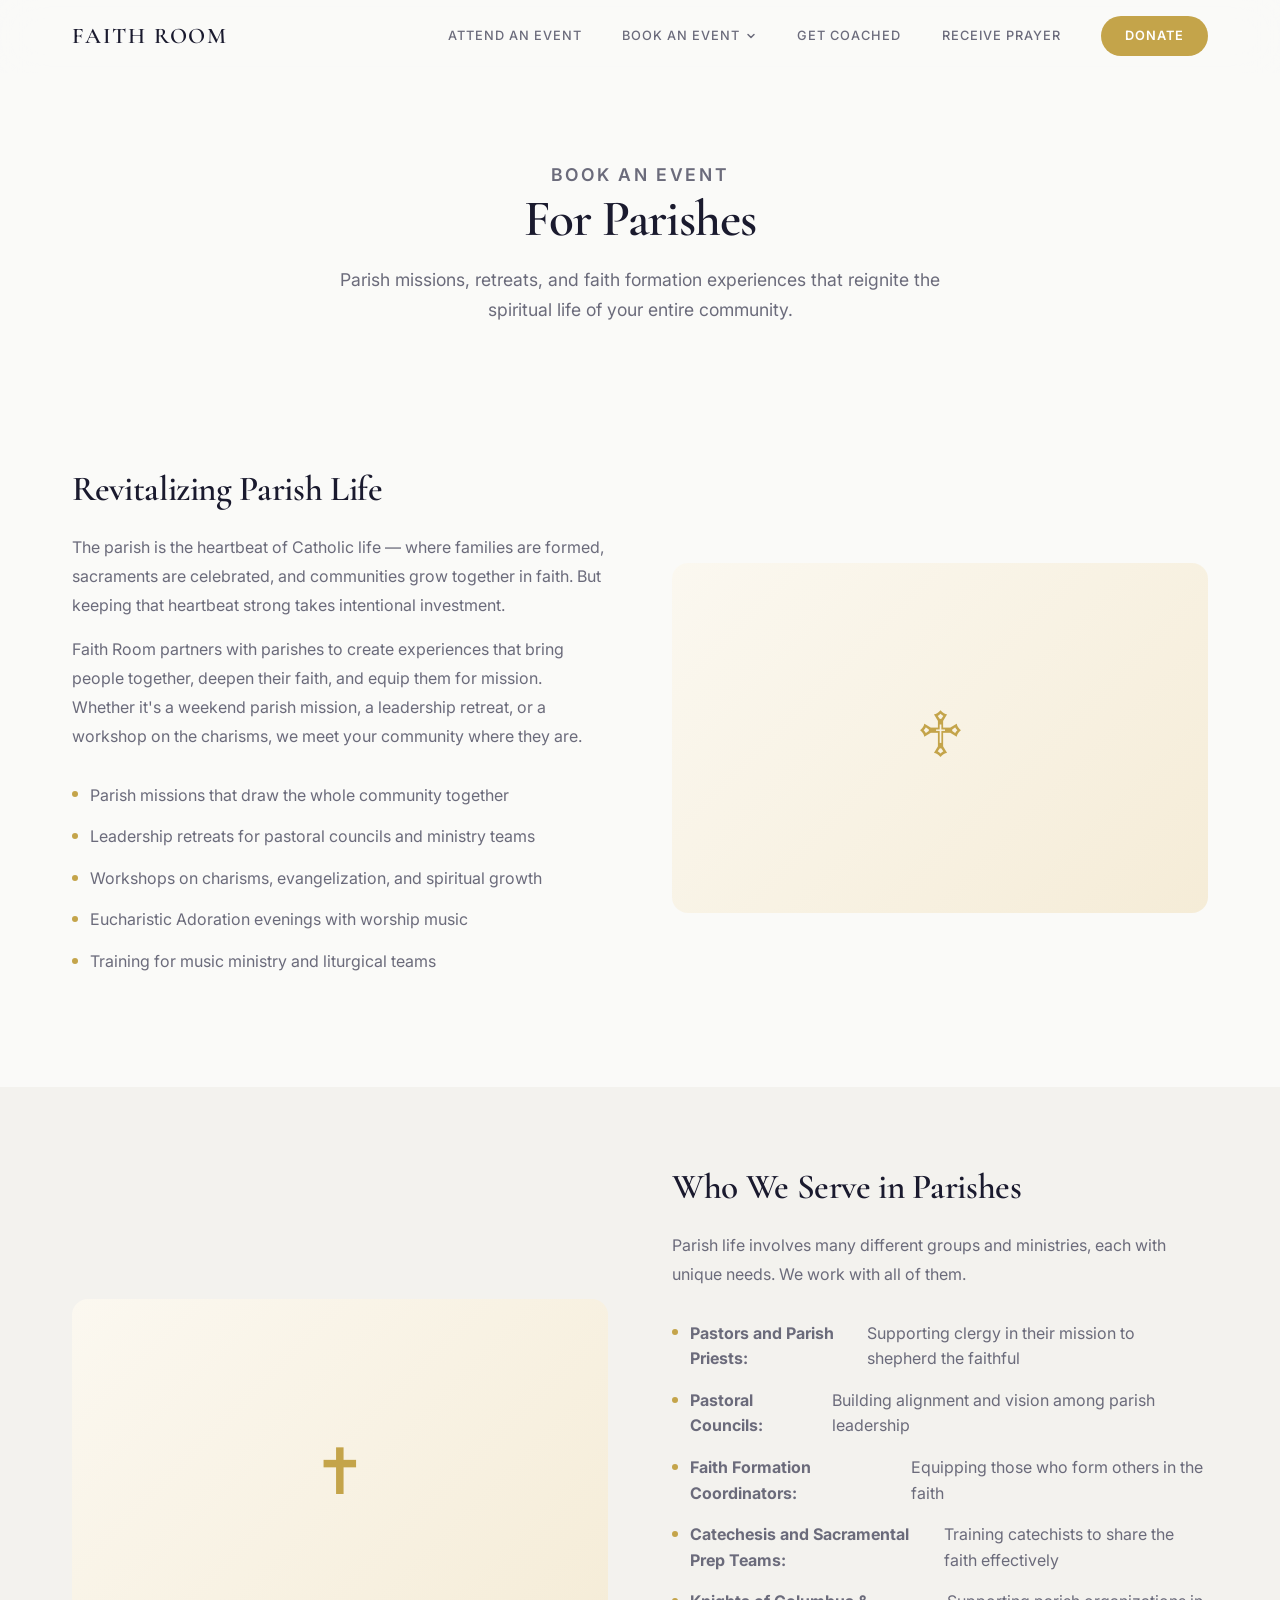
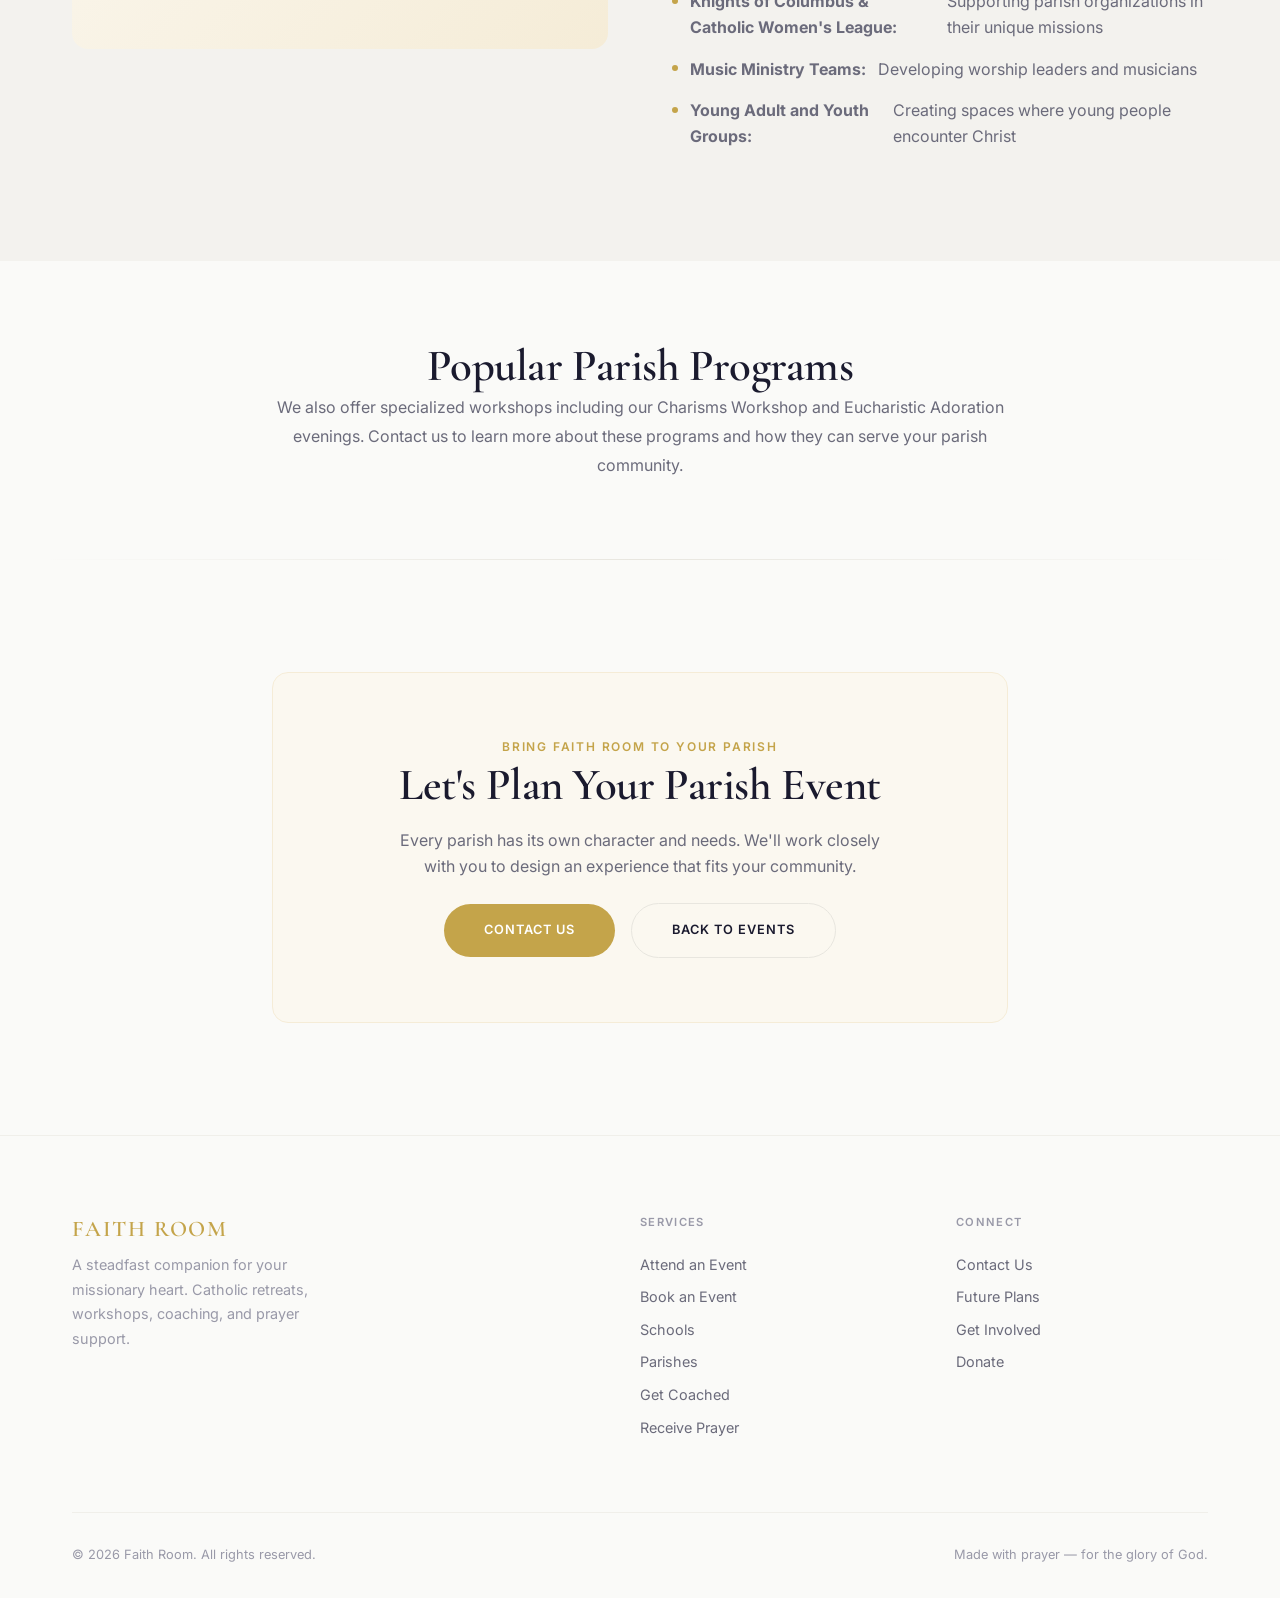
<file: parishes.html>
<!DOCTYPE html>
<html lang="en">
<head>
  <meta charset="UTF-8" />
  <meta name="viewport" content="width=device-width, initial-scale=1.0" />
  <meta name="description" content="Faith Room for Parishes — Parish missions, faith formation, and retreats for Catholic parish communities." />
  <title>Parishes — Faith Room</title>
  <link rel="preconnect" href="https://fonts.googleapis.com" />
  <link rel="preconnect" href="https://fonts.gstatic.com" crossorigin />
  <link href="https://fonts.googleapis.com/css2?family=Cormorant+Garamond:ital,wght@0,400;0,500;0,600;0,700;1,400;1,500&family=Inter:wght@300;400;500;600;700&display=swap" rel="stylesheet" />
  <link rel="stylesheet" href="styles.css" />
</head>
<body>

<nav class="nav" aria-label="Main navigation">
  <div class="nav-inner">
    <a href="index.html" class="nav-logo">FAITH ROOM</a>
    <div class="nav-links">
      <a href="attend.html">Attend an Event</a>
      <div class="dropdown">
        <a href="events.html" class="dropdown-toggle">
          Book an Event
          <svg viewBox="0 0 12 12" fill="none"><path d="M3 4.5L6 7.5L9 4.5" stroke="currentColor" stroke-width="1.5" stroke-linecap="round" stroke-linejoin="round"/></svg>
        </a>
        <div class="dropdown-menu">
          <a href="schools.html">Schools</a>
          <a href="parishes.html">Parishes</a>
        </div>
      </div>
      <a href="getcoached.html">Get Coached</a>
      <a href="prayer.html">Receive Prayer</a>
      <a href="donate.html" class="btn-donate">Donate</a>
    </div>
    <button class="nav-toggle" aria-label="Toggle menu">
      <span></span><span></span><span></span>
    </button>
  </div>
</nav>

<div class="mobile-nav">
  <a href="attend.html">Attend an Event</a>
  <a href="events.html">Book an Event</a>
  <a href="schools.html" class="sub-link">Schools</a>
  <a href="parishes.html" class="sub-link">Parishes</a>
  <a href="getcoached.html">Get Coached</a>
  <a href="prayer.html">Receive Prayer</a>
  <a href="donate.html">Donate</a>
</div>

<section class="page-header" data-animate>
  <div class="container-sm">
    <p class="overline delay-1">Book an Event</p>
    <h1 class="delay-1">For Parishes</h1>
    <p class="delay-2">Parish missions, retreats, and faith formation experiences that reignite the spiritual life of your entire community.</p>
  </div>
</section>

<section class="content-block" data-animate>
  <div class="container">
    <div class="content-row">
      <div class="content-text delay-1">
        <h2>Revitalizing Parish Life</h2>
        <p>The parish is the heartbeat of Catholic life — where families are formed, sacraments are celebrated, and communities grow together in faith. But keeping that heartbeat strong takes intentional investment.</p>
        <p>Faith Room partners with parishes to create experiences that bring people together, deepen their faith, and equip them for mission. Whether it's a weekend parish mission, a leadership retreat, or a workshop on the charisms, we meet your community where they are.</p>
        <ul>
          <li>Parish missions that draw the whole community together</li>
          <li>Leadership retreats for pastoral councils and ministry teams</li>
          <li>Workshops on charisms, evangelization, and spiritual growth</li>
          <li>Eucharistic Adoration evenings with worship music</li>
          <li>Training for music ministry and liturgical teams</li>
        </ul>
      </div>
      <div class="content-image placeholder delay-2">
        ♱
      </div>
    </div>
  </div>
</section>

<section class="content-block alt" data-animate>
  <div class="container">
    <div class="content-row reverse">
      <div class="content-text delay-1">
        <h2>Who We Serve in Parishes</h2>
        <p>Parish life involves many different groups and ministries, each with unique needs. We work with all of them.</p>
        <ul>
          <li><strong>Pastors and Parish Priests:</strong> Supporting clergy in their mission to shepherd the faithful</li>
          <li><strong>Pastoral Councils:</strong> Building alignment and vision among parish leadership</li>
          <li><strong>Faith Formation Coordinators:</strong> Equipping those who form others in the faith</li>
          <li><strong>Catechesis and Sacramental Prep Teams:</strong> Training catechists to share the faith effectively</li>
          <li><strong>Knights of Columbus &amp; Catholic Women's League:</strong> Supporting parish organizations in their unique missions</li>
          <li><strong>Music Ministry Teams:</strong> Developing worship leaders and musicians</li>
          <li><strong>Young Adult and Youth Groups:</strong> Creating spaces where young people encounter Christ</li>
        </ul>
      </div>
      <div class="content-image placeholder delay-2">
        ✝
      </div>
    </div>
  </div>
</section>

<section class="content-block" data-animate>
  <div class="container-sm" style="text-align:center;">
    <h2 class="delay-1">Popular Parish Programs</h2>
    <p style="color:var(--text-muted);margin-bottom:0;line-height:1.8;" class="delay-1">We also offer specialized workshops including our Charisms Workshop and Eucharistic Adoration evenings. Contact us to learn more about these programs and how they can serve your parish community.</p>
  </div>
</section>

<div class="divider"></div>
<section class="section" data-animate>
  <div class="container-sm">
    <div class="cta-box delay-1">
      <p class="overline">Bring Faith Room to Your Parish</p>
      <h2 style="margin-top:.25rem;margin-bottom:1rem;">Let's Plan Your Parish Event</h2>
      <p style="color:var(--text-muted);max-width:500px;margin:0 auto 1.5rem;">
        Every parish has its own character and needs. We'll work closely with you to design an experience that fits your community.
      </p>
      <div style="display:flex;align-items:center;justify-content:center;gap:1rem;flex-wrap:wrap;">
        <a href="contact.html" class="btn btn-primary btn-lg">Contact Us</a>
        <a href="events.html" class="btn btn-outline btn-lg">Back to Events</a>
      </div>
    </div>
  </div>
</section>

<footer class="footer">
  <div class="container">
    <div class="footer-grid">
      <div class="footer-brand">
        <h3>FAITH ROOM</h3>
        <p>A steadfast companion for your missionary heart. Catholic retreats, workshops, coaching, and prayer support.</p>
      </div>
      <div class="footer-col">
        <h4>Services</h4>
        <a href="attend.html">Attend an Event</a>
        <a href="events.html">Book an Event</a>
        <a href="schools.html">Schools</a>
        <a href="parishes.html">Parishes</a>
        <a href="getcoached.html">Get Coached</a>
        <a href="prayer.html">Receive Prayer</a>
      </div>
      <div class="footer-col">
        <h4>Connect</h4>
        <a href="contact.html">Contact Us</a>
        <a href="futureplans.html">Future Plans</a>
        <a href="getinvolved.html">Get Involved</a>
        <a href="donate.html">Donate</a>
      </div>
    </div>
    <div class="footer-bottom">
      <span>&copy; 2026 Faith Room. All rights reserved.</span>
      <span>Made with prayer &mdash; for the glory of God.</span>
    </div>
  </div>
</footer>

<button class="back-to-top" aria-label="Back to top">
  <svg viewBox="0 0 20 20" fill="none" stroke="currentColor" stroke-width="2" stroke-linecap="round" stroke-linejoin="round"><path d="M10 17V3M3 10l7-7 7 7"/></svg>
</button>

<script src="main.js"></script>
</body>
</html>
</file>
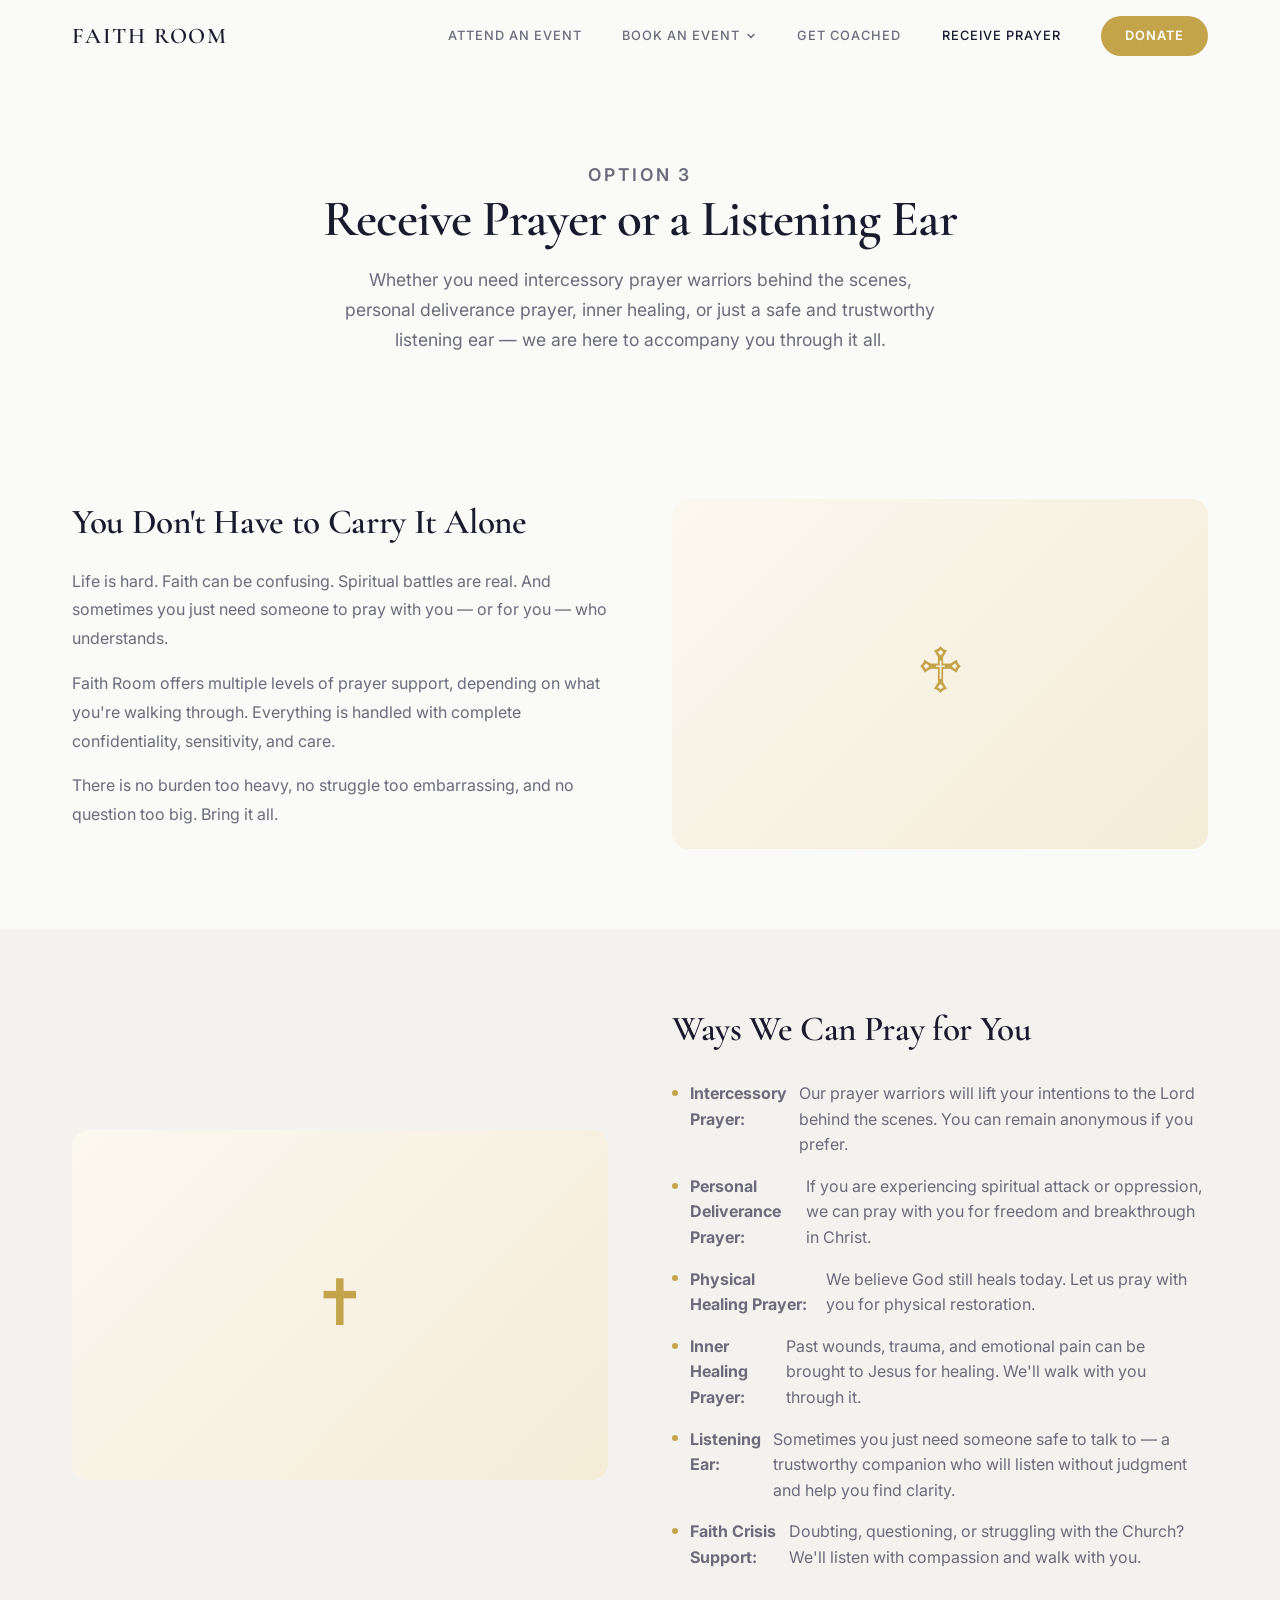
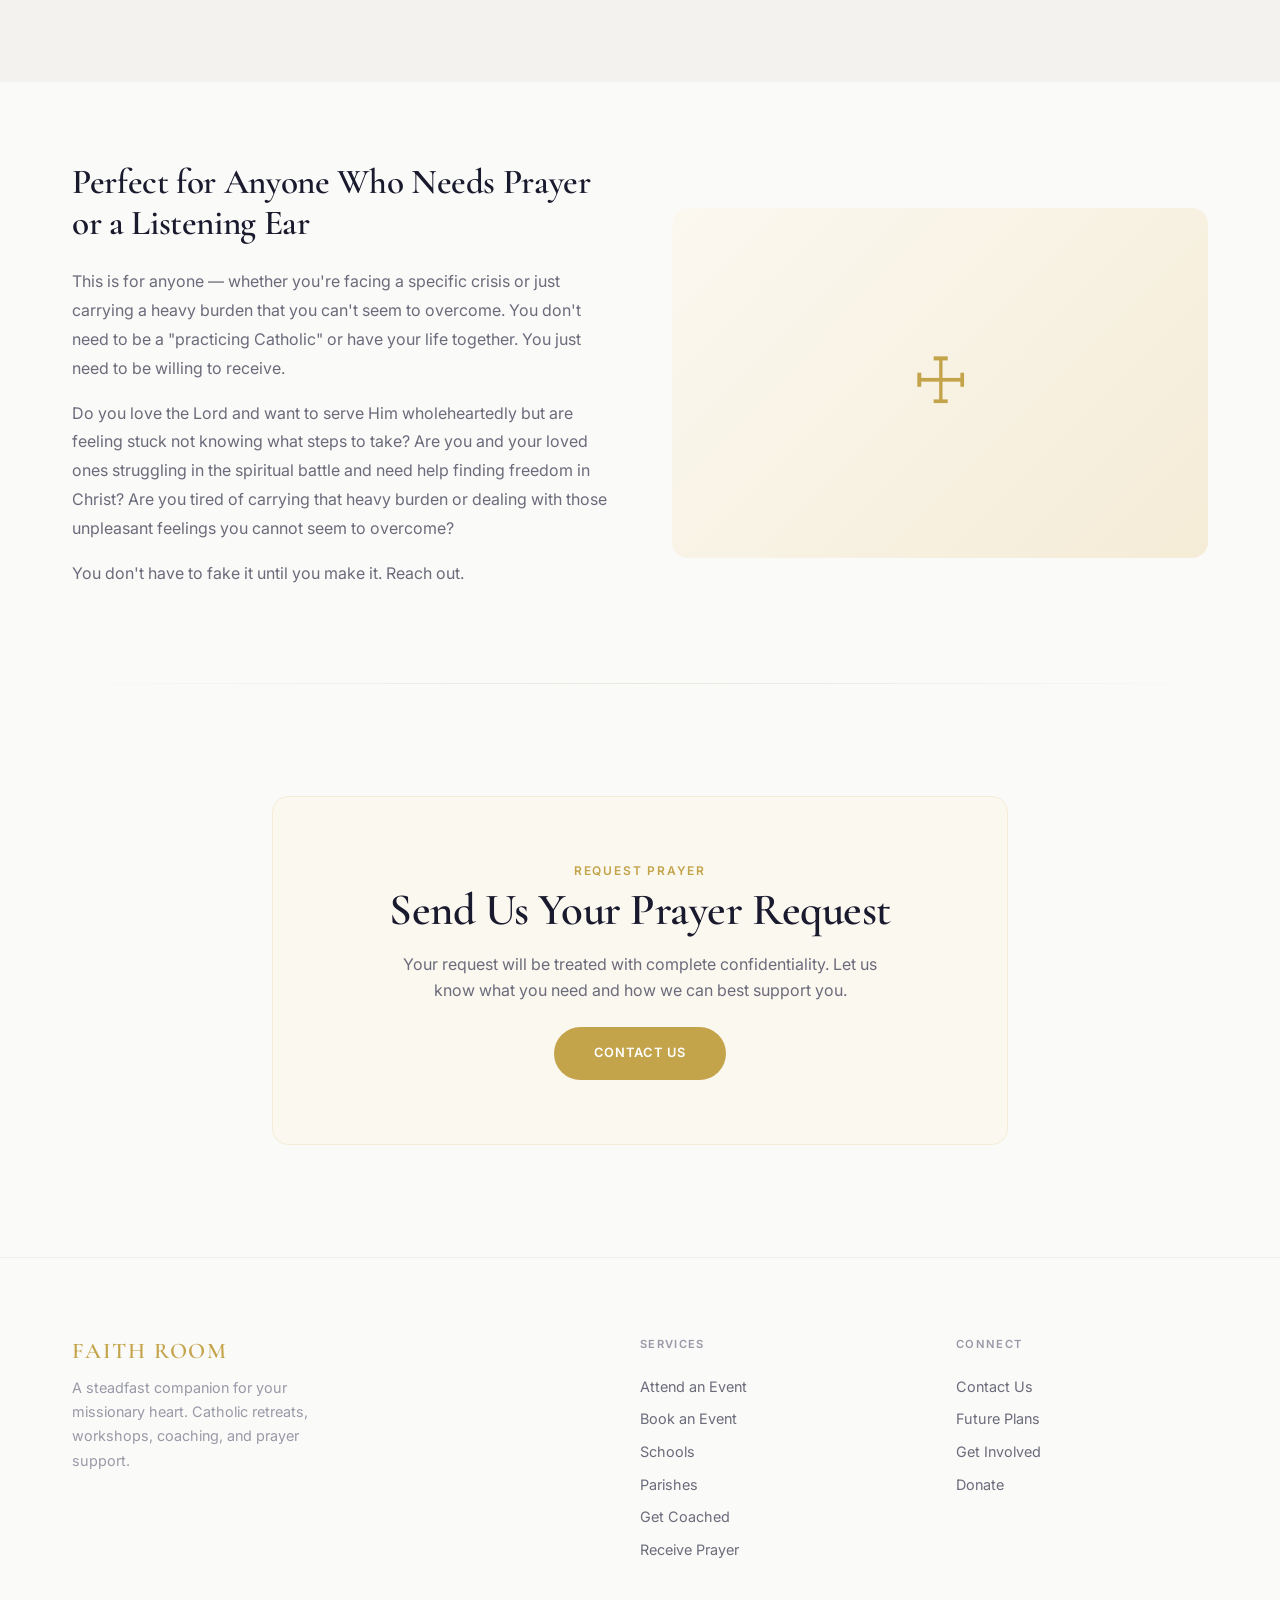
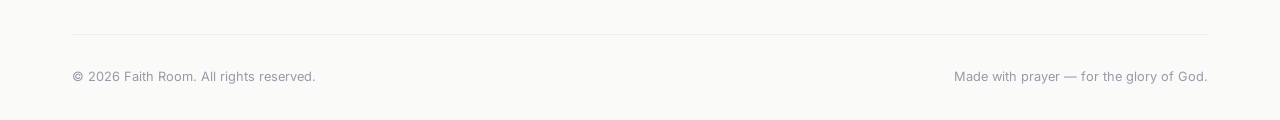
<file: prayer.html>
<!DOCTYPE html>
<html lang="en">
<head>
  <meta charset="UTF-8" />
  <meta name="viewport" content="width=device-width, initial-scale=1.0" />
  <meta name="description" content="Request prayer from Faith Room. Intercessory prayer, deliverance, inner healing, and a safe listening ear for your faith journey." />
  <title>Receive Prayer — Faith Room</title>
  <link rel="preconnect" href="https://fonts.googleapis.com" />
  <link rel="preconnect" href="https://fonts.gstatic.com" crossorigin />
  <link href="https://fonts.googleapis.com/css2?family=Cormorant+Garamond:ital,wght@0,400;0,500;0,600;0,700;1,400;1,500&family=Inter:wght@300;400;500;600;700&display=swap" rel="stylesheet" />
  <link rel="stylesheet" href="styles.css" />
</head>
<body>

<nav class="nav" aria-label="Main navigation">
  <div class="nav-inner">
    <a href="index.html" class="nav-logo">FAITH ROOM</a>
    <div class="nav-links">
      <a href="attend.html">Attend an Event</a>
      <div class="dropdown">
        <a href="events.html" class="dropdown-toggle">
          Book an Event
          <svg viewBox="0 0 12 12" fill="none"><path d="M3 4.5L6 7.5L9 4.5" stroke="currentColor" stroke-width="1.5" stroke-linecap="round" stroke-linejoin="round"/></svg>
        </a>
        <div class="dropdown-menu">
          <a href="schools.html">Schools</a>
          <a href="parishes.html">Parishes</a>
        </div>
      </div>
      <a href="getcoached.html">Get Coached</a>
      <a href="prayer.html">Receive Prayer</a>
      <a href="donate.html" class="btn-donate">Donate</a>
    </div>
    <button class="nav-toggle" aria-label="Toggle menu">
      <span></span><span></span><span></span>
    </button>
  </div>
</nav>

<div class="mobile-nav">
  <a href="attend.html">Attend an Event</a>
  <a href="events.html">Book an Event</a>
  <a href="schools.html" class="sub-link">Schools</a>
  <a href="parishes.html" class="sub-link">Parishes</a>
  <a href="getcoached.html">Get Coached</a>
  <a href="prayer.html">Receive Prayer</a>
  <a href="donate.html">Donate</a>
</div>

<section class="page-header" data-animate>
  <div class="container-sm">
    <p class="overline delay-1">Option 3</p>
    <h1 class="delay-1">Receive Prayer or a Listening Ear</h1>
    <p class="delay-2">Whether you need intercessory prayer warriors behind the scenes, personal deliverance prayer, inner healing, or just a safe and trustworthy listening ear — we are here to accompany you through it all.</p>
  </div>
</section>

<section class="content-block" data-animate>
  <div class="container">
    <div class="content-row">
      <div class="content-text delay-1">
        <h2>You Don't Have to Carry It Alone</h2>
        <p>Life is hard. Faith can be confusing. Spiritual battles are real. And sometimes you just need someone to pray with you — or for you — who understands.</p>
        <p>Faith Room offers multiple levels of prayer support, depending on what you're walking through. Everything is handled with complete confidentiality, sensitivity, and care.</p>
        <p>There is no burden too heavy, no struggle too embarrassing, and no question too big. Bring it all.</p>
      </div>
      <div class="content-image placeholder delay-2">
        ♱
      </div>
    </div>
  </div>
</section>

<section class="content-block alt" data-animate>
  <div class="container">
    <div class="content-row reverse">
      <div class="content-text delay-1">
        <h2>Ways We Can Pray for You</h2>
        <ul>
          <li><strong>Intercessory Prayer:</strong> Our prayer warriors will lift your intentions to the Lord behind the scenes. You can remain anonymous if you prefer.</li>
          <li><strong>Personal Deliverance Prayer:</strong> If you are experiencing spiritual attack or oppression, we can pray with you for freedom and breakthrough in Christ.</li>
          <li><strong>Physical Healing Prayer:</strong> We believe God still heals today. Let us pray with you for physical restoration.</li>
          <li><strong>Inner Healing Prayer:</strong> Past wounds, trauma, and emotional pain can be brought to Jesus for healing. We'll walk with you through it.</li>
          <li><strong>Listening Ear:</strong> Sometimes you just need someone safe to talk to — a trustworthy companion who will listen without judgment and help you find clarity.</li>
          <li><strong>Faith Crisis Support:</strong> Doubting, questioning, or struggling with the Church? We'll listen with compassion and walk with you.</li>
        </ul>
      </div>
      <div class="content-image placeholder delay-2">
        ✝
      </div>
    </div>
  </div>
</section>

<section class="content-block" data-animate>
  <div class="container">
    <div class="content-row">
      <div class="content-text delay-1">
        <h2>Perfect for Anyone Who Needs Prayer or a Listening Ear</h2>
        <p>This is for anyone — whether you're facing a specific crisis or just carrying a heavy burden that you can't seem to overcome. You don't need to be a "practicing Catholic" or have your life together. You just need to be willing to receive.</p>
        <p>Do you love the Lord and want to serve Him wholeheartedly but are feeling stuck not knowing what steps to take? Are you and your loved ones struggling in the spiritual battle and need help finding freedom in Christ? Are you tired of carrying that heavy burden or dealing with those unpleasant feelings you cannot seem to overcome?</p>
        <p>You don't have to fake it until you make it. Reach out.</p>
      </div>
      <div class="content-image placeholder delay-2">
        ☩
      </div>
    </div>
  </div>
</section>

<div class="divider"></div>
<section class="section" data-animate>
  <div class="container-sm">
    <div class="cta-box delay-1">
      <p class="overline">Request Prayer</p>
      <h2 style="margin-top:.25rem;margin-bottom:1rem;">Send Us Your Prayer Request</h2>
      <p style="color:var(--text-muted);max-width:500px;margin:0 auto 1.5rem;">
        Your request will be treated with complete confidentiality. Let us know what you need and how we can best support you.
      </p>
      <a href="contact.html" class="btn btn-primary btn-lg">Contact Us</a>
    </div>
  </div>
</section>

<footer class="footer">
  <div class="container">
    <div class="footer-grid">
      <div class="footer-brand">
        <h3>FAITH ROOM</h3>
        <p>A steadfast companion for your missionary heart. Catholic retreats, workshops, coaching, and prayer support.</p>
      </div>
      <div class="footer-col">
        <h4>Services</h4>
        <a href="attend.html">Attend an Event</a>
        <a href="events.html">Book an Event</a>
        <a href="schools.html">Schools</a>
        <a href="parishes.html">Parishes</a>
        <a href="getcoached.html">Get Coached</a>
        <a href="prayer.html">Receive Prayer</a>
      </div>
      <div class="footer-col">
        <h4>Connect</h4>
        <a href="contact.html">Contact Us</a>
        <a href="futureplans.html">Future Plans</a>
        <a href="getinvolved.html">Get Involved</a>
        <a href="donate.html">Donate</a>
      </div>
    </div>
    <div class="footer-bottom">
      <span>&copy; 2026 Faith Room. All rights reserved.</span>
      <span>Made with prayer &mdash; for the glory of God.</span>
    </div>
  </div>
</footer>

<button class="back-to-top" aria-label="Back to top">
  <svg viewBox="0 0 20 20" fill="none" stroke="currentColor" stroke-width="2" stroke-linecap="round" stroke-linejoin="round"><path d="M10 17V3M3 10l7-7 7 7"/></svg>
</button>

<script src="main.js"></script>
</body>
</html>
</file>
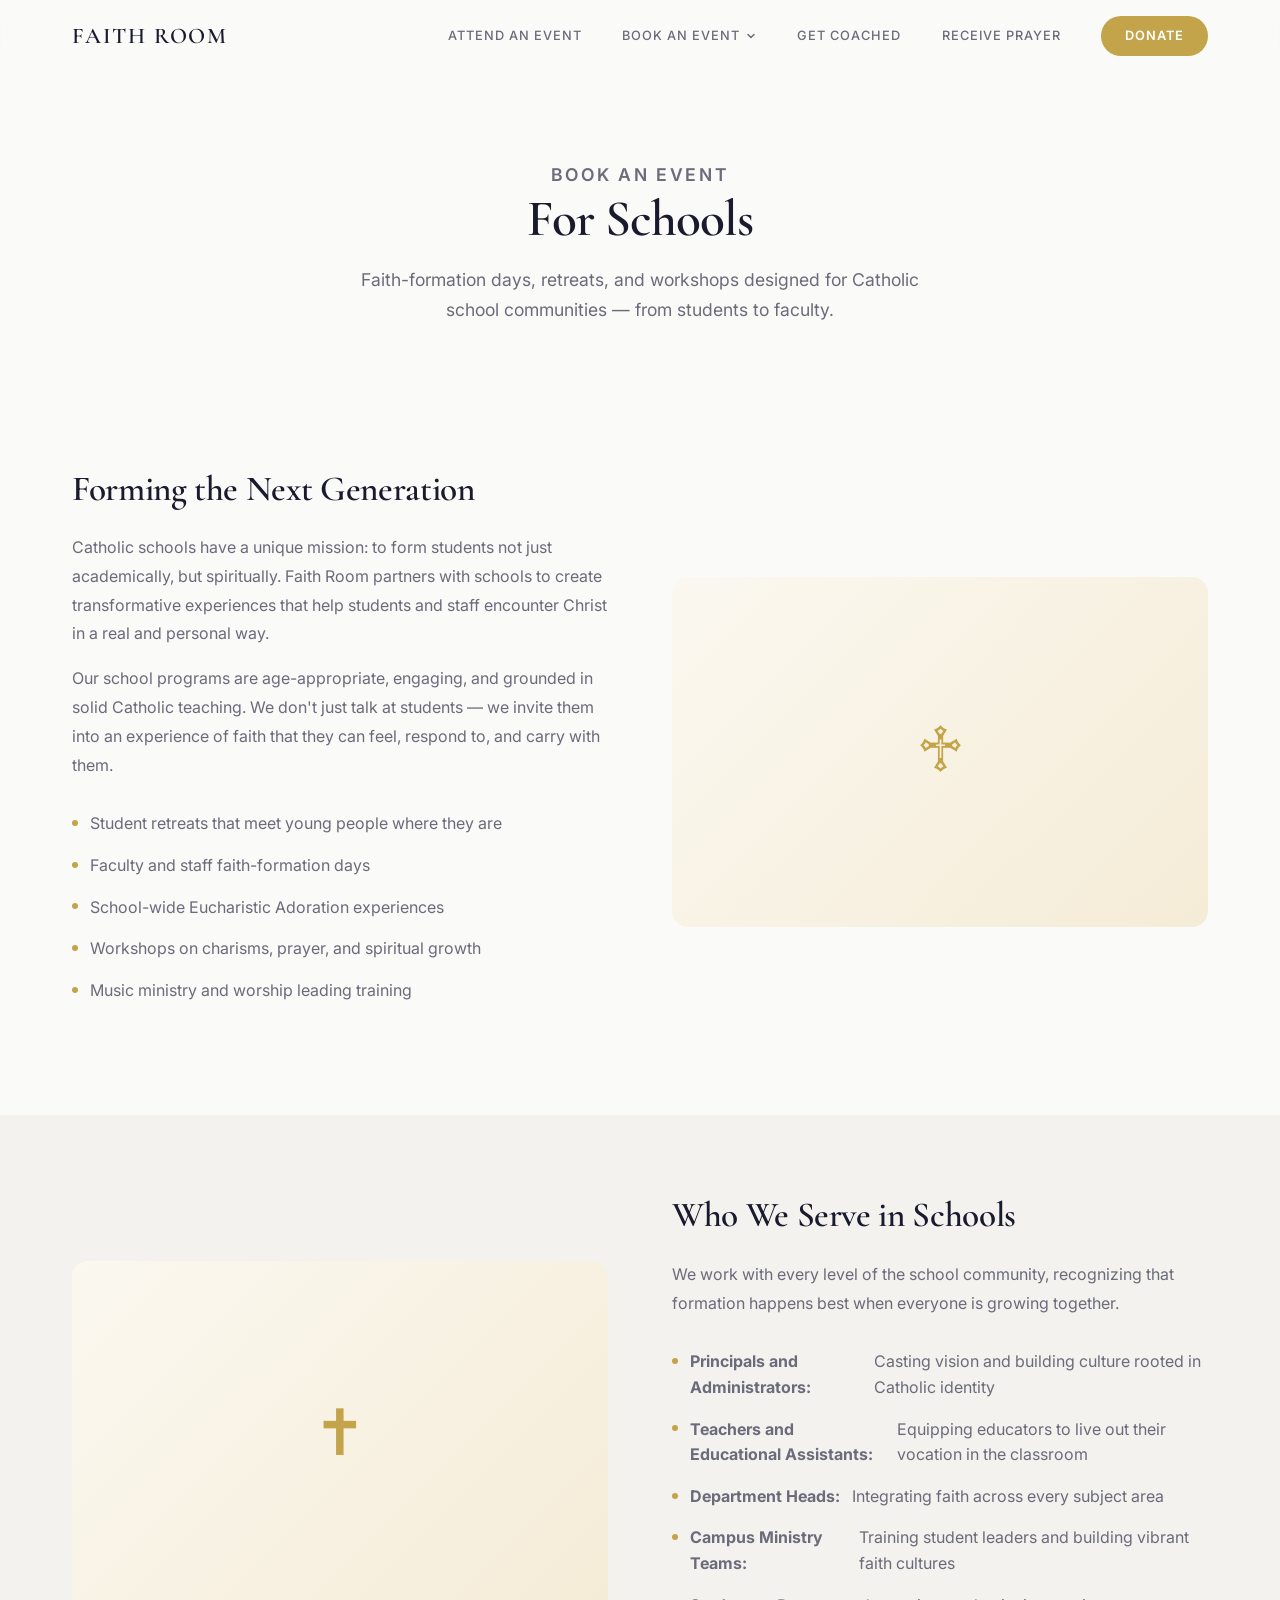
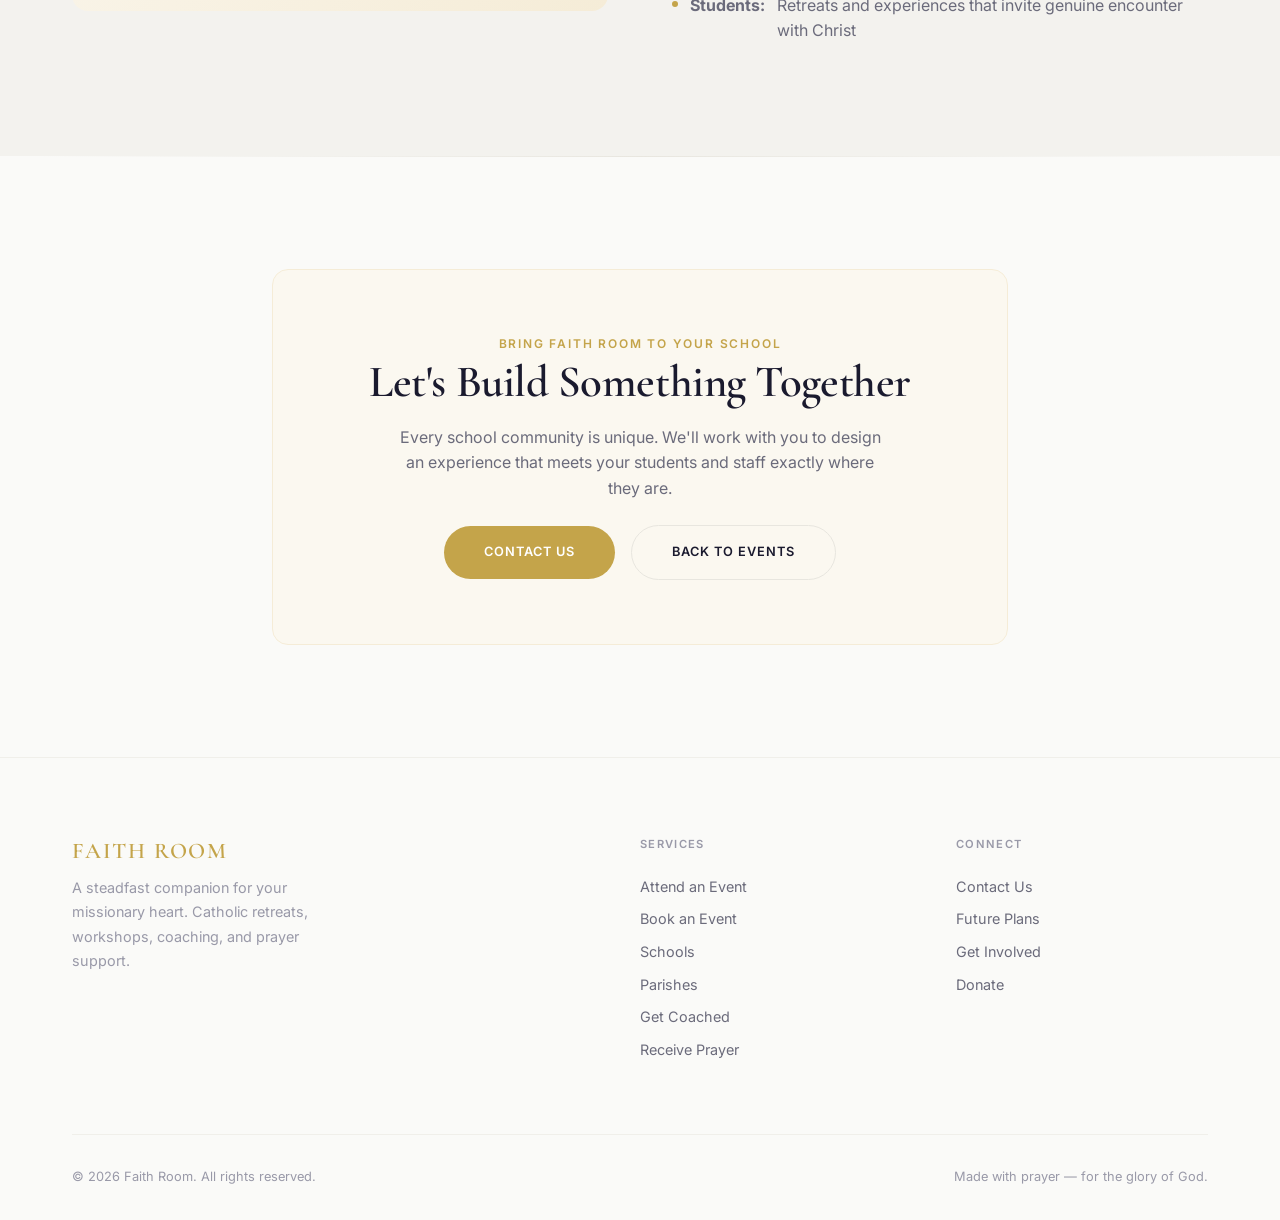
<file: schools.html>
<!DOCTYPE html>
<html lang="en">
<head>
  <meta charset="UTF-8" />
  <meta name="viewport" content="width=device-width, initial-scale=1.0" />
  <meta name="description" content="Faith Room for Schools — Catholic faith formation days, retreats, and workshops tailored for school communities." />
  <title>Schools — Faith Room</title>
  <link rel="preconnect" href="https://fonts.googleapis.com" />
  <link rel="preconnect" href="https://fonts.gstatic.com" crossorigin />
  <link href="https://fonts.googleapis.com/css2?family=Cormorant+Garamond:ital,wght@0,400;0,500;0,600;0,700;1,400;1,500&family=Inter:wght@300;400;500;600;700&display=swap" rel="stylesheet" />
  <link rel="stylesheet" href="styles.css" />
</head>
<body>

<nav class="nav" aria-label="Main navigation">
  <div class="nav-inner">
    <a href="index.html" class="nav-logo">FAITH ROOM</a>
    <div class="nav-links">
      <a href="attend.html">Attend an Event</a>
      <div class="dropdown">
        <a href="events.html" class="dropdown-toggle">
          Book an Event
          <svg viewBox="0 0 12 12" fill="none"><path d="M3 4.5L6 7.5L9 4.5" stroke="currentColor" stroke-width="1.5" stroke-linecap="round" stroke-linejoin="round"/></svg>
        </a>
        <div class="dropdown-menu">
          <a href="schools.html">Schools</a>
          <a href="parishes.html">Parishes</a>
        </div>
      </div>
      <a href="getcoached.html">Get Coached</a>
      <a href="prayer.html">Receive Prayer</a>
      <a href="donate.html" class="btn-donate">Donate</a>
    </div>
    <button class="nav-toggle" aria-label="Toggle menu">
      <span></span><span></span><span></span>
    </button>
  </div>
</nav>

<div class="mobile-nav">
  <a href="attend.html">Attend an Event</a>
  <a href="events.html">Book an Event</a>
  <a href="schools.html" class="sub-link">Schools</a>
  <a href="parishes.html" class="sub-link">Parishes</a>
  <a href="getcoached.html">Get Coached</a>
  <a href="prayer.html">Receive Prayer</a>
  <a href="donate.html">Donate</a>
</div>

<section class="page-header" data-animate>
  <div class="container-sm">
    <p class="overline delay-1">Book an Event</p>
    <h1 class="delay-1">For Schools</h1>
    <p class="delay-2">Faith-formation days, retreats, and workshops designed for Catholic school communities — from students to faculty.</p>
  </div>
</section>

<section class="content-block" data-animate>
  <div class="container">
    <div class="content-row">
      <div class="content-text delay-1">
        <h2>Forming the Next Generation</h2>
        <p>Catholic schools have a unique mission: to form students not just academically, but spiritually. Faith Room partners with schools to create transformative experiences that help students and staff encounter Christ in a real and personal way.</p>
        <p>Our school programs are age-appropriate, engaging, and grounded in solid Catholic teaching. We don't just talk at students — we invite them into an experience of faith that they can feel, respond to, and carry with them.</p>
        <ul>
          <li>Student retreats that meet young people where they are</li>
          <li>Faculty and staff faith-formation days</li>
          <li>School-wide Eucharistic Adoration experiences</li>
          <li>Workshops on charisms, prayer, and spiritual growth</li>
          <li>Music ministry and worship leading training</li>
        </ul>
      </div>
      <div class="content-image placeholder delay-2">
        ♱
      </div>
    </div>
  </div>
</section>

<section class="content-block alt" data-animate>
  <div class="container">
    <div class="content-row reverse">
      <div class="content-text delay-1">
        <h2>Who We Serve in Schools</h2>
        <p>We work with every level of the school community, recognizing that formation happens best when everyone is growing together.</p>
        <ul>
          <li><strong>Principals and Administrators:</strong> Casting vision and building culture rooted in Catholic identity</li>
          <li><strong>Teachers and Educational Assistants:</strong> Equipping educators to live out their vocation in the classroom</li>
          <li><strong>Department Heads:</strong> Integrating faith across every subject area</li>
          <li><strong>Campus Ministry Teams:</strong> Training student leaders and building vibrant faith cultures</li>
          <li><strong>Students:</strong> Retreats and experiences that invite genuine encounter with Christ</li>
        </ul>
      </div>
      <div class="content-image placeholder delay-2">
        ✝
      </div>
    </div>
  </div>
</section>

<div class="divider"></div>
<section class="section" data-animate>
  <div class="container-sm">
    <div class="cta-box delay-1">
      <p class="overline">Bring Faith Room to Your School</p>
      <h2 style="margin-top:.25rem;margin-bottom:1rem;">Let's Build Something Together</h2>
      <p style="color:var(--text-muted);max-width:500px;margin:0 auto 1.5rem;">
        Every school community is unique. We'll work with you to design an experience that meets your students and staff exactly where they are.
      </p>
      <div style="display:flex;align-items:center;justify-content:center;gap:1rem;flex-wrap:wrap;">
        <a href="contact.html" class="btn btn-primary btn-lg">Contact Us</a>
        <a href="events.html" class="btn btn-outline btn-lg">Back to Events</a>
      </div>
    </div>
  </div>
</section>

<footer class="footer">
  <div class="container">
    <div class="footer-grid">
      <div class="footer-brand">
        <h3>FAITH ROOM</h3>
        <p>A steadfast companion for your missionary heart. Catholic retreats, workshops, coaching, and prayer support.</p>
      </div>
      <div class="footer-col">
        <h4>Services</h4>
        <a href="attend.html">Attend an Event</a>
        <a href="events.html">Book an Event</a>
        <a href="schools.html">Schools</a>
        <a href="parishes.html">Parishes</a>
        <a href="getcoached.html">Get Coached</a>
        <a href="prayer.html">Receive Prayer</a>
      </div>
      <div class="footer-col">
        <h4>Connect</h4>
        <a href="contact.html">Contact Us</a>
        <a href="futureplans.html">Future Plans</a>
        <a href="getinvolved.html">Get Involved</a>
        <a href="donate.html">Donate</a>
      </div>
    </div>
    <div class="footer-bottom">
      <span>&copy; 2026 Faith Room. All rights reserved.</span>
      <span>Made with prayer &mdash; for the glory of God.</span>
    </div>
  </div>
</footer>

<button class="back-to-top" aria-label="Back to top">
  <svg viewBox="0 0 20 20" fill="none" stroke="currentColor" stroke-width="2" stroke-linecap="round" stroke-linejoin="round"><path d="M10 17V3M3 10l7-7 7 7"/></svg>
</button>

<script src="main.js"></script>
</body>
</html>
</file>
<file: styles.css>
/* === CSS Variables === */
:root {
  --bg: #FAFAF8;
  --bg-alt: #F3F2EE;
  --text: #1a1a2e;
  --text-muted: #6b6b7b;
  --text-light: #9999a8;
  --gold: #C4A44A;
  --gold-hover: #B8933A;
  --gold-light: #F5ECD7;
  --gold-bg: #FBF8F0;
  --white: #FFFFFF;
  --border: #E8E6DF;
  --border-light: #F0EFEA;
  --shadow: 0 1px 3px rgba(0,0,0,0.04);
  --shadow-md: 0 4px 20px rgba(0,0,0,0.06);
  --radius: 12px;
  --radius-lg: 16px;
  --font-serif: 'Cormorant Garamond', Georgia, serif;
  --font-sans: 'Inter', -apple-system, sans-serif;
  --transition: 0.3s cubic-bezier(0.25, 0.1, 0.25, 1);
}

/* === Reset & Base === */
*, *::before, *::after { box-sizing: border-box; margin: 0; padding: 0; }

html {
  scroll-behavior: smooth;
  -webkit-font-smoothing: antialiased;
  -moz-osx-font-smoothing: grayscale;
}

body {
  font-family: var(--font-sans);
  background: var(--bg);
  color: var(--text);
  line-height: 1.6;
  font-size: 16px;
}

a { color: inherit; text-decoration: none; }
img { max-width: 100%; display: block; }
button { cursor: pointer; font-family: inherit; }
ul { list-style: none; }

/* === Typography === */
h1, h2, h3, h4, h5, h6 { font-family: var(--font-serif); font-weight: 600; line-height: 1.15; }
h1 { font-size: clamp(2.8rem, 5vw, 4.5rem); letter-spacing: -0.02em; }
h2 { font-size: clamp(2rem, 3.5vw, 3.2rem); letter-spacing: -0.01em; }
h3 { font-size: clamp(1.3rem, 2vw, 1.75rem); }

.serif { font-family: var(--font-serif); }
.sans { font-family: var(--font-sans); }
.text-gold { color: var(--gold); }
.text-muted { color: var(--text-muted); }
.text-light { color: var(--text-light); }

.overline {
  font-size: 0.75rem;
  font-weight: 600;
  text-transform: uppercase;
  letter-spacing: 0.15em;
  color: var(--gold);
}

/* === Layout === */
.container { max-width: 1200px; margin: 0 auto; padding: 0 2rem; }
.container-sm { max-width: 800px; margin: 0 auto; padding: 0 2rem; }
.section { padding: 7rem 0; }
.section-sm { padding: 5rem 0; }

/* === Navigation === */
.nav {
  position: fixed;
  top: 0;
  left: 0;
  width: 100%;
  z-index: 100;
  background: rgba(250, 250, 248, 0.85);
  backdrop-filter: blur(20px);
  -webkit-backdrop-filter: blur(20px);
  border-bottom: 1px solid transparent;
  transition: all var(--transition);
}

.nav.scrolled {
  border-bottom-color: var(--border-light);
}

.nav-inner {
  display: flex;
  align-items: center;
  justify-content: space-between;
  max-width: 1200px;
  margin: 0 auto;
  padding: 0 2rem;
  height: 72px;
}

.nav-logo {
  font-family: var(--font-serif);
  font-size: 1.4rem;
  font-weight: 600;
  letter-spacing: 0.08em;
  color: var(--text);
  white-space: nowrap;
}

.nav-links {
  display: flex;
  align-items: center;
  gap: 2.5rem;
}

.nav-links a {
  font-size: 0.8rem;
  font-weight: 500;
  text-transform: uppercase;
  letter-spacing: 0.08em;
  color: var(--text-muted);
  transition: color var(--transition);
  white-space: nowrap;
}

.nav-links a:hover { color: var(--text); }

.nav-links a.btn-donate {
  background: var(--gold);
  color: var(--white);
  padding: 0.6rem 1.5rem;
  border-radius: 100px;
  font-weight: 600;
  transition: all var(--transition);
}

.nav-links a.btn-donate:hover {
  background: var(--gold-hover);
  transform: translateY(-1px);
  box-shadow: 0 4px 12px rgba(196, 164, 74, 0.3);
}

/* Dropdown */
.dropdown { position: relative; }
.dropdown-toggle { display: flex; align-items: center; gap: 0.3rem; }
.dropdown-toggle svg { width: 12px; height: 12px; transition: transform var(--transition); }
.dropdown:hover .dropdown-toggle svg { transform: rotate(180deg); }
.dropdown-menu {
  position: absolute;
  top: 100%;
  left: 50%;
  transform: translateX(-50%) translateY(8px);
  background: var(--white);
  border: 1px solid var(--border);
  border-radius: var(--radius);
  padding: 0.5rem 0;
  min-width: 180px;
  opacity: 0;
  visibility: hidden;
  transition: all var(--transition);
  box-shadow: var(--shadow-md);
}

.dropdown:hover .dropdown-menu { opacity: 1; visibility: visible; transform: translateX(-50%) translateY(4px); }
.dropdown-menu a {
  display: block;
  padding: 0.6rem 1.25rem;
  font-size: 0.8rem !important;
  text-transform: none !important;
  letter-spacing: 0 !important;
}

.dropdown-menu a:hover { background: var(--gold-bg); color: var(--gold) !important; }

/* Mobile nav */
.nav-toggle {
  display: none;
  flex-direction: column;
  gap: 5px;
  background: none;
  border: none;
  padding: 4px;
  cursor: pointer;
}

.nav-toggle span {
  display: block;
  width: 24px;
  height: 2px;
  background: var(--text);
  transition: var(--transition);
}

.mobile-nav {
  display: none;
  position: fixed;
  top: 72px;
  left: 0;
  width: 100%;
  background: var(--bg);
  border-bottom: 1px solid var(--border-light);
  padding: 1.5rem 2rem;
  z-index: 99;
}

.mobile-nav.active { display: block; }

.mobile-nav a {
  display: block;
  padding: 0.75rem 0;
  font-size: 0.85rem;
  font-weight: 500;
  color: var(--text-muted);
  border-bottom: 1px solid var(--border-light);
}

.mobile-nav a:last-child { border-bottom: none; }
.mobile-nav a:hover { color: var(--text); }

.mobile-nav .sub-link { padding-left: 1.5rem; font-size: 0.8rem; color: var(--text-light); }

/* === Buttons === */
.btn {
  display: inline-block;
  padding: 0.85rem 2rem;
  font-size: 0.8rem;
  font-weight: 600;
  text-transform: uppercase;
  letter-spacing: 0.08em;
  border-radius: 100px;
  transition: all var(--transition);
  text-align: center;
  border: none;
  font-family: var(--font-sans);
}

.btn-primary {
  background: var(--gold);
  color: var(--white);
}

.btn-primary:hover {
  background: var(--gold-hover);
  transform: translateY(-1px);
  box-shadow: 0 6px 20px rgba(196, 164, 74, 0.3);
}

.btn-outline {
  background: transparent;
  color: var(--text);
  border: 1.5px solid var(--border);
}

.btn-outline:hover {
  border-color: var(--gold);
  color: var(--gold);
}

.btn-lg { padding: 1rem 2.5rem; }

/* === Hero === */
.hero {
  padding: 10rem 0 6rem;
  text-align: center;
  position: relative;
}

.hero-badge {
  display: inline-flex;
  align-items: center;
  gap: 0.5rem;
  padding: 0.4rem 1rem;
  border: 1px solid var(--gold-light);
  border-radius: 100px;
  font-size: 0.7rem;
  font-weight: 600;
  text-transform: uppercase;
  letter-spacing: 0.1em;
  color: var(--gold);
  margin-bottom: 2rem;
}

.hero-badge .dot {
  width: 6px;
  height: 6px;
  border-radius: 50%;
  background: var(--gold);
}

.hero h1 {
  max-width: 800px;
  margin: 0 auto 1.5rem;
}

.hero p {
  font-size: 1.15rem;
  color: var(--text-muted);
  max-width: 600px;
  margin: 0 auto 2.5rem;
  line-height: 1.7;
}

.hero-buttons {
  display: flex;
  align-items: center;
  justify-content: center;
  gap: 1rem;
  flex-wrap: wrap;
}

/* === Mission Cards === */
.mission-grid {
  display: grid;
  grid-template-columns: repeat(3, 1fr);
  gap: 1.5rem;
}

.mission-card {
  background: var(--white);
  border: 1px solid var(--border-light);
  border-radius: var(--radius-lg);
  padding: 2.5rem;
  transition: all var(--transition);
}

.mission-card:hover {
  border-color: var(--gold-light);
  box-shadow: var(--shadow-md);
}

.mission-card .icon-circle {
  width: 48px;
  height: 48px;
  border-radius: 12px;
  background: var(--gold-bg);
  display: flex;
  align-items: center;
  justify-content: center;
  margin-bottom: 1.5rem;
}

.mission-card .icon-circle svg {
  width: 24px;
  height: 24px;
  color: var(--gold);
  stroke: var(--gold);
}

.mission-card h3 { margin-bottom: 0.75rem; }
.mission-card p { color: var(--text-muted); font-size: 0.95rem; line-height: 1.7; }

/* === Service Cards === */
.service-grid {
  display: grid;
  grid-template-columns: repeat(2, 1fr);
  gap: 1.5rem;
}

.service-card {
  background: var(--white);
  border: 1px solid var(--border-light);
  border-radius: var(--radius-lg);
  padding: 3rem;
  transition: all var(--transition);
  position: relative;
  overflow: hidden;
}

.service-card:hover {
  border-color: var(--gold-light);
  box-shadow: var(--shadow-md);
}

.service-card .option-num {
  font-size: 0.65rem;
  font-weight: 700;
  text-transform: uppercase;
  letter-spacing: 0.2em;
  color: var(--gold);
  margin-bottom: 1rem;
}

.service-card h3 {
  font-size: 1.75rem;
  margin-bottom: 1rem;
}

.service-card p {
  color: var(--text-muted);
  line-height: 1.7;
  margin-bottom: 1.5rem;
}

.service-link {
  display: inline-flex;
  align-items: center;
  gap: 0.5rem;
  font-size: 0.8rem;
  font-weight: 600;
  text-transform: uppercase;
  letter-spacing: 0.06em;
  color: var(--gold);
  transition: gap var(--transition);
}

.service-link:hover { gap: 0.75rem; }
.service-link svg { width: 16px; height: 16px; }

/* === Audience Tags === */
.audience-grid {
  display: flex;
  flex-wrap: wrap;
  gap: 0.6rem;
  justify-content: center;
  max-width: 900px;
  margin: 0 auto;
}

.audience-tag {
  padding: 0.5rem 1.2rem;
  border: 1px solid var(--border-light);
  border-radius: 100px;
  font-size: 0.85rem;
  color: var(--text-muted);
  transition: all var(--transition);
  background: var(--white);
}

.audience-tag:hover {
  border-color: var(--gold);
  color: var(--gold);
  background: var(--gold-bg);
}

/* === Testimony === */
.testimony {
  text-align: center;
  position: relative;
}

.testimony .quote-mark {
  font-size: 10rem;
  line-height: 0.5;
  color: var(--gold-light);
  font-family: var(--font-serif);
  margin-bottom: -1rem;
  user-select: none;
}

.testimony blockquote {
  font-family: var(--font-serif);
  font-size: 1.5rem;
  font-style: italic;
  line-height: 1.6;
  color: var(--text);
  max-width: 700px;
  margin: 0 auto 2rem;
}

.testimony .avatar {
  width: 64px;
  height: 64px;
  border-radius: 50%;
  background: var(--gold-bg);
  display: flex;
  align-items: center;
  justify-content: center;
  margin: 0 auto 1rem;
  font-family: var(--font-serif);
  font-size: 1.2rem;
  font-weight: 600;
  color: var(--gold);
}

.testimony cite { font-style: normal; }
.testimony cite strong { display: block; color: var(--gold); font-size: 0.95rem; }
.testimony cite span { display: block; color: var(--text-light); font-size: 0.85rem; margin-top: 0.25rem; }

/* === Steps === */
.steps-grid {
  display: grid;
  grid-template-columns: repeat(3, 1fr);
  gap: 2rem;
  max-width: 800px;
  margin: 0 auto;
}

.step-item {
  text-align: center;
}

.step-num {
  width: 56px;
  height: 56px;
  border-radius: 14px;
  background: var(--gold-bg);
  display: flex;
  align-items: center;
  justify-content: center;
  margin: 0 auto 1rem;
  font-family: var(--font-serif);
  font-size: 1.3rem;
  color: var(--gold);
  transition: all var(--transition);
}

.step-item:hover .step-num { background: var(--gold); color: var(--white); }
.step-item h4 { margin-bottom: 0.5rem; font-size: 1.1rem; }
.step-item p { color: var(--text-muted); font-size: 0.9rem; line-height: 1.6; }

/* === CTA Box === */
.cta-box {
  background: var(--gold-bg);
  border: 1px solid var(--gold-light);
  border-radius: var(--radius-lg);
  padding: 4rem;
  text-align: center;
}

.cta-box.dark {
  background: var(--text);
  border-color: var(--text);
}

.cta-box.dark h2 { color: var(--white); }
.cta-box.dark p { color: rgba(255,255,255,0.6); }

/* === Divider === */
.divider {
  width: 100%;
  height: 1px;
  background: linear-gradient(90deg, transparent, var(--border), transparent);
  margin: 0 auto;
  max-width: 1200px;
}

.divider-full {
  border: none;
  border-top: 1px solid var(--border-light);
}

/* === Footer === */
.footer {
  padding: 5rem 0 2rem;
  border-top: 1px solid var(--border-light);
}

.footer-grid {
  display: grid;
  grid-template-columns: 2fr 1fr 1fr;
  gap: 4rem;
}

.footer-brand h3 {
  font-family: var(--font-serif);
  font-size: 1.4rem;
  letter-spacing: 0.08em;
  color: var(--gold);
  margin-bottom: 0.75rem;
}

.footer-brand p {
  color: var(--text-light);
  font-size: 0.9rem;
  line-height: 1.7;
  max-width: 280px;
}

.footer-col h4 {
  font-family: var(--font-sans);
  font-size: 0.7rem;
  font-weight: 600;
  text-transform: uppercase;
  letter-spacing: 0.12em;
  color: var(--text-light);
  margin-bottom: 1.5rem;
}

.footer-col a {
  display: block;
  font-size: 0.9rem;
  color: var(--text-muted);
  margin-bottom: 0.6rem;
  transition: color var(--transition);
}

.footer-col a:hover { color: var(--gold); }

.footer-bottom {
  display: flex;
  justify-content: space-between;
  align-items: center;
  padding-top: 2rem;
  margin-top: 4rem;
  border-top: 1px solid var(--border-light);
  font-size: 0.8rem;
  color: var(--text-light);
}

/* === Page Header (for sub-pages) === */
.page-header {
  padding: 10rem 0 4rem;
  text-align: center;
}

.page-header h1 {
  font-size: clamp(2.2rem, 4vw, 3.5rem);
  margin-bottom: 1rem;
}

.page-header p {
  color: var(--text-muted);
  max-width: 600px;
  margin: 0 auto;
  font-size: 1.1rem;
  line-height: 1.7;
}

/* === Content blocks for sub-pages === */
.content-block {
  padding: 5rem 0;
}

.content-block.alt {
  background: var(--bg-alt);
}

.content-row {
  display: grid;
  grid-template-columns: 1fr 1fr;
  gap: 4rem;
  align-items: center;
}

.content-row.reverse { direction: rtl; }
.content-row.reverse > * { direction: ltr; }

.content-text h2 {
  font-size: 2.2rem;
  margin-bottom: 1.5rem;
}

.content-text p {
  color: var(--text-muted);
  line-height: 1.8;
  margin-bottom: 1rem;
}

.content-text ul {
  margin: 1.5rem 0;
}

.content-text ul li {
  padding: 0.5rem 0;
  color: var(--text-muted);
  display: flex;
  align-items: flex-start;
  gap: 0.75rem;
  line-height: 1.6;
}

.content-text ul li::before {
  content: "";
  display: block;
  width: 6px;
  height: 6px;
  min-width: 6px;
  border-radius: 50%;
  background: var(--gold);
  margin-top: 0.55rem;
}

.content-image {
  border-radius: var(--radius-lg);
  overflow: hidden;
}

.content-image.placeholder {
  background: linear-gradient(135deg, var(--gold-bg), var(--gold-light));
  min-height: 350px;
  display: flex;
  align-items: center;
  justify-content: center;
  font-family: var(--font-serif);
  font-size: 4rem;
  color: var(--gold);
}

/* === Form === */
.form-group {
  margin-bottom: 1.5rem;
}

.form-group label {
  display: block;
  font-size: 0.8rem;
  font-weight: 600;
  text-transform: uppercase;
  letter-spacing: 0.06em;
  margin-bottom: 0.5rem;
  color: var(--text);
}

.form-group input,
.form-group textarea,
.form-group select {
  width: 100%;
  padding: 0.85rem 1rem;
  border: 1px solid var(--border);
  border-radius: var(--radius);
  font-family: var(--font-sans);
  font-size: 0.95rem;
  color: var(--text);
  background: var(--white);
  transition: border-color var(--transition);
}

.form-group input:focus,
.form-group textarea:focus,
.form-group select:focus {
  outline: none;
  border-color: var(--gold);
}

.form-group textarea { min-height: 140px; resize: vertical; }

/* === FAQ === */
.faq-item {
  border-bottom: 1px solid var(--border-light);
  padding: 1.5rem 0;
}

.faq-item summary {
  font-family: var(--font-serif);
  font-size: 1.15rem;
  cursor: pointer;
  list-style: none;
  display: flex;
  justify-content: space-between;
  align-items: center;
  gap: 1rem;
}

.faq-item summary::-webkit-details-marker { display: none; }

.faq-item summary .icon {
  width: 24px;
  height: 24px;
  min-width: 24px;
  border-radius: 50%;
  border: 1px solid var(--border);
  display: flex;
  align-items: center;
  justify-content: center;
  transition: all var(--transition);
  font-size: 0.8rem;
  color: var(--text-light);
}

details[open] summary .icon { transform: rotate(45deg); border-color: var(--gold); color: var(--gold); }
.faq-item .faq-answer { padding-top: 1rem; color: var(--text-muted); font-size: 0.95rem; line-height: 1.7; padding-left: 0; }

/* === Animations === */
@keyframes fadeInUp {
  from { opacity: 0; transform: translateY(24px); }
  to { opacity: 1; transform: translateY(0); }
}

.animate-in {
  animation: fadeInUp 0.6s cubic-bezier(0.25, 0.1, 0.25, 1) both;
}

.delay-1 { animation-delay: 0.1s; }
.delay-2 { animation-delay: 0.2s; }
.delay-3 { animation-delay: 0.3s; }
.delay-4 { animation-delay: 0.4s; }

/* === Back to Top === */
.back-to-top {
  position: fixed;
  bottom: 2rem;
  right: 2rem;
  width: 44px;
  height: 44px;
  border-radius: 50%;
  background: var(--text);
  color: var(--white);
  border: none;
  display: flex;
  align-items: center;
  justify-content: center;
  opacity: 0;
  visibility: hidden;
  transition: all var(--transition);
  z-index: 50;
}

.back-to-top.visible {
  opacity: 1;
  visibility: visible;
}

.back-to-top:hover { background: var(--gold); }
.back-to-top svg { width: 20px; height: 20px; }

/* === Responsive === */
@media (max-width: 768px) {
  .nav-links { display: none; }
  .nav-toggle { display: flex; }
  .nav-inner { height: 64px; }

  .hero { padding: 7rem 0 4rem; }
  .section { padding: 4rem 0; }
  .section-sm { padding: 3rem 0; }

  .mission-grid,
  .steps-grid { grid-template-columns: 1fr; }
  .service-grid { grid-template-columns: 1fr; }
  .service-card { padding: 2rem; }

  .content-row {
    grid-template-columns: 1fr;
    gap: 2rem;
  }

  .footer-grid {
    grid-template-columns: 1fr;
    gap: 2.5rem;
  }

  .footer-bottom {
    flex-direction: column;
    gap: 0.5rem;
    text-align: center;
  }

  .cta-box { padding: 2.5rem; }

  .testimony blockquote { font-size: 1.2rem; }

  .container, .container-sm { padding: 0 1.25rem; }
  .nav-inner { padding: 0 1.25rem; }
  .mobile-nav { padding: 1.25rem; }
}

@media (min-width: 769px) and (max-width: 1024px) {
  .mission-grid { grid-template-columns: repeat(3, 1fr); gap: 1rem; }
  .mission-card { padding: 1.5rem; }
}
</file>
